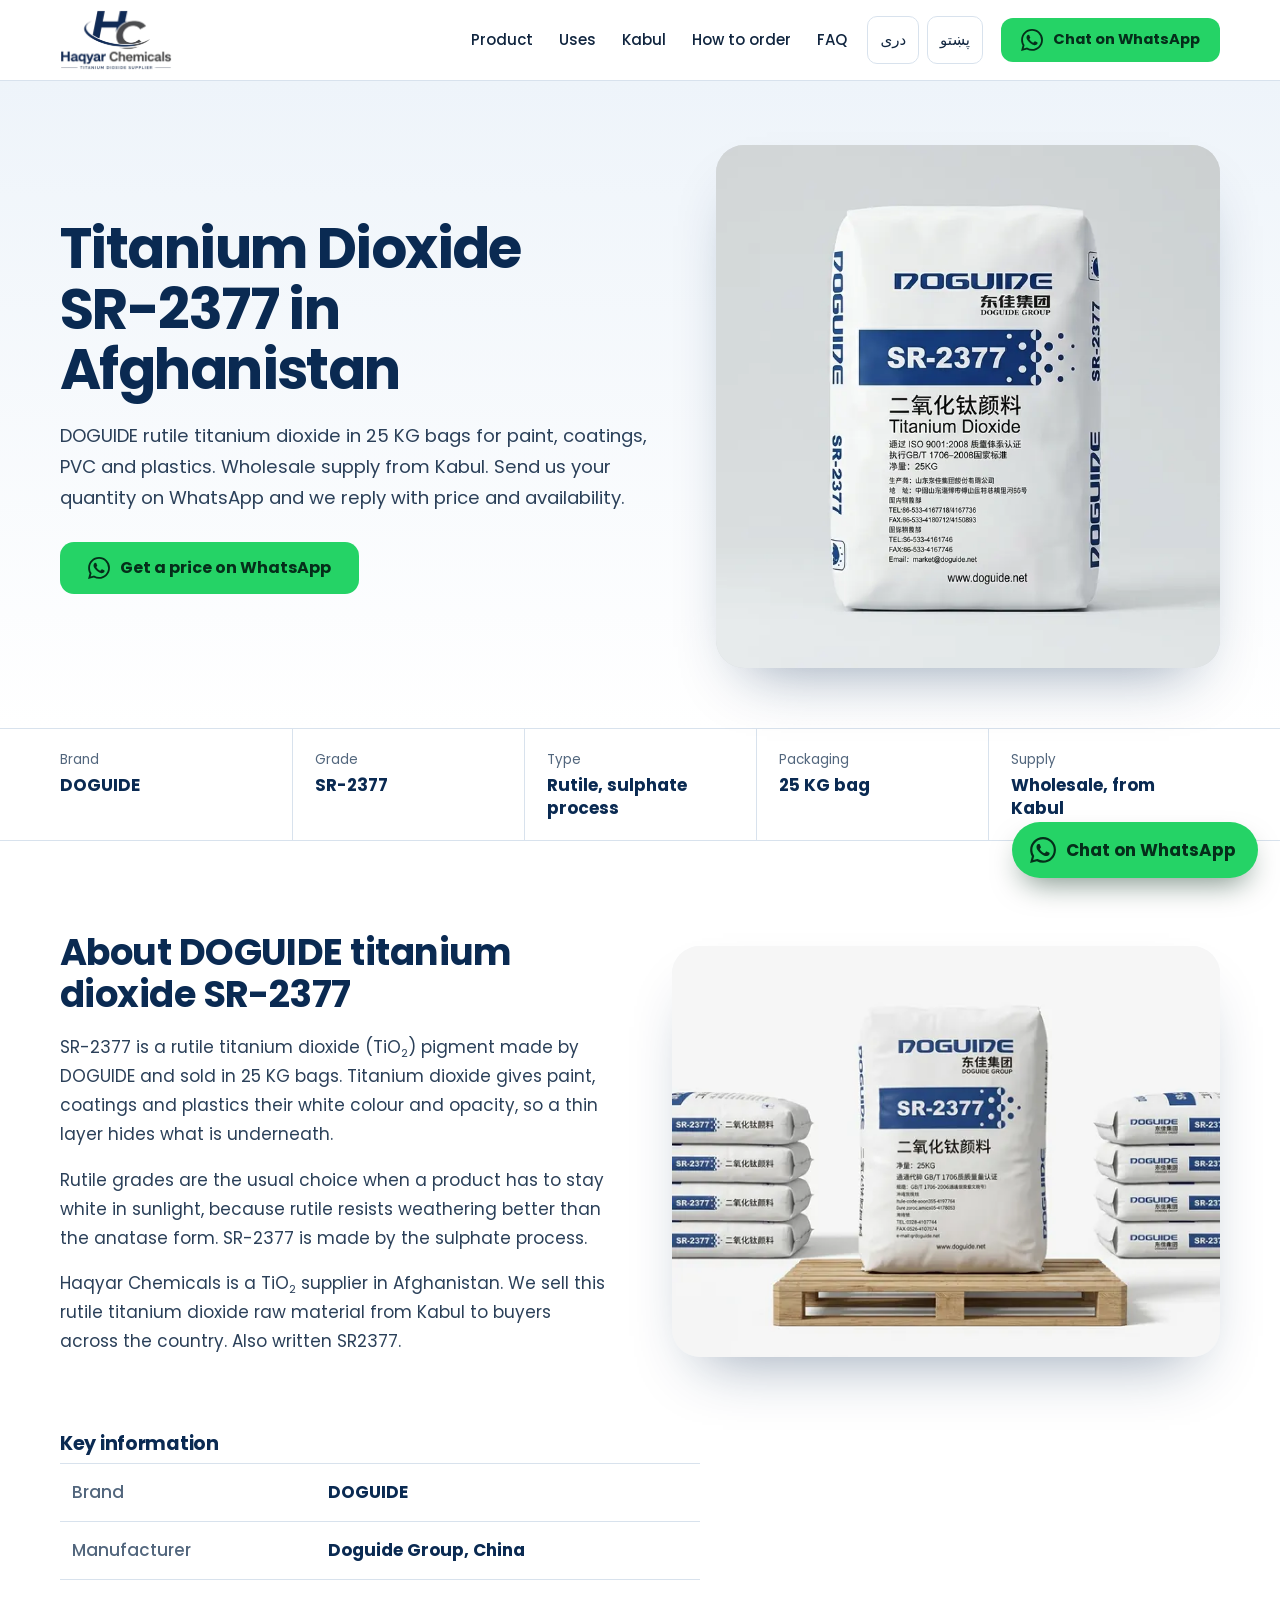
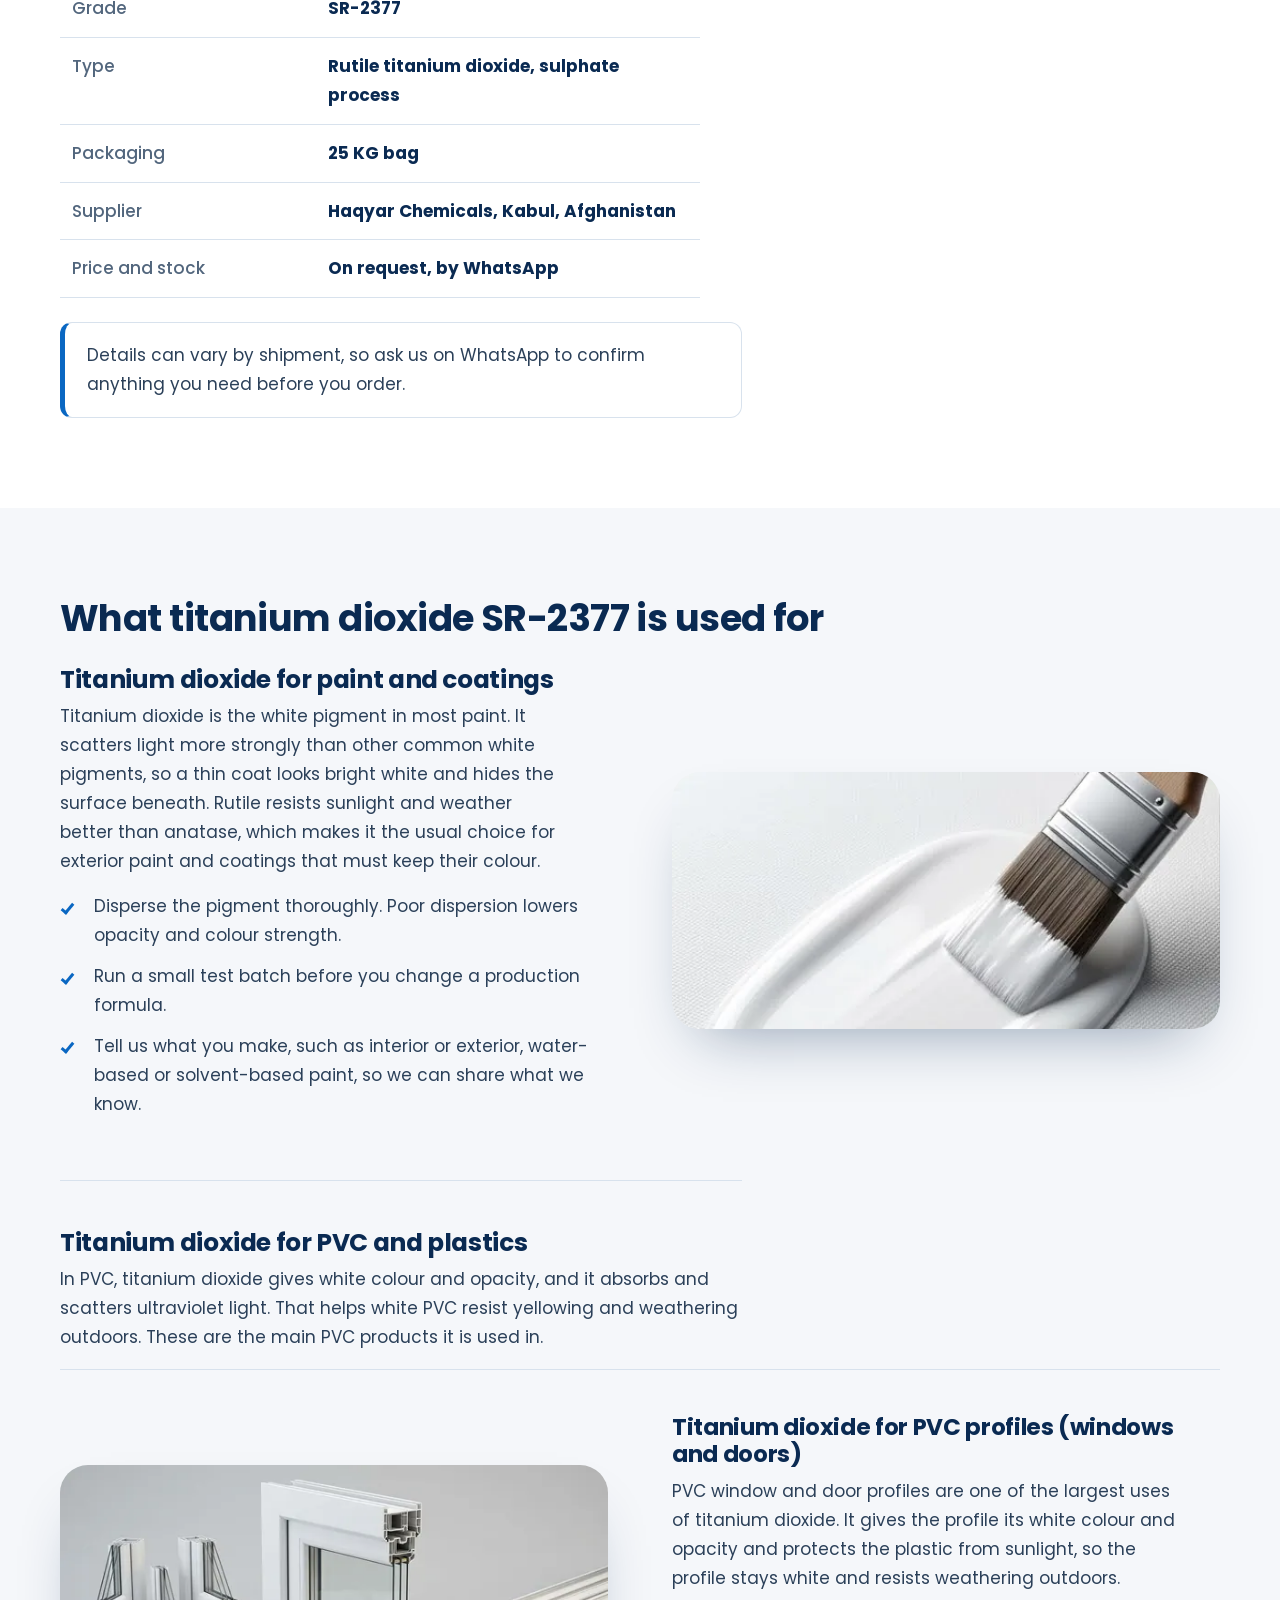
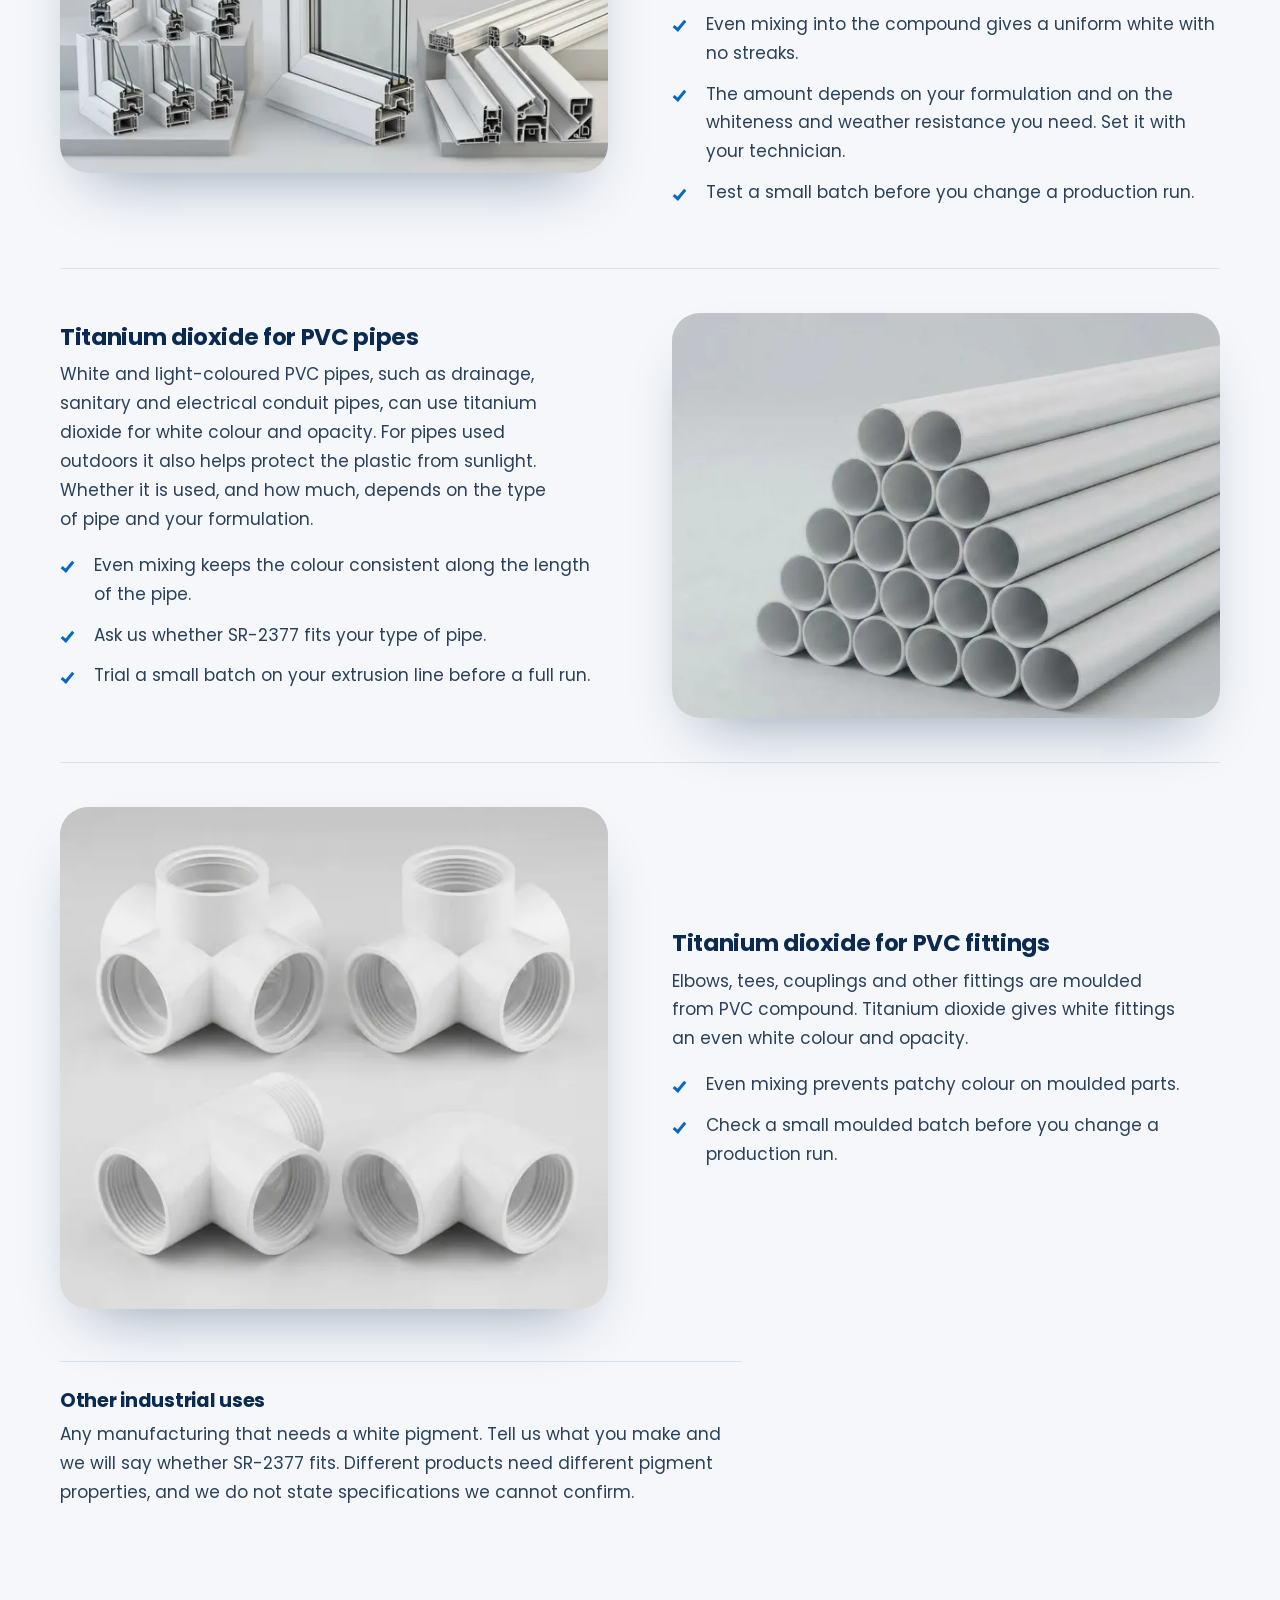
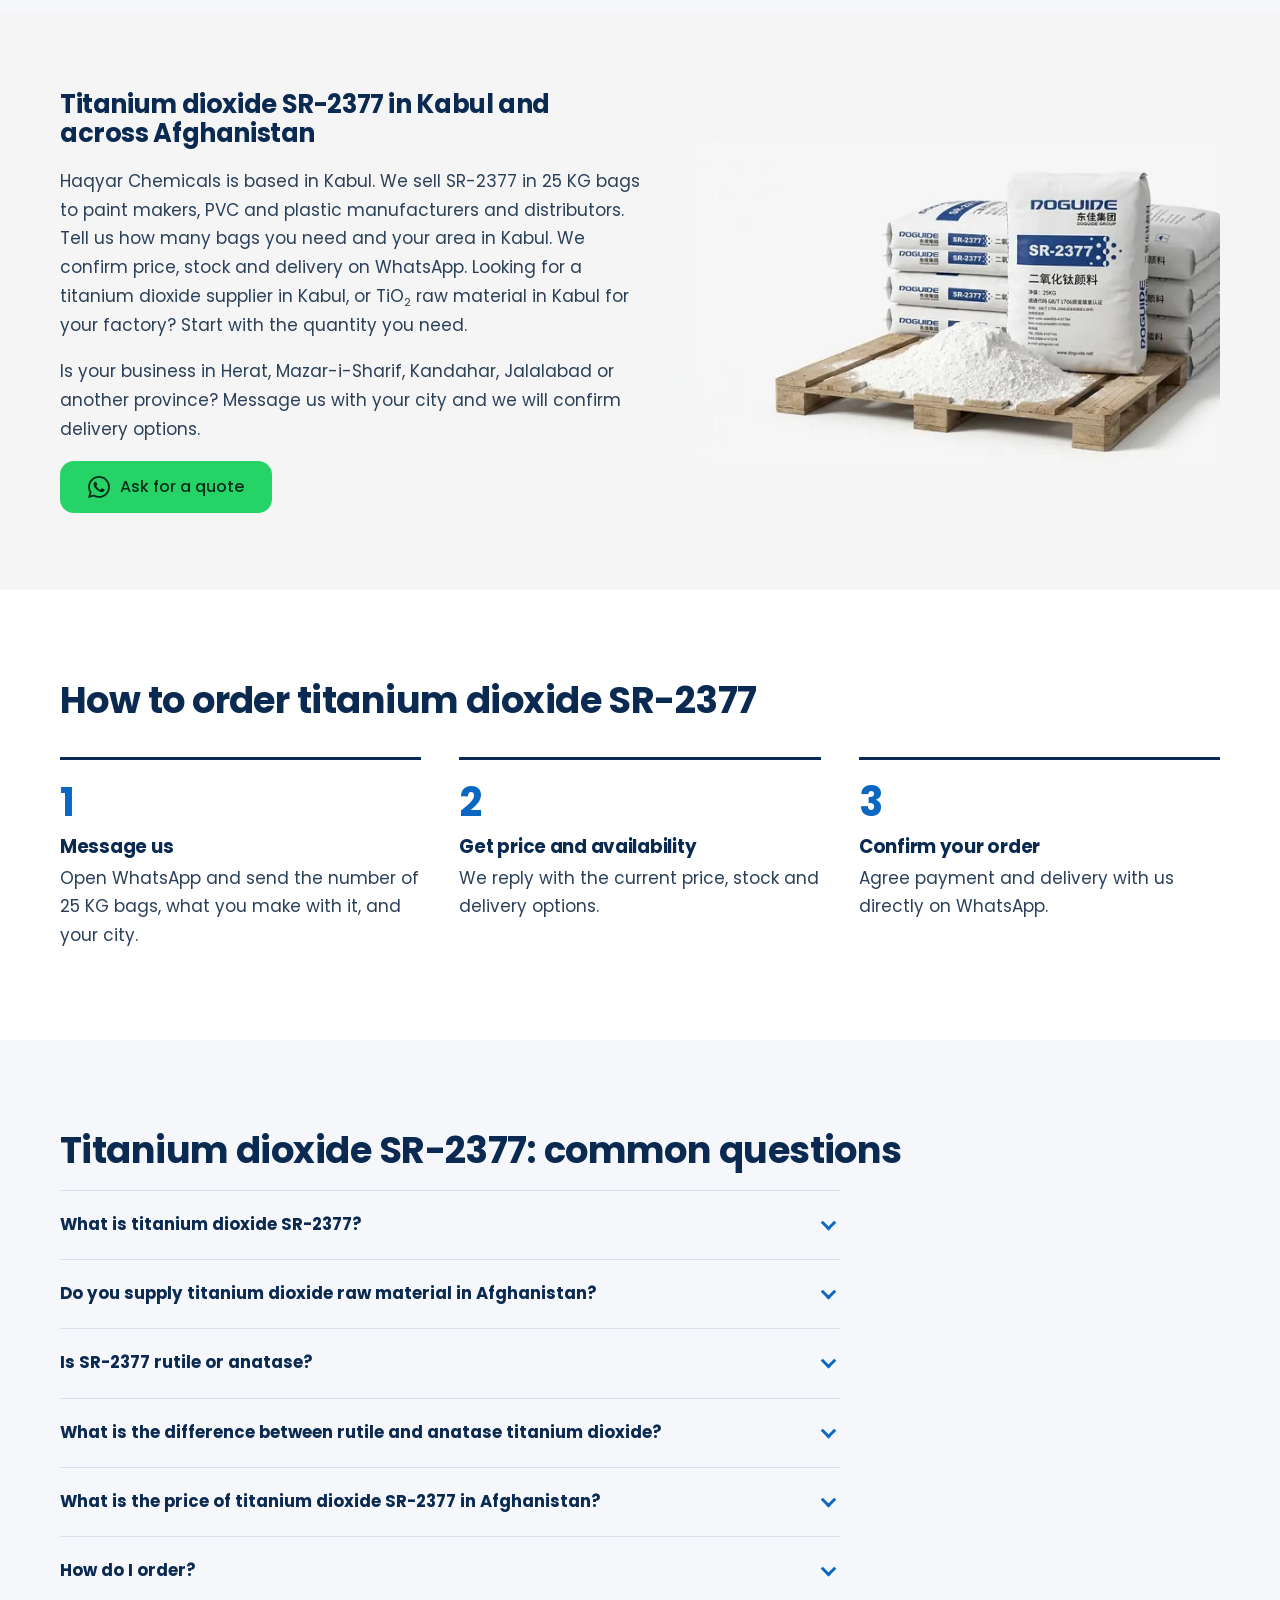
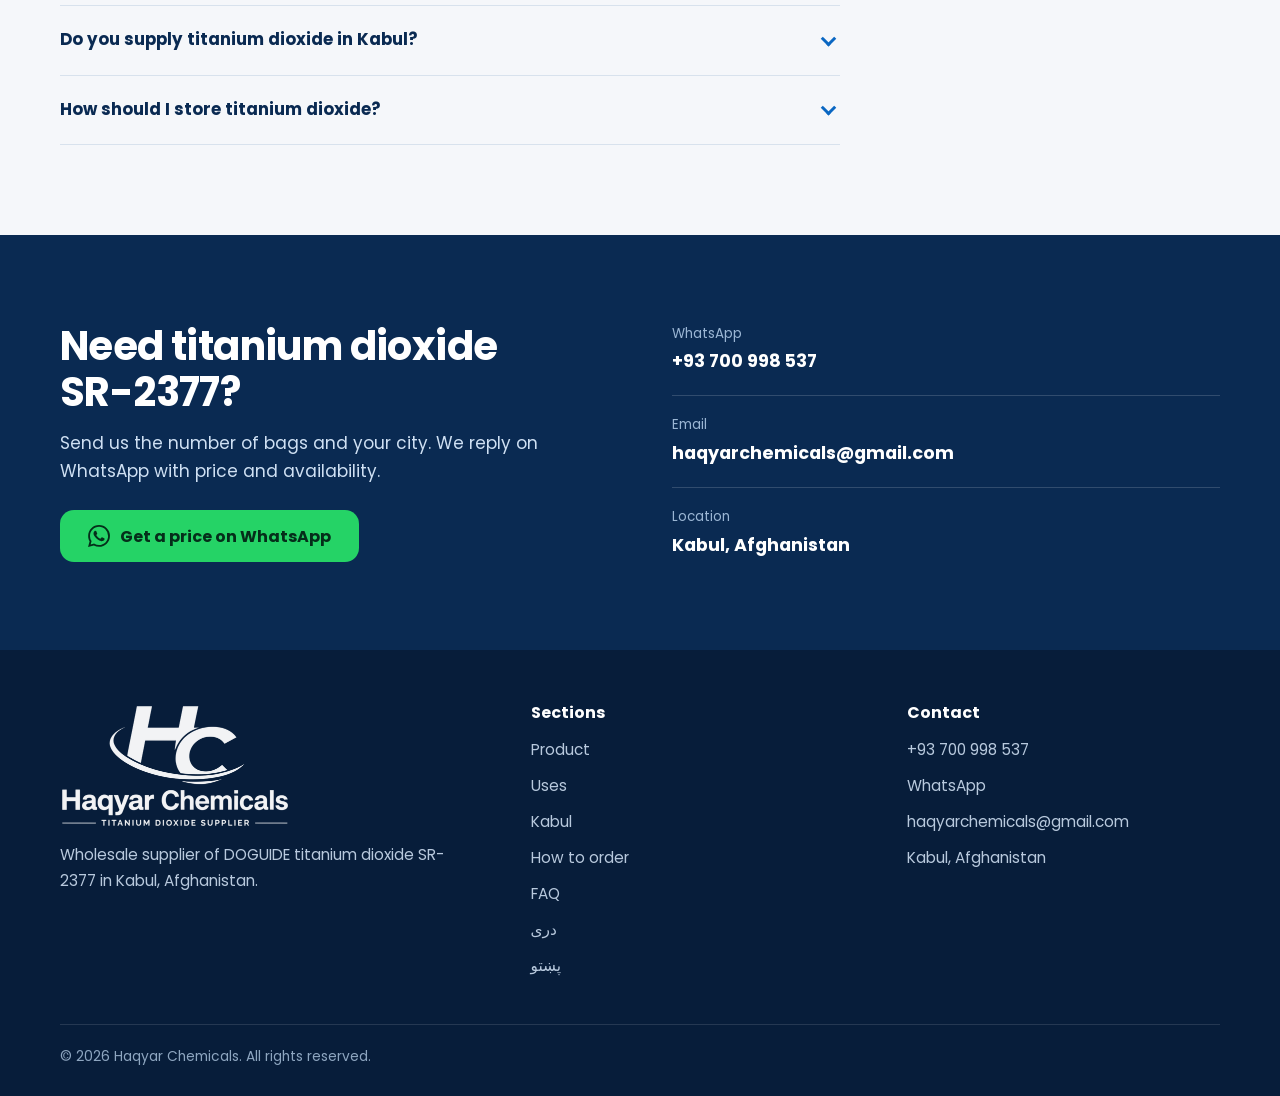
<file: index.html>
<!doctype html>
<html lang="en">
<head>
<!-- Google tag (gtag.js) -->
<script async src="https://www.googletagmanager.com/gtag/js?id=G-YHZMPL8646"></script>
<script>
  window.dataLayer = window.dataLayer || [];
  function gtag(){dataLayer.push(arguments);}
  gtag('js', new Date());

  gtag('config', 'G-YHZMPL8646');
</script>

<meta charset="utf-8">
<meta name="viewport" content="width=device-width, initial-scale=1">
<title>Titanium Dioxide SR-2377 in Afghanistan | Supplier in Kabul</title>
<meta name="description" content="Titanium dioxide supplier in Kabul, Afghanistan: DOGUIDE SR-2377 rutile TiO2 raw material, 25 KG bags for paint and PVC. Ask the price on WhatsApp.">
<link rel="canonical" href="https://haqyarchemicals.github.io/haqyar-chemicals/">
<link rel="alternate" hreflang="en" href="https://haqyarchemicals.github.io/haqyar-chemicals/">
<link rel="alternate" hreflang="fa-AF" href="https://haqyarchemicals.github.io/haqyar-chemicals/fa/">
<link rel="alternate" hreflang="ps-AF" href="https://haqyarchemicals.github.io/haqyar-chemicals/ps/">
<link rel="alternate" hreflang="x-default" href="https://haqyarchemicals.github.io/haqyar-chemicals/">
<meta name="theme-color" content="#0a2a52">
<meta property="og:type" content="website">
<meta property="og:site_name" content="Haqyar Chemicals">
<meta property="og:title" content="Titanium Dioxide SR-2377 in Afghanistan | Supplier in Kabul">
<meta property="og:description" content="Titanium dioxide supplier in Kabul, Afghanistan: DOGUIDE SR-2377 rutile TiO2 raw material, 25 KG bags for paint and PVC. Ask the price on WhatsApp.">
<meta property="og:url" content="https://haqyarchemicals.github.io/haqyar-chemicals/">
<meta property="og:image" content="https://haqyarchemicals.github.io/haqyar-chemicals/assets/og-image.jpg">
<meta property="og:image:width" content="1200"><meta property="og:image:height" content="630">
<meta property="og:image:alt" content="DOGUIDE Titanium Dioxide SR-2377 25 KG bag - Haqyar Chemicals, Kabul, Afghanistan">
<meta property="og:locale" content="en_US">
<meta name="twitter:card" content="summary_large_image">
<link rel="icon" href="favicon.ico" sizes="48x48">
<link rel="icon" type="image/png" sizes="192x192" href="assets/icon-192.png">
<link rel="apple-touch-icon" href="assets/apple-touch-icon.png">
<link rel="preload" href="assets/fonts/poppins-400.woff" as="font" type="font/woff" crossorigin>
<link rel="preload" href="assets/fonts/poppins-700.woff" as="font" type="font/woff" crossorigin>
<link rel="preload" as="image" type="image/webp" imagesrcset="assets/hero-sr2377-bag-480.webp 480w, assets/hero-sr2377-bag-740.webp 740w" imagesizes="(max-width: 900px) calc(100vw - 32px), 530px" fetchpriority="high">
<link rel="stylesheet" href="assets/style.css">
<script type="application/ld+json">{"@context":"https://schema.org","@type":"LocalBusiness","@id":"https://haqyarchemicals.github.io/haqyar-chemicals/#business","name":"Haqyar Chemicals","url":"https://haqyarchemicals.github.io/haqyar-chemicals/","logo":"https://haqyarchemicals.github.io/haqyar-chemicals/assets/logo-haqyar-chemicals.png","image":"https://haqyarchemicals.github.io/haqyar-chemicals/assets/og-image.jpg","description":"Wholesale supplier of DOGUIDE Titanium Dioxide SR-2377 (25 KG rutile titanium dioxide) in Kabul, Afghanistan.","telephone":"+93700998537","email":"haqyarchemicals@gmail.com","address":{"@type":"PostalAddress","addressLocality":"Kabul","addressCountry":"AF"},"areaServed":{"@type":"Country","name":"Afghanistan"}}</script>
<script type="application/ld+json">{"@context":"https://schema.org","@type":"WebSite","name":"Haqyar Chemicals","url":"https://haqyarchemicals.github.io/haqyar-chemicals/","inLanguage":"en"}</script>
<script type="application/ld+json">{"@context":"https://schema.org","@type":"WebPage","@id":"https://haqyarchemicals.github.io/haqyar-chemicals/#webpage","url":"https://haqyarchemicals.github.io/haqyar-chemicals/","name":"DOGUIDE Titanium Dioxide SR-2377","inLanguage":"en","description":"DOGUIDE SR-2377 is a rutile titanium dioxide pigment (sulphate process) in 25 KG bags for paint, coatings, PVC and plastics. Supplied wholesale by Haqyar Chemicals in Kabul, Afghanistan.","about":{"@type":"Thing","name":"DOGUIDE Titanium Dioxide SR-2377","description":"DOGUIDE SR-2377 is a rutile titanium dioxide pigment (sulphate process) in 25 KG bags for paint, coatings, PVC and plastics. Supplied wholesale by Haqyar Chemicals in Kabul, Afghanistan.","alternateName":["Titanium Dioxide Raw Material","TiO2 Supplier Afghanistan","Rutile Titanium Dioxide","Titanium Dioxide Supplier Kabul","TiO2 Raw Material Kabul"]},"keywords":"Titanium Dioxide Raw Material, Titanium Dioxide Afghanistan, TiO2 Supplier Afghanistan, Rutile Titanium Dioxide, Titanium Dioxide Kabul, TiO2 Raw Material Kabul, Titanium Dioxide Supplier Kabul, Titanium Dioxide SR-2377"}</script>
</head>
<body>
<a class="skip" href="#main">Skip to content</a>
<header class="site-header"><div class="wrap bar">
<a class="brand" href="index.html" aria-label="Haqyar Chemicals"><img src="assets/logo-haqyar-chemicals.png" width="460" height="247" alt="Haqyar Chemicals logo"></a>
<button class="nav-toggle" id="nav-toggle" type="button" aria-controls="nav" aria-expanded="false" aria-label="Menu"><svg viewBox="0 0 24 24" aria-hidden="true"><path d="M4 7h16M4 12h16M4 17h16"/></svg></button>
<nav class="nav" id="nav" aria-label="Main"><a href="#product">Product</a><a href="#uses">Uses</a><a href="#kabul">Kabul</a><a href="#order">How to order</a><a href="#faq">FAQ</a><a class="lang" href="fa/index.html" hreflang="fa-AF" lang="fa">دری</a><a class="lang" href="ps/index.html" hreflang="ps-AF" lang="ps">پښتو</a></nav>
<a class="btn btn-wa btn-sm header-cta" href="https://wa.me/93700998537?text=Hello%20Haqyar%20Chemicals%2C%20I%20would%20like%20the%20price%20and%20availability%20of%20Titanium%20Dioxide%20SR-2377%20%2825%20KG%20bag%29.%0AQuantity%20%28bags%29%3A%20%0AWhat%20I%20make%3A%20%0ACity%3A%20" rel="noopener"><svg viewBox="0 0 24 24" aria-hidden="true"><path d="M17.472 14.382c-.297-.149-1.758-.867-2.03-.967-.273-.099-.471-.148-.67.15-.197.297-.767.966-.94 1.164-.173.199-.347.223-.644.075-.297-.15-1.255-.463-2.39-1.475-.883-.788-1.48-1.761-1.653-2.059-.173-.297-.018-.458.13-.606.134-.133.298-.347.446-.52.149-.174.198-.298.298-.497.099-.198.05-.371-.025-.52-.075-.149-.669-1.612-.916-2.207-.242-.579-.487-.5-.669-.51-.173-.008-.371-.01-.57-.01-.198 0-.52.074-.792.372-.272.297-1.04 1.016-1.04 2.479 0 1.462 1.065 2.875 1.213 3.074.149.198 2.096 3.2 5.077 4.487.709.306 1.262.489 1.694.625.712.227 1.36.195 1.871.118.571-.085 1.758-.719 2.006-1.413.248-.694.248-1.289.173-1.413-.074-.124-.272-.198-.57-.347m-5.421 7.403h-.004a9.87 9.87 0 01-5.031-1.378l-.361-.214-3.741.982.998-3.648-.235-.374a9.86 9.86 0 01-1.51-5.26c.001-5.45 4.436-9.884 9.888-9.884 2.64 0 5.122 1.03 6.988 2.898a9.825 9.825 0 012.893 6.994c-.003 5.45-4.437 9.884-9.885 9.884m8.413-18.297A11.815 11.815 0 0012.05 0C5.495 0 .16 5.335.157 11.892c0 2.096.547 4.142 1.588 5.945L.057 24l6.305-1.654a11.882 11.882 0 005.683 1.448h.005c6.554 0 11.89-5.335 11.893-11.893a11.821 11.821 0 00-3.48-8.413Z"/></svg><span>Chat on WhatsApp</span></a>
</div></header>
<main id="main">

<section class="hero"><div class="wrap hero-grid">
<div class="hero-copy">
<h1>Titanium Dioxide <span class="nw">SR-2377</span> in Afghanistan</h1>
<p class="lead">DOGUIDE rutile titanium dioxide in 25 KG bags for paint, coatings, PVC and plastics. Wholesale supply from Kabul. Send us your quantity on WhatsApp and we reply with price and availability.</p>
<div class="actions"><a class="btn btn-wa " href="https://wa.me/93700998537?text=Hello%20Haqyar%20Chemicals%2C%20I%20would%20like%20the%20price%20and%20availability%20of%20Titanium%20Dioxide%20SR-2377%20%2825%20KG%20bag%29.%0AQuantity%20%28bags%29%3A%20%0AWhat%20I%20make%3A%20%0ACity%3A%20" rel="noopener"><svg viewBox="0 0 24 24" aria-hidden="true"><path d="M17.472 14.382c-.297-.149-1.758-.867-2.03-.967-.273-.099-.471-.148-.67.15-.197.297-.767.966-.94 1.164-.173.199-.347.223-.644.075-.297-.15-1.255-.463-2.39-1.475-.883-.788-1.48-1.761-1.653-2.059-.173-.297-.018-.458.13-.606.134-.133.298-.347.446-.52.149-.174.198-.298.298-.497.099-.198.05-.371-.025-.52-.075-.149-.669-1.612-.916-2.207-.242-.579-.487-.5-.669-.51-.173-.008-.371-.01-.57-.01-.198 0-.52.074-.792.372-.272.297-1.04 1.016-1.04 2.479 0 1.462 1.065 2.875 1.213 3.074.149.198 2.096 3.2 5.077 4.487.709.306 1.262.489 1.694.625.712.227 1.36.195 1.871.118.571-.085 1.758-.719 2.006-1.413.248-.694.248-1.289.173-1.413-.074-.124-.272-.198-.57-.347m-5.421 7.403h-.004a9.87 9.87 0 01-5.031-1.378l-.361-.214-3.741.982.998-3.648-.235-.374a9.86 9.86 0 01-1.51-5.26c.001-5.45 4.436-9.884 9.888-9.884 2.64 0 5.122 1.03 6.988 2.898a9.825 9.825 0 012.893 6.994c-.003 5.45-4.437 9.884-9.885 9.884m8.413-18.297A11.815 11.815 0 0012.05 0C5.495 0 .16 5.335.157 11.892c0 2.096.547 4.142 1.588 5.945L.057 24l6.305-1.654a11.882 11.882 0 005.683 1.448h.005c6.554 0 11.89-5.335 11.893-11.893a11.821 11.821 0 00-3.48-8.413Z"/></svg><span>Get a price on WhatsApp</span></a></div>
</div>
<div class="hero-photo"><picture><source type="image/webp" srcset="assets/hero-sr2377-bag-480.webp 480w, assets/hero-sr2377-bag-740.webp 740w" sizes="(max-width: 900px) calc(100vw - 32px), 530px"><img src="assets/hero-sr2377-bag-740.jpg" srcset="assets/hero-sr2377-bag-480.jpg 480w, assets/hero-sr2377-bag-740.jpg 740w" sizes="(max-width: 900px) calc(100vw - 32px), 530px" width="740" height="768" alt="DOGUIDE Titanium Dioxide SR-2377 25 KG bag, rutile TiO2 supplied in Afghanistan by Haqyar Chemicals" fetchpriority="high"></picture></div>
</div></section>
<div class="specs"><div class="wrap"><dl><div><dt>Brand</dt><dd>DOGUIDE</dd></div><div><dt>Grade</dt><dd><span class="nw">SR-2377</span></dd></div><div><dt>Type</dt><dd>Rutile, sulphate process</dd></div><div><dt>Packaging</dt><dd>25 KG bag</dd></div><div><dt>Supply</dt><dd>Wholesale, from Kabul</dd></div></dl></div></div>

<section class="block" id="product"><div class="wrap">
<div class="split">
<div class="prose">
<h2>About DOGUIDE titanium dioxide <span class="nw">SR-2377</span></h2>
<p><span class="nw">SR-2377</span> is a rutile titanium dioxide (TiO<sub>2</sub>) pigment made by DOGUIDE and sold in 25 KG bags. Titanium dioxide gives paint, coatings and plastics their white colour and opacity, so a thin layer hides what is underneath.</p>
<p>Rutile grades are the usual choice when a product has to stay white in sunlight, because rutile resists weathering better than the anatase form. <span class="nw">SR-2377</span> is made by the sulphate process.</p>
<p>Haqyar Chemicals is a TiO<sub>2</sub> supplier in Afghanistan. We sell this rutile titanium dioxide raw material from Kabul to buyers across the country. Also written SR2377.</p>
</div>
<div class="frame"><picture><source type="image/webp" srcset="assets/sr2377-bags-on-pallet-600.webp 600w, assets/sr2377-bags-on-pallet-1000.webp 1000w" sizes="(max-width: 900px) calc(100vw - 32px), 540px"><img src="assets/sr2377-bags-on-pallet-1000.jpg" srcset="assets/sr2377-bags-on-pallet-600.jpg 600w, assets/sr2377-bags-on-pallet-1000.jpg 1000w" sizes="(max-width: 900px) calc(100vw - 32px), 540px" width="1000" height="750" alt="DOGUIDE titanium dioxide SR-2377 25 KG bags, one on a wooden pallet with more bags stacked either side" loading="lazy" decoding="async"></picture></div>
</div>
<div class="sub-block">
<h3>Key information</h3>
<table class="spec-table"><tr><th scope="row">Brand</th><td>DOGUIDE</td></tr><tr><th scope="row">Manufacturer</th><td>Doguide Group, China</td></tr><tr><th scope="row">Grade</th><td><span class="nw">SR-2377</span></td></tr><tr><th scope="row">Type</th><td>Rutile titanium dioxide, sulphate process</td></tr><tr><th scope="row">Packaging</th><td>25 KG bag</td></tr><tr><th scope="row">Supplier</th><td>Haqyar Chemicals, Kabul, Afghanistan</td></tr><tr><th scope="row">Price and stock</th><td>On request, by WhatsApp</td></tr></table>
<div class="note" style="margin-top:24px"><p>Details can vary by shipment, so ask us on WhatsApp to confirm anything you need before you order.</p></div>
</div>
</div></section>

<section class="block mist" id="uses"><div class="wrap">
<h2>What titanium dioxide <span class="nw">SR-2377</span> is used for</h2>
<div class="use split" id="paint">
<div class="prose"><h3>Titanium dioxide for paint and coatings</h3>
<p>Titanium dioxide is the white pigment in most paint. It scatters light more strongly than other common white pigments, so a thin coat looks bright white and hides the surface beneath. Rutile resists sunlight and weather better than anatase, which makes it the usual choice for exterior paint and coatings that must keep their colour.</p>
<ul class="ticks"><li>Disperse the pigment thoroughly. Poor dispersion lowers opacity and colour strength.</li><li>Run a small test batch before you change a production formula.</li><li>Tell us what you make, such as interior or exterior, water-based or solvent-based paint, so we can share what we know.</li></ul></div>
<div class="frame"><picture><source type="image/webp" srcset="assets/titanium-dioxide-paint-coatings-512.webp 512w" sizes="(max-width: 900px) calc(100vw - 32px), 540px"><img src="assets/titanium-dioxide-paint-coatings-512.jpg" srcset="assets/titanium-dioxide-paint-coatings-512.jpg 512w" sizes="(max-width: 900px) calc(100vw - 32px), 540px" width="512" height="240" alt="White paint applied with a brush, illustrating titanium dioxide pigment in paint and coatings" loading="lazy" decoding="async"></picture></div>
</div>
<div id="pvc">
<div class="sub-intro prose"><h3>Titanium dioxide for PVC and plastics</h3>
<p>In PVC, titanium dioxide gives white colour and opacity, and it absorbs and scatters ultraviolet light. That helps white PVC resist yellowing and weathering outdoors. These are the main PVC products it is used in.</p></div>
<div class="use split flip" id="pvc-profile">
<div class="prose"><h4>Titanium dioxide for PVC profiles (windows and doors)</h4>
<p>PVC window and door profiles are one of the largest uses of titanium dioxide. It gives the profile its white colour and opacity and protects the plastic from sunlight, so the profile stays white and resists weathering outdoors.</p>
<ul class="ticks"><li>Even mixing into the compound gives a uniform white with no streaks.</li><li>The amount depends on your formulation and on the whiteness and weather resistance you need. Set it with your technician.</li><li>Test a small batch before you change a production run.</li></ul></div>
<div class="frame"><picture><source type="image/webp" srcset="assets/pvc-profiles-600.webp 600w, assets/pvc-profiles-1000.webp 1000w" sizes="(max-width: 900px) calc(100vw - 32px), 540px"><img src="assets/pvc-profiles-1000.jpg" srcset="assets/pvc-profiles-600.jpg 600w, assets/pvc-profiles-1000.jpg 1000w" sizes="(max-width: 900px) calc(100vw - 32px), 540px" width="1000" height="561" alt="White PVC window profiles and a window frame cross-section, made with titanium dioxide pigment" loading="lazy" decoding="async"></picture></div>
</div>
<div class="use split" id="pvc-pipes">
<div class="prose"><h4>Titanium dioxide for PVC pipes</h4>
<p>White and light-coloured PVC pipes, such as drainage, sanitary and electrical conduit pipes, can use titanium dioxide for white colour and opacity. For pipes used outdoors it also helps protect the plastic from sunlight. Whether it is used, and how much, depends on the type of pipe and your formulation.</p>
<ul class="ticks"><li>Even mixing keeps the colour consistent along the length of the pipe.</li><li>Ask us whether <span class="nw">SR-2377</span> fits your type of pipe.</li><li>Trial a small batch on your extrusion line before a full run.</li></ul></div>
<div class="frame"><picture><source type="image/webp" srcset="assets/pvc-pipes-520.webp 520w, assets/pvc-pipes-777.webp 777w" sizes="(max-width: 900px) calc(100vw - 32px), 540px"><img src="assets/pvc-pipes-777.jpg" srcset="assets/pvc-pipes-520.jpg 520w, assets/pvc-pipes-777.jpg 777w" sizes="(max-width: 900px) calc(100vw - 32px), 540px" width="777" height="574" alt="Stack of white PVC pipes, a product that can use titanium dioxide pigment" loading="lazy" decoding="async"></picture></div>
</div>
<div class="use split flip" id="pvc-fittings">
<div class="prose"><h4>Titanium dioxide for PVC fittings</h4>
<p>Elbows, tees, couplings and other fittings are moulded from PVC compound. Titanium dioxide gives white fittings an even white colour and opacity.</p>
<ul class="ticks"><li>Even mixing prevents patchy colour on moulded parts.</li><li>Check a small moulded batch before you change a production run.</li></ul></div>
<div class="frame"><picture><source type="image/webp" srcset="assets/pvc-fittings-560.webp 560w, assets/pvc-fittings-900.webp 900w" sizes="(max-width: 900px) calc(100vw - 32px), 540px"><img src="assets/pvc-fittings-900.jpg" srcset="assets/pvc-fittings-560.jpg 560w, assets/pvc-fittings-900.jpg 900w" sizes="(max-width: 900px) calc(100vw - 32px), 540px" width="900" height="824" alt="White PVC fittings: elbows and tees, made with titanium dioxide pigment" loading="lazy" decoding="async"></picture></div>
</div>
</div>
<div class="other-use prose"><h3>Other industrial uses</h3>
<p>Any manufacturing that needs a white pigment. Tell us what you make and we will say whether <span class="nw">SR-2377</span> fits. Different products need different pigment properties, and we do not state specifications we cannot confirm.</p></div>
</div></section>

<section class="band" id="kabul"><div class="wrap split">
<div class="band-copy prose">
<h2>Titanium dioxide <span class="nw">SR-2377</span> in Kabul and across Afghanistan</h2>
<p>Haqyar Chemicals is based in Kabul. We sell <span class="nw">SR-2377</span> in 25 KG bags to paint makers, PVC and plastic manufacturers and distributors. Tell us how many bags you need and your area in Kabul. We confirm price, stock and delivery on WhatsApp. Looking for a titanium dioxide supplier in Kabul, or TiO<sub>2</sub> raw material in Kabul for your factory? Start with the quantity you need.</p>
<p>Is your business in Herat, Mazar-i-Sharif, Kandahar, Jalalabad or another province? Message us with your city and we will confirm delivery options.</p>
<div class="actions"><a class="btn btn-wa " href="https://wa.me/93700998537?text=Hello%20Haqyar%20Chemicals%2C%20I%20would%20like%20the%20price%20and%20availability%20of%20Titanium%20Dioxide%20SR-2377%20%2825%20KG%20bag%29.%0AQuantity%20%28bags%29%3A%20%0AWhat%20I%20make%3A%20%0ACity%3A%20" rel="noopener"><svg viewBox="0 0 24 24" aria-hidden="true"><path d="M17.472 14.382c-.297-.149-1.758-.867-2.03-.967-.273-.099-.471-.148-.67.15-.197.297-.767.966-.94 1.164-.173.199-.347.223-.644.075-.297-.15-1.255-.463-2.39-1.475-.883-.788-1.48-1.761-1.653-2.059-.173-.297-.018-.458.13-.606.134-.133.298-.347.446-.52.149-.174.198-.298.298-.497.099-.198.05-.371-.025-.52-.075-.149-.669-1.612-.916-2.207-.242-.579-.487-.5-.669-.51-.173-.008-.371-.01-.57-.01-.198 0-.52.074-.792.372-.272.297-1.04 1.016-1.04 2.479 0 1.462 1.065 2.875 1.213 3.074.149.198 2.096 3.2 5.077 4.487.709.306 1.262.489 1.694.625.712.227 1.36.195 1.871.118.571-.085 1.758-.719 2.006-1.413.248-.694.248-1.289.173-1.413-.074-.124-.272-.198-.57-.347m-5.421 7.403h-.004a9.87 9.87 0 01-5.031-1.378l-.361-.214-3.741.982.998-3.648-.235-.374a9.86 9.86 0 01-1.51-5.26c.001-5.45 4.436-9.884 9.888-9.884 2.64 0 5.122 1.03 6.988 2.898a9.825 9.825 0 012.893 6.994c-.003 5.45-4.437 9.884-9.885 9.884m8.413-18.297A11.815 11.815 0 0012.05 0C5.495 0 .16 5.335.157 11.892c0 2.096.547 4.142 1.588 5.945L.057 24l6.305-1.654a11.882 11.882 0 005.683 1.448h.005c6.554 0 11.89-5.335 11.893-11.893a11.821 11.821 0 00-3.48-8.413Z"/></svg><span>Ask for a quote</span></a></div>
</div>
<div><picture><source type="image/webp" srcset="assets/sr2377-wholesale-supply-640.webp 640w, assets/sr2377-wholesale-supply-1100.webp 1100w" sizes="(max-width: 900px) calc(100vw - 32px), 600px"><img src="assets/sr2377-wholesale-supply-1100.jpg" srcset="assets/sr2377-wholesale-supply-640.jpg 640w, assets/sr2377-wholesale-supply-1100.jpg 1100w" sizes="(max-width: 900px) calc(100vw - 32px), 600px" width="1100" height="614" alt="Stacked 25 KG bags of DOGUIDE titanium dioxide SR-2377 beside a pile of white pigment powder on a pallet" loading="lazy" decoding="async"></picture></div>
</div></section>

<section class="block" id="order"><div class="wrap">
<h2>How to order titanium dioxide <span class="nw">SR-2377</span></h2>
<ol class="steps"><li><h3>Message us</h3><p>Open WhatsApp and send the number of 25 KG bags, what you make with it, and your city.</p></li><li><h3>Get price and availability</h3><p>We reply with the current price, stock and delivery options.</p></li><li><h3>Confirm your order</h3><p>Agree payment and delivery with us directly on WhatsApp.</p></li></ol>
</div></section>

<section class="block mist" id="faq"><div class="wrap">
<h2>Titanium dioxide <span class="nw">SR-2377</span>: common questions</h2>
<div class="faq"><details><summary>What is titanium dioxide <span class="nw">SR-2377</span>?</summary><p><span class="nw">SR-2377</span> is a rutile titanium dioxide (TiO<sub>2</sub>) white pigment made by DOGUIDE. It gives paint, coatings and plastics their white colour and opacity. Haqyar Chemicals supplies it in 25 KG bags from Kabul.</p></details><details><summary>Do you supply titanium dioxide raw material in Afghanistan?</summary><p>Yes. Haqyar Chemicals is a TiO<sub>2</sub> supplier in Afghanistan. We supply DOGUIDE <span class="nw">SR-2377</span> rutile titanium dioxide as a raw material for paint, coatings, PVC and plastics, from Kabul to buyers across Afghanistan.</p></details><details><summary>Is <span class="nw">SR-2377</span> rutile or anatase?</summary><p><span class="nw">SR-2377</span> is a rutile grade, made by the sulphate process.</p></details><details><summary>What is the difference between rutile and anatase titanium dioxide?</summary><p>Both are crystal forms of TiO<sub>2</sub>. Rutile gives strong opacity and resists sunlight and weather better, so it is the usual choice for exterior paint and for plastics such as PVC. Anatase is less durable in sunlight.</p></details><details><summary>What is the price of titanium dioxide <span class="nw">SR-2377</span> in Afghanistan?</summary><p>The price depends on the quantity and on current stock, so we do not list a fixed price. Send the number of bags you need on WhatsApp and we reply with a quote.</p></details><details><summary>How do I order?</summary><p>Open WhatsApp, send the number of 25 KG bags you need and your city, and we reply with price and availability.</p></details><details><summary>Do you supply titanium dioxide in Kabul?</summary><p>Yes. Haqyar Chemicals is based in Kabul. See <a href="#kabul">titanium dioxide <span class="nw">SR-2377</span> in Kabul</a>.</p></details><details><summary>How should I store titanium dioxide?</summary><p>Keep the bags closed, off the floor and dry. Avoid making dust when you open the bag and pour the powder, and wear a dust mask if dust is present.</p></details></div>
</div></section>

<section class="cta" id="contact"><div class="wrap split">
<div><h2>Need titanium dioxide <span class="nw">SR-2377</span>?</h2><p>Send us the number of bags and your city. We reply on WhatsApp with price and availability.</p><div class="actions"><a class="btn btn-wa " href="https://wa.me/93700998537?text=Hello%20Haqyar%20Chemicals%2C%20I%20would%20like%20the%20price%20and%20availability%20of%20Titanium%20Dioxide%20SR-2377%20%2825%20KG%20bag%29.%0AQuantity%20%28bags%29%3A%20%0AWhat%20I%20make%3A%20%0ACity%3A%20" rel="noopener"><svg viewBox="0 0 24 24" aria-hidden="true"><path d="M17.472 14.382c-.297-.149-1.758-.867-2.03-.967-.273-.099-.471-.148-.67.15-.197.297-.767.966-.94 1.164-.173.199-.347.223-.644.075-.297-.15-1.255-.463-2.39-1.475-.883-.788-1.48-1.761-1.653-2.059-.173-.297-.018-.458.13-.606.134-.133.298-.347.446-.52.149-.174.198-.298.298-.497.099-.198.05-.371-.025-.52-.075-.149-.669-1.612-.916-2.207-.242-.579-.487-.5-.669-.51-.173-.008-.371-.01-.57-.01-.198 0-.52.074-.792.372-.272.297-1.04 1.016-1.04 2.479 0 1.462 1.065 2.875 1.213 3.074.149.198 2.096 3.2 5.077 4.487.709.306 1.262.489 1.694.625.712.227 1.36.195 1.871.118.571-.085 1.758-.719 2.006-1.413.248-.694.248-1.289.173-1.413-.074-.124-.272-.198-.57-.347m-5.421 7.403h-.004a9.87 9.87 0 01-5.031-1.378l-.361-.214-3.741.982.998-3.648-.235-.374a9.86 9.86 0 01-1.51-5.26c.001-5.45 4.436-9.884 9.888-9.884 2.64 0 5.122 1.03 6.988 2.898a9.825 9.825 0 012.893 6.994c-.003 5.45-4.437 9.884-9.885 9.884m8.413-18.297A11.815 11.815 0 0012.05 0C5.495 0 .16 5.335.157 11.892c0 2.096.547 4.142 1.588 5.945L.057 24l6.305-1.654a11.882 11.882 0 005.683 1.448h.005c6.554 0 11.89-5.335 11.893-11.893a11.821 11.821 0 00-3.48-8.413Z"/></svg><span>Get a price on WhatsApp</span></a></div></div>
<ul class="contact-list">
<li><small>WhatsApp</small><a href="https://wa.me/93700998537?text=Hello%20Haqyar%20Chemicals%2C%20I%20would%20like%20the%20price%20and%20availability%20of%20Titanium%20Dioxide%20SR-2377%20%2825%20KG%20bag%29.%0AQuantity%20%28bags%29%3A%20%0AWhat%20I%20make%3A%20%0ACity%3A%20" rel="noopener"><span dir="ltr">+93 700 998 537</span></a></li>
<li><small>Email</small><a href="mailto:haqyarchemicals@gmail.com">haqyarchemicals@gmail.com</a></li>
<li><small>Location</small><span>Kabul, Afghanistan</span></li>
</ul></div></section>

</main>
<footer class="site-footer"><div class="wrap">
<div class="foot-grid">
<div><img class="foot-logo" src="assets/logo-haqyar-chemicals.png" width="460" height="247" alt="Haqyar Chemicals" loading="lazy"><p>Wholesale supplier of DOGUIDE titanium dioxide SR-2377 in Kabul, Afghanistan.</p></div>
<div><h2>Sections</h2><ul><li><a href="#product">Product</a></li><li><a href="#uses">Uses</a></li><li><a href="#kabul">Kabul</a></li><li><a href="#order">How to order</a></li><li><a href="#faq">FAQ</a></li><li><a href="fa/index.html" hreflang="fa-AF" lang="fa">دری</a></li><li><a href="ps/index.html" hreflang="ps-AF" lang="ps">پښتو</a></li></ul></div>
<div><h2>Contact</h2><ul><li><a href="https://wa.me/93700998537?text=Hello%20Haqyar%20Chemicals%2C%20I%20would%20like%20the%20price%20and%20availability%20of%20Titanium%20Dioxide%20SR-2377%20%2825%20KG%20bag%29.%0AQuantity%20%28bags%29%3A%20%0AWhat%20I%20make%3A%20%0ACity%3A%20" rel="noopener"><span dir="ltr">+93 700 998 537</span></a></li><li><a href="https://wa.me/93700998537?text=Hello%20Haqyar%20Chemicals%2C%20I%20would%20like%20the%20price%20and%20availability%20of%20Titanium%20Dioxide%20SR-2377%20%2825%20KG%20bag%29.%0AQuantity%20%28bags%29%3A%20%0AWhat%20I%20make%3A%20%0ACity%3A%20" rel="noopener">WhatsApp</a></li><li><a href="mailto:haqyarchemicals@gmail.com">haqyarchemicals@gmail.com</a></li><li>Kabul, Afghanistan</li></ul></div>
</div>
<p class="foot-bottom">© 2026 Haqyar Chemicals. All rights reserved.</p>
</div></footer>
<a class="wa-float" href="https://wa.me/93700998537?text=Hello%20Haqyar%20Chemicals%2C%20I%20would%20like%20the%20price%20and%20availability%20of%20Titanium%20Dioxide%20SR-2377%20%2825%20KG%20bag%29.%0AQuantity%20%28bags%29%3A%20%0AWhat%20I%20make%3A%20%0ACity%3A%20" rel="noopener" aria-label="Chat on WhatsApp"><svg viewBox="0 0 24 24" aria-hidden="true"><path d="M17.472 14.382c-.297-.149-1.758-.867-2.03-.967-.273-.099-.471-.148-.67.15-.197.297-.767.966-.94 1.164-.173.199-.347.223-.644.075-.297-.15-1.255-.463-2.39-1.475-.883-.788-1.48-1.761-1.653-2.059-.173-.297-.018-.458.13-.606.134-.133.298-.347.446-.52.149-.174.198-.298.298-.497.099-.198.05-.371-.025-.52-.075-.149-.669-1.612-.916-2.207-.242-.579-.487-.5-.669-.51-.173-.008-.371-.01-.57-.01-.198 0-.52.074-.792.372-.272.297-1.04 1.016-1.04 2.479 0 1.462 1.065 2.875 1.213 3.074.149.198 2.096 3.2 5.077 4.487.709.306 1.262.489 1.694.625.712.227 1.36.195 1.871.118.571-.085 1.758-.719 2.006-1.413.248-.694.248-1.289.173-1.413-.074-.124-.272-.198-.57-.347m-5.421 7.403h-.004a9.87 9.87 0 01-5.031-1.378l-.361-.214-3.741.982.998-3.648-.235-.374a9.86 9.86 0 01-1.51-5.26c.001-5.45 4.436-9.884 9.888-9.884 2.64 0 5.122 1.03 6.988 2.898a9.825 9.825 0 012.893 6.994c-.003 5.45-4.437 9.884-9.885 9.884m8.413-18.297A11.815 11.815 0 0012.05 0C5.495 0 .16 5.335.157 11.892c0 2.096.547 4.142 1.588 5.945L.057 24l6.305-1.654a11.882 11.882 0 005.683 1.448h.005c6.554 0 11.89-5.335 11.893-11.893a11.821 11.821 0 00-3.48-8.413Z"/></svg><span>Chat on WhatsApp</span></a><div class="mbar"><a class="btn btn-wa " href="https://wa.me/93700998537?text=Hello%20Haqyar%20Chemicals%2C%20I%20would%20like%20the%20price%20and%20availability%20of%20Titanium%20Dioxide%20SR-2377%20%2825%20KG%20bag%29.%0AQuantity%20%28bags%29%3A%20%0AWhat%20I%20make%3A%20%0ACity%3A%20" rel="noopener"><svg viewBox="0 0 24 24" aria-hidden="true"><path d="M17.472 14.382c-.297-.149-1.758-.867-2.03-.967-.273-.099-.471-.148-.67.15-.197.297-.767.966-.94 1.164-.173.199-.347.223-.644.075-.297-.15-1.255-.463-2.39-1.475-.883-.788-1.48-1.761-1.653-2.059-.173-.297-.018-.458.13-.606.134-.133.298-.347.446-.52.149-.174.198-.298.298-.497.099-.198.05-.371-.025-.52-.075-.149-.669-1.612-.916-2.207-.242-.579-.487-.5-.669-.51-.173-.008-.371-.01-.57-.01-.198 0-.52.074-.792.372-.272.297-1.04 1.016-1.04 2.479 0 1.462 1.065 2.875 1.213 3.074.149.198 2.096 3.2 5.077 4.487.709.306 1.262.489 1.694.625.712.227 1.36.195 1.871.118.571-.085 1.758-.719 2.006-1.413.248-.694.248-1.289.173-1.413-.074-.124-.272-.198-.57-.347m-5.421 7.403h-.004a9.87 9.87 0 01-5.031-1.378l-.361-.214-3.741.982.998-3.648-.235-.374a9.86 9.86 0 01-1.51-5.26c.001-5.45 4.436-9.884 9.888-9.884 2.64 0 5.122 1.03 6.988 2.898a9.825 9.825 0 012.893 6.994c-.003 5.45-4.437 9.884-9.885 9.884m8.413-18.297A11.815 11.815 0 0012.05 0C5.495 0 .16 5.335.157 11.892c0 2.096.547 4.142 1.588 5.945L.057 24l6.305-1.654a11.882 11.882 0 005.683 1.448h.005c6.554 0 11.89-5.335 11.893-11.893a11.821 11.821 0 00-3.48-8.413Z"/></svg><span>WhatsApp</span></a></div>
<script src="assets/site.js" defer></script>
</body>
</html>
</file>
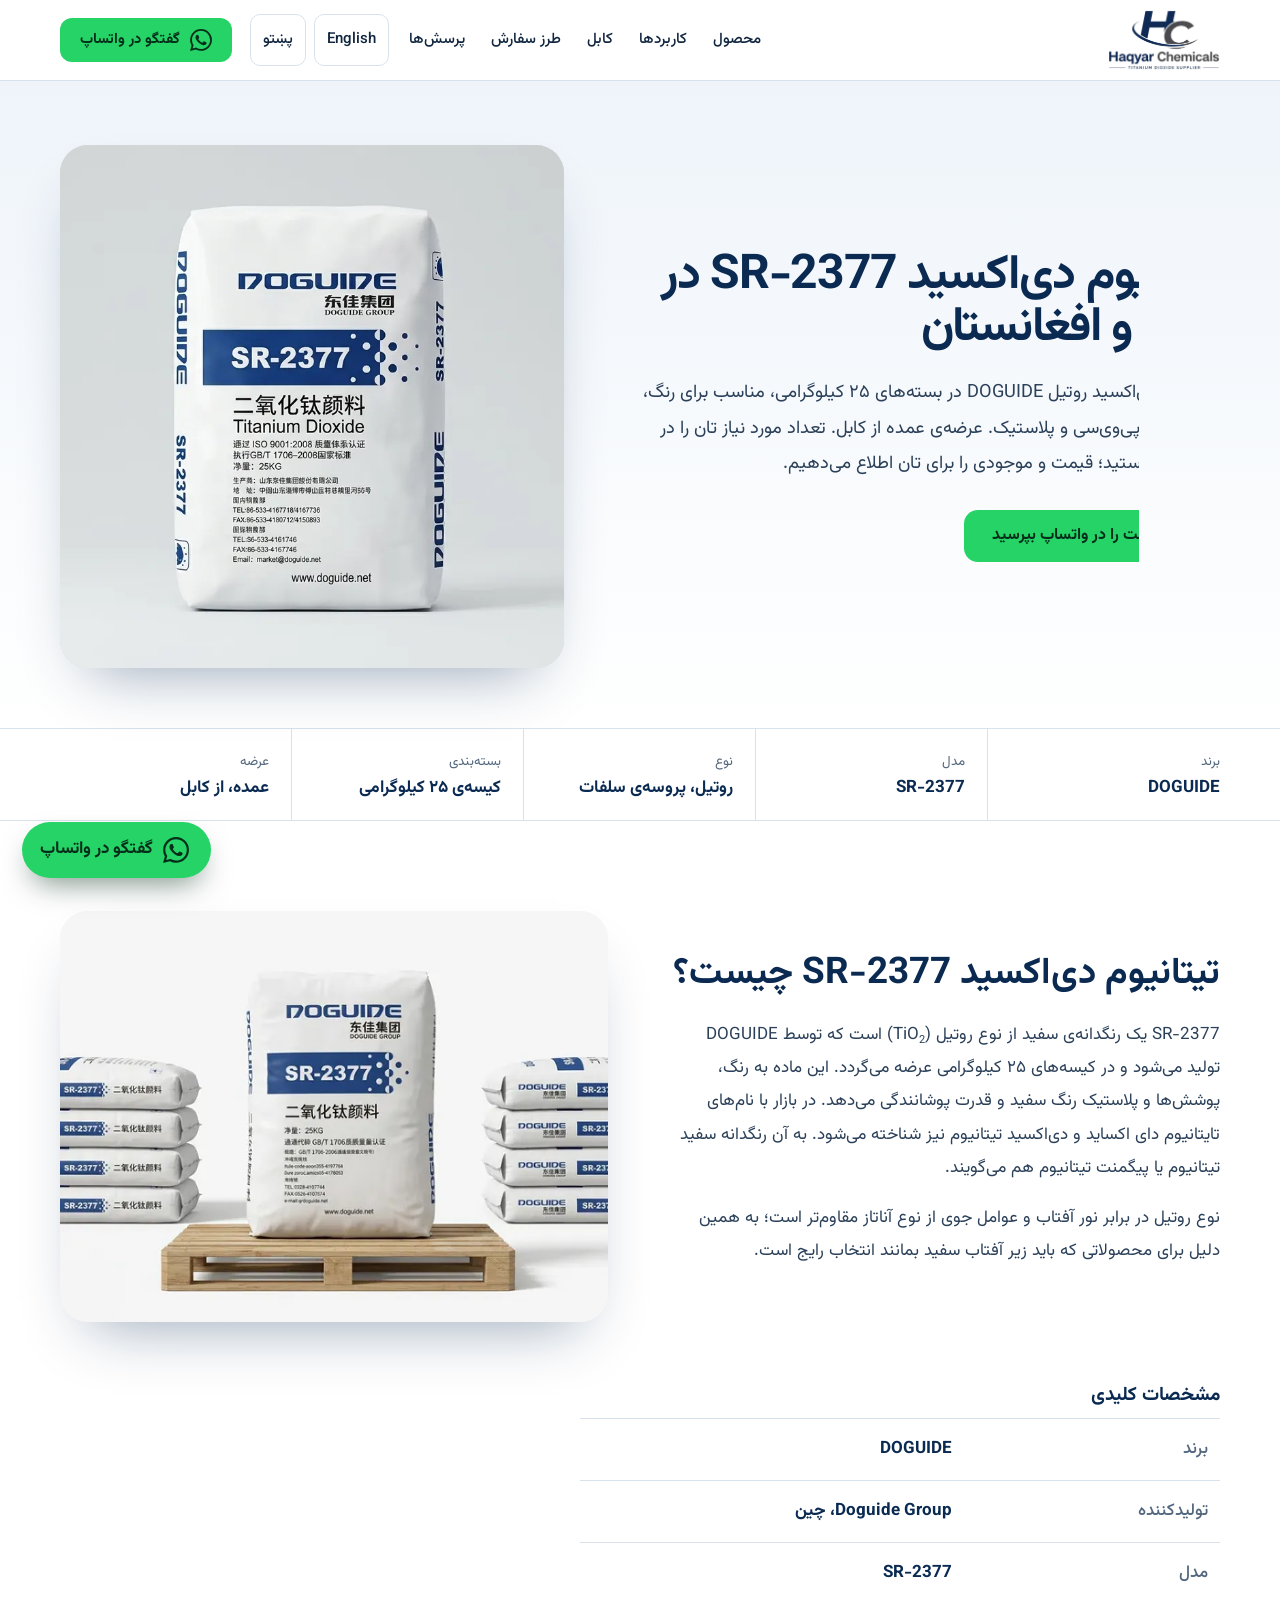
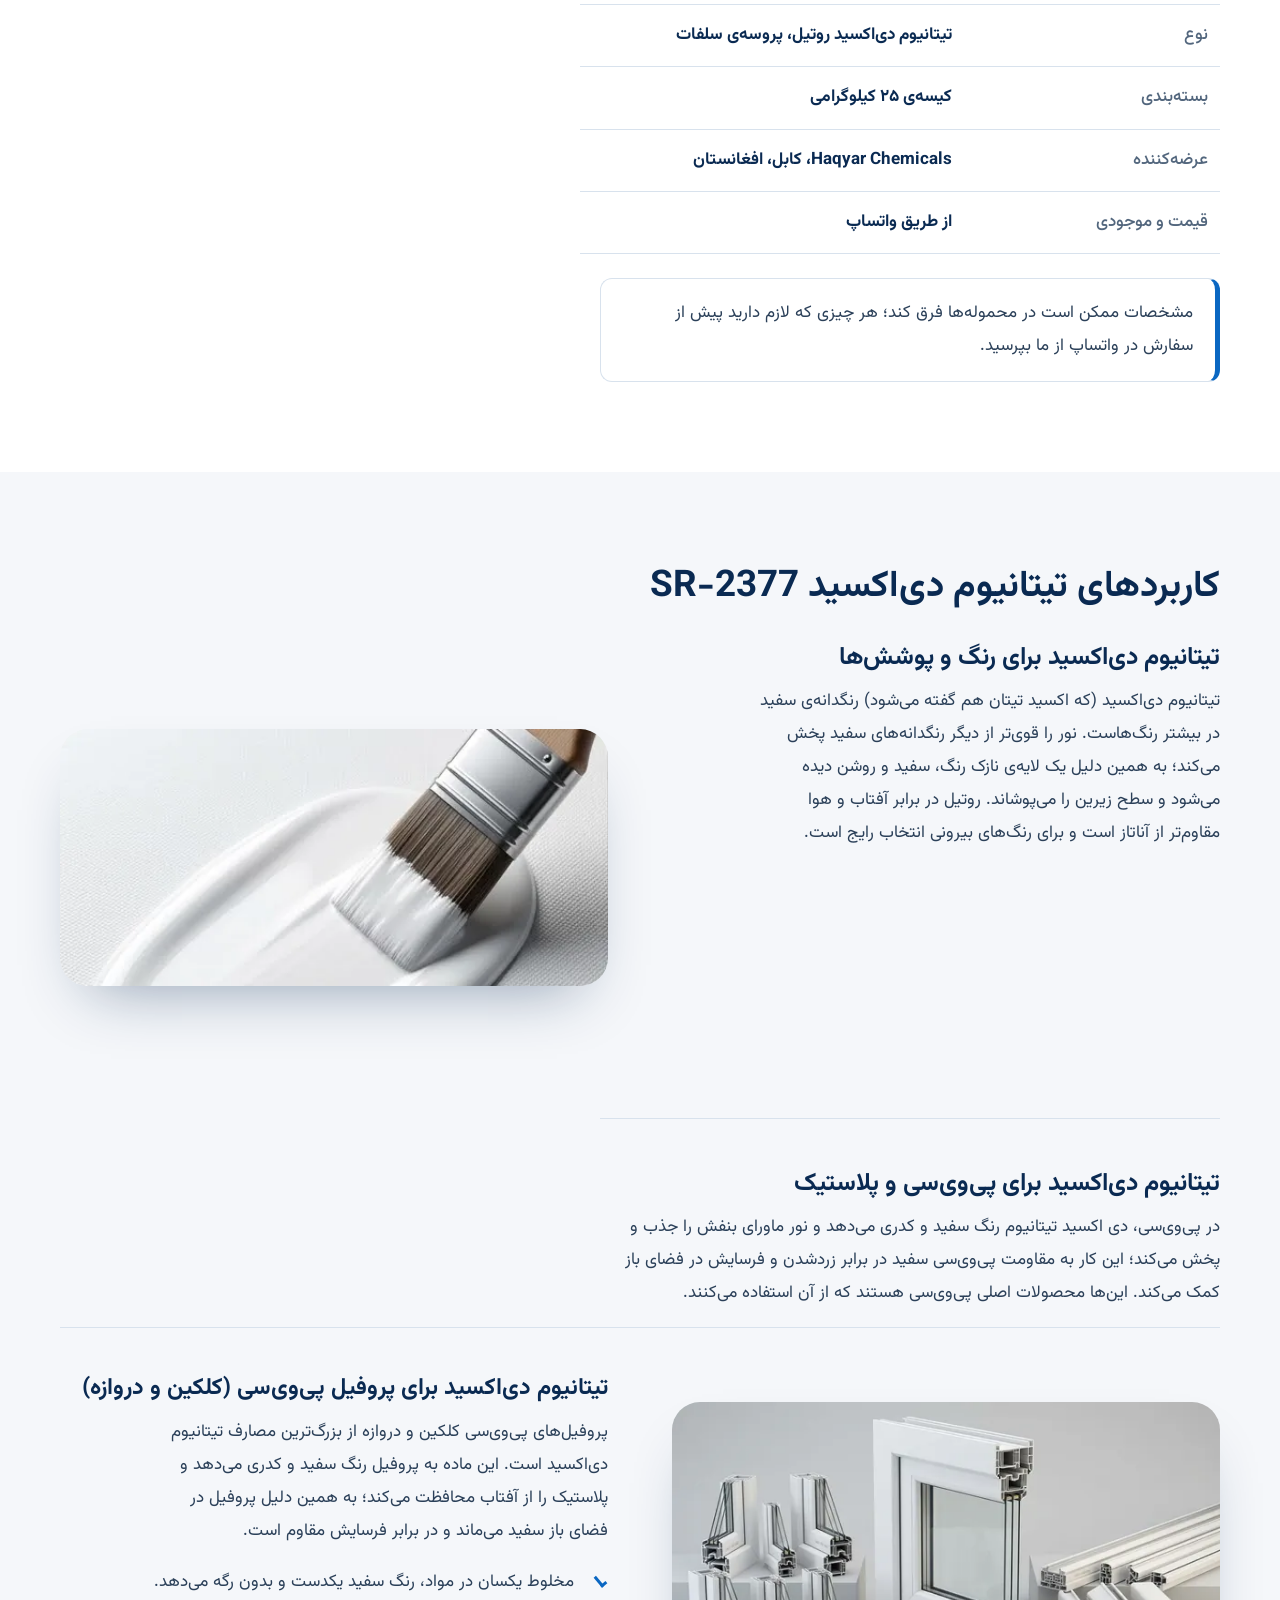
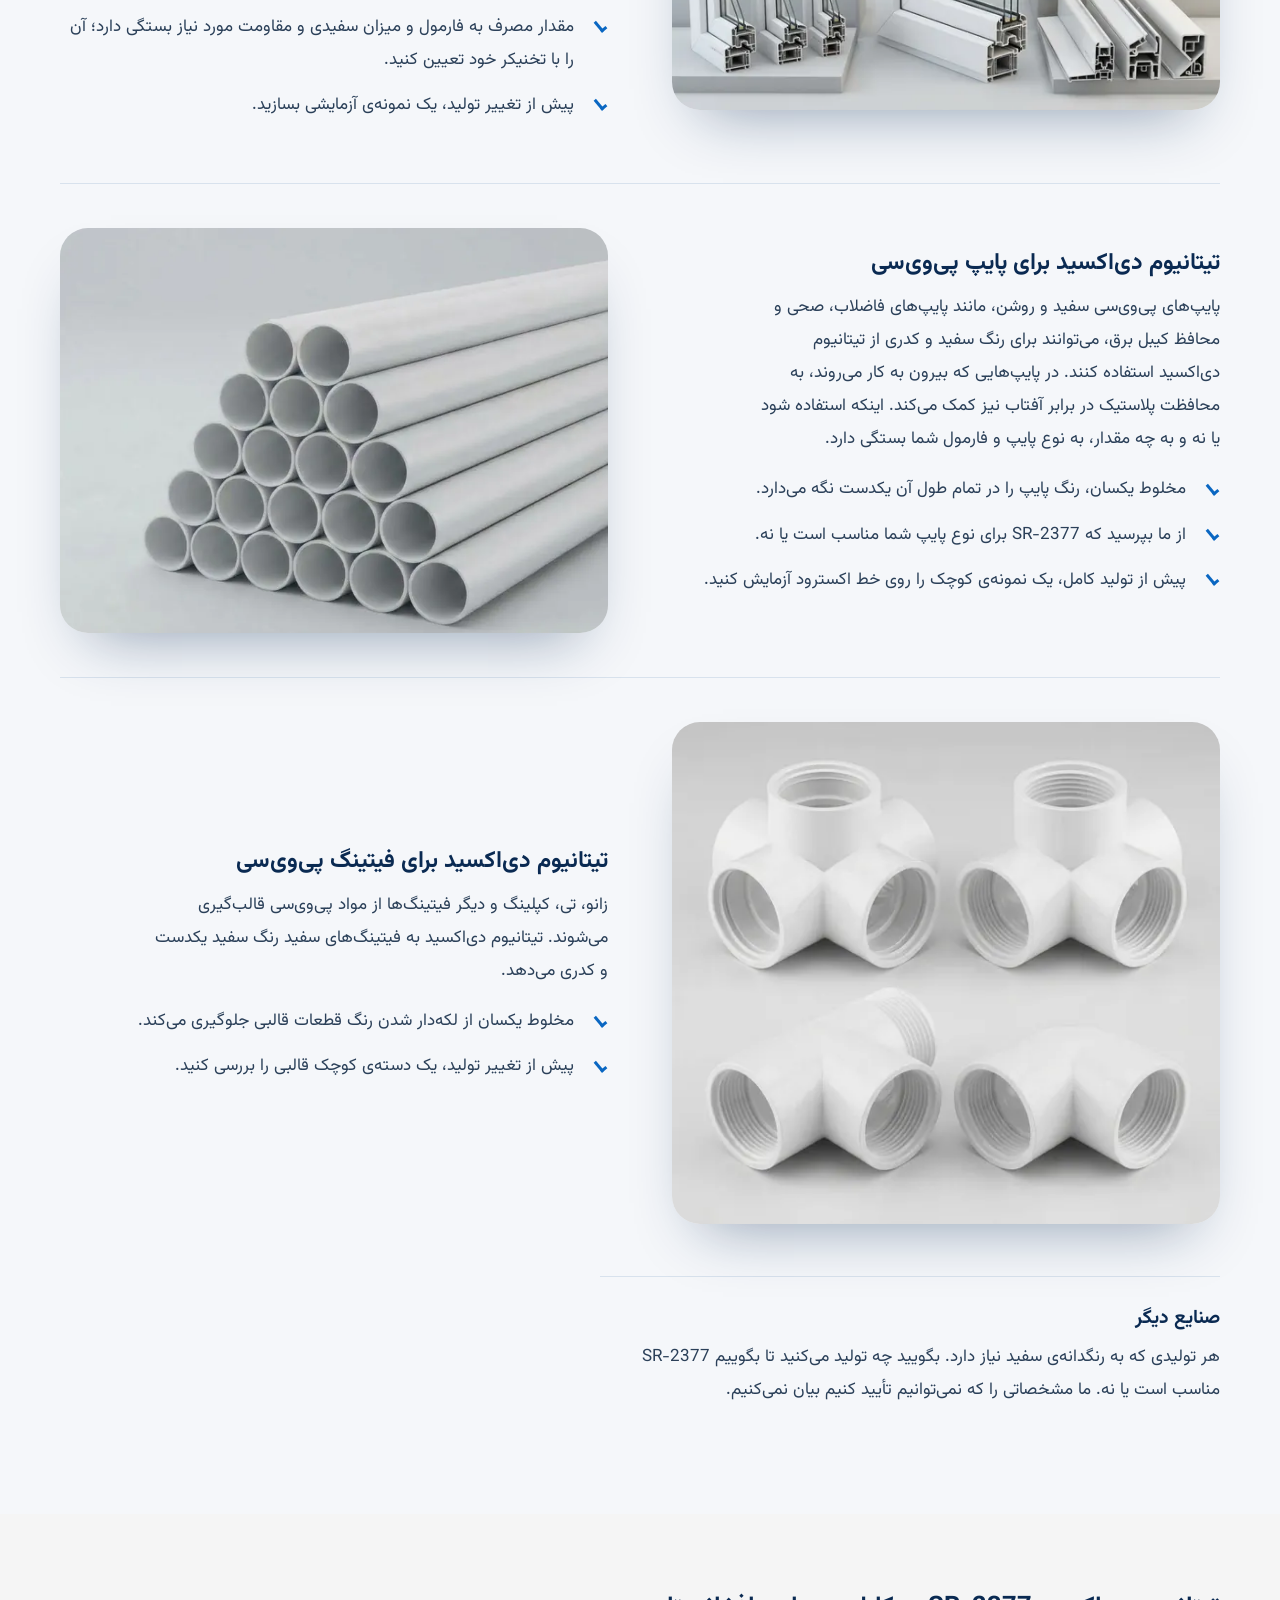
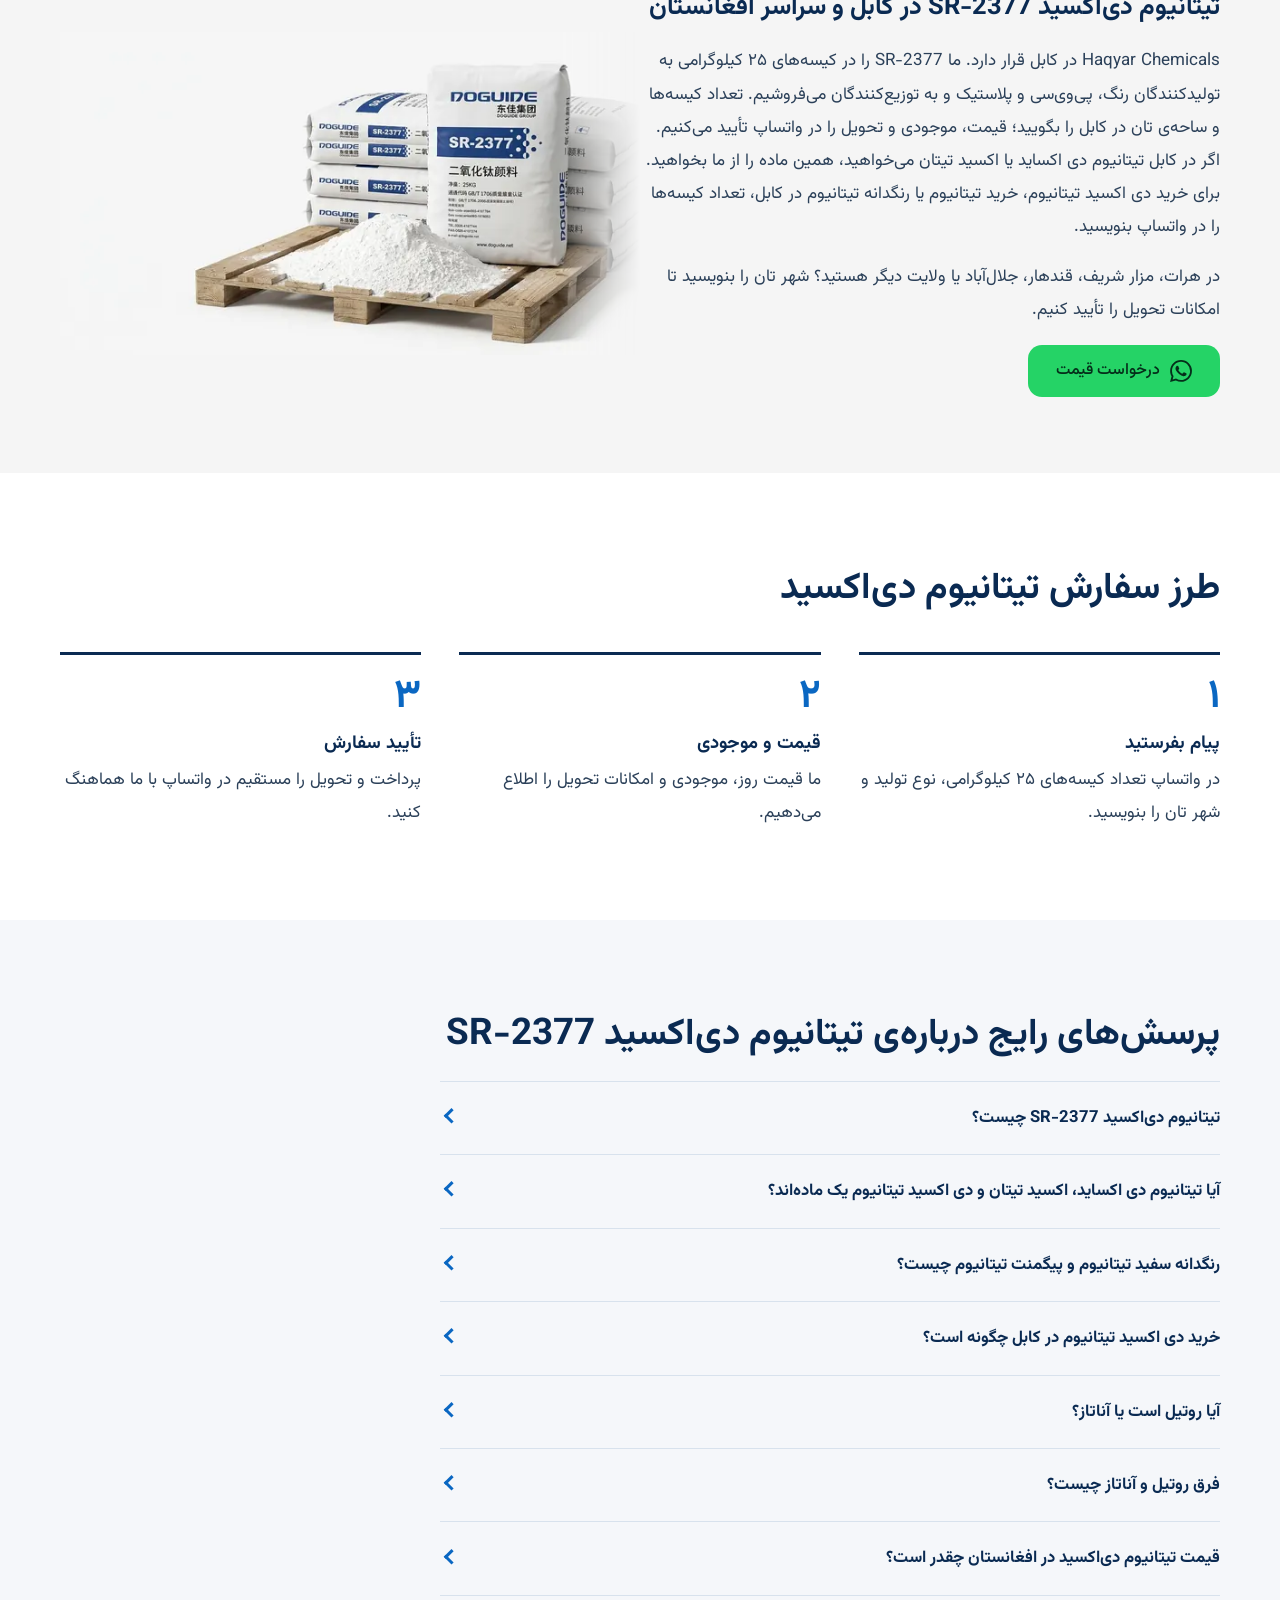
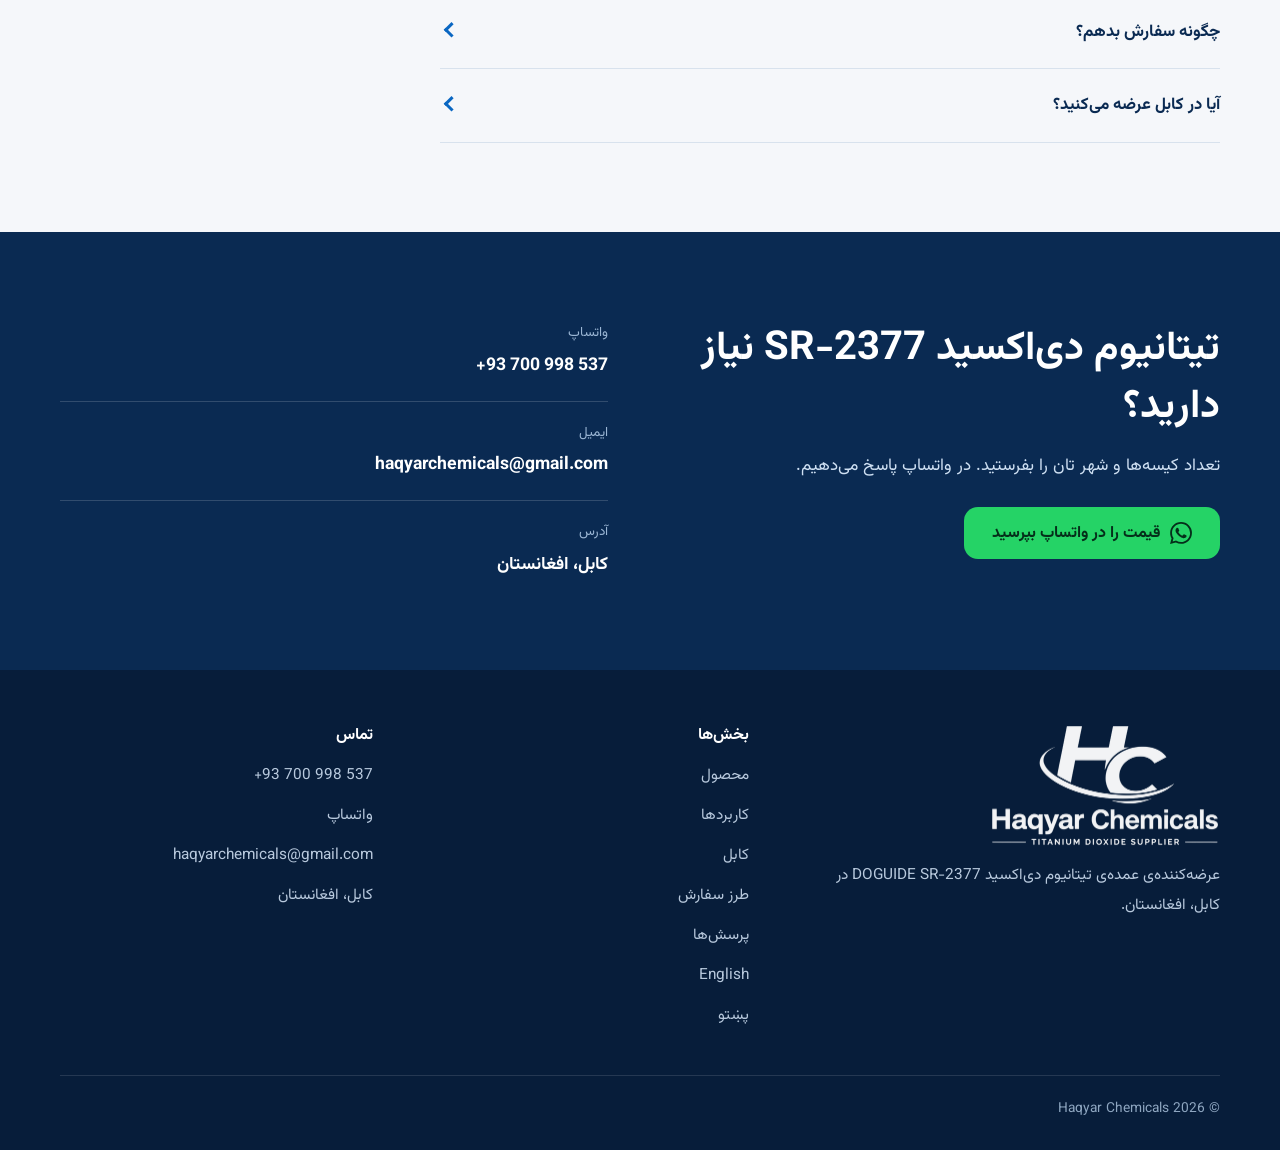
<file: fa/index.html>
<!doctype html>
<html lang="fa-AF" dir="rtl">
<head>
<!-- Google tag (gtag.js) -->
<script async src="https://www.googletagmanager.com/gtag/js?id=G-YHZMPL8646"></script>
<script>
  window.dataLayer = window.dataLayer || [];
  function gtag(){dataLayer.push(arguments);}
  gtag('js', new Date());

  gtag('config', 'G-YHZMPL8646');
</script>

<meta charset="utf-8">
<meta name="viewport" content="width=device-width, initial-scale=1">
<title>دی اکسید تیتانیوم SR-2377 در کابل و افغانستان | Haqyar Chemicals</title>
<meta name="description" content="خرید دی اکسید تیتانیوم روتیل SR-2377 برند DOGUIDE در کابل. رنگدانه سفید تیتانیوم در کیسه‌های ۲۵ کیلوگرامی برای رنگ و پی‌وی‌سی. قیمت را در واتساپ بپرسید.">
<link rel="canonical" href="https://haqyarchemicals.github.io/haqyar-chemicals/fa/">
<link rel="alternate" hreflang="en" href="https://haqyarchemicals.github.io/haqyar-chemicals/">
<link rel="alternate" hreflang="fa-AF" href="https://haqyarchemicals.github.io/haqyar-chemicals/fa/">
<link rel="alternate" hreflang="ps-AF" href="https://haqyarchemicals.github.io/haqyar-chemicals/ps/">
<link rel="alternate" hreflang="x-default" href="https://haqyarchemicals.github.io/haqyar-chemicals/">
<meta name="theme-color" content="#0a2a52">
<meta property="og:type" content="website">
<meta property="og:site_name" content="Haqyar Chemicals">
<meta property="og:title" content="دی اکسید تیتانیوم SR-2377 در کابل و افغانستان | Haqyar Chemicals">
<meta property="og:description" content="خرید دی اکسید تیتانیوم روتیل SR-2377 برند DOGUIDE در کابل. رنگدانه سفید تیتانیوم در کیسه‌های ۲۵ کیلوگرامی برای رنگ و پی‌وی‌سی. قیمت را در واتساپ بپرسید.">
<meta property="og:url" content="https://haqyarchemicals.github.io/haqyar-chemicals/fa/">
<meta property="og:image" content="https://haqyarchemicals.github.io/haqyar-chemicals/assets/og-image.jpg">
<meta property="og:image:width" content="1200"><meta property="og:image:height" content="630">
<meta property="og:image:alt" content="DOGUIDE Titanium Dioxide SR-2377 25 KG bag - Haqyar Chemicals, Kabul, Afghanistan">
<meta property="og:locale" content="fa_AF">
<meta name="twitter:card" content="summary_large_image">
<link rel="icon" href="../favicon.ico" sizes="48x48">
<link rel="icon" type="image/png" sizes="192x192" href="../assets/icon-192.png">
<link rel="apple-touch-icon" href="../assets/apple-touch-icon.png">
<link rel="preconnect" href="https://fonts.googleapis.com">
<link rel="preconnect" href="https://fonts.gstatic.com" crossorigin>
<link rel="stylesheet" href="https://fonts.googleapis.com/css2?family=Vazirmatn:wght@400;500;700&display=swap">
<link rel="preload" as="image" type="image/webp" imagesrcset="../assets/hero-sr2377-bag-480.webp 480w, ../assets/hero-sr2377-bag-740.webp 740w" imagesizes="(max-width: 900px) calc(100vw - 32px), 530px" fetchpriority="high">
<link rel="stylesheet" href="../assets/style.css">
<script type="application/ld+json">{"@context":"https://schema.org","@type":"LocalBusiness","@id":"https://haqyarchemicals.github.io/haqyar-chemicals/#business","name":"Haqyar Chemicals","url":"https://haqyarchemicals.github.io/haqyar-chemicals/","logo":"https://haqyarchemicals.github.io/haqyar-chemicals/assets/logo-haqyar-chemicals.png","image":"https://haqyarchemicals.github.io/haqyar-chemicals/assets/og-image.jpg","description":"Wholesale supplier of DOGUIDE Titanium Dioxide SR-2377 (25 KG rutile titanium dioxide) in Kabul, Afghanistan.","telephone":"+93700998537","email":"haqyarchemicals@gmail.com","address":{"@type":"PostalAddress","addressLocality":"Kabul","addressCountry":"AF"},"areaServed":{"@type":"Country","name":"Afghanistan"}}</script>
<script type="application/ld+json">{"@context":"https://schema.org","@type":"WebPage","@id":"https://haqyarchemicals.github.io/haqyar-chemicals/fa/#webpage","url":"https://haqyarchemicals.github.io/haqyar-chemicals/fa/","name":"تیتانیوم دی‌اکسید DOGUIDE SR-2377","inLanguage":"fa-AF","description":"تیتانیوم دی‌اکسید روتیل (پروسه‌ی سلفات) DOGUIDE SR-2377 در کیسه‌های ۲۵ کیلوگرامی برای رنگ، پوشش، پی‌وی‌سی و پلاستیک. عرضه‌ی عمده توسط Haqyar Chemicals در کابل، افغانستان.","about":{"@type":"Thing","name":"تیتانیوم دی‌اکسید DOGUIDE SR-2377","description":"تیتانیوم دی‌اکسید روتیل (پروسه‌ی سلفات) DOGUIDE SR-2377 در کیسه‌های ۲۵ کیلوگرامی برای رنگ، پوشش، پی‌وی‌سی و پلاستیک. عرضه‌ی عمده توسط Haqyar Chemicals در کابل، افغانستان.","alternateName":["تیتانیوم دی اکساید","اکسید تیتان","دی اکسید تیتانیوم","تیتانیوم دی اکسید","اکسید تیتانیوم","تایتانیوم دای اکساید","رنگدانه سفید تیتانیوم","پیگمنت تیتانیوم"]},"keywords":"تیتانیوم دی اکساید, اکسید تیتان, دی اکسید تیتانیوم, تیتانیوم دی اکسید, اکسید تیتانیوم, تایتانیوم دای اکساید, رنگدانه سفید تیتانیوم, پیگمنت تیتانیوم, خرید دی اکسید تیتانیوم, دی اکسید تیتانیوم کابل, خرید تیتانیوم کابل, رنگدانه تیتانیوم کابل, تیتانیوم دی اکساید SR-2377, دی اکسید تیتانیوم SR-2377"}</script>
</head>
<body>
<a class="skip" href="#main">رفتن به محتوا</a>
<header class="site-header"><div class="wrap bar">
<a class="brand" href="index.html" aria-label="Haqyar Chemicals"><img src="../assets/logo-haqyar-chemicals.png" width="460" height="247" alt="Haqyar Chemicals logo"></a>
<button class="nav-toggle" id="nav-toggle" type="button" aria-controls="nav" aria-expanded="false" aria-label="منو"><svg viewBox="0 0 24 24" aria-hidden="true"><path d="M4 7h16M4 12h16M4 17h16"/></svg></button>
<nav class="nav" id="nav" aria-label="منوی اصلی"><a href="#product">محصول</a><a href="#uses">کاربردها</a><a href="#kabul">کابل</a><a href="#order">طرز سفارش</a><a href="#faq">پرسش‌ها</a><a class="lang" href="../index.html" hreflang="en" lang="en">English</a><a class="lang" href="../ps/index.html" hreflang="ps-AF" lang="ps">پښتو</a></nav>
<a class="btn btn-wa btn-sm header-cta" href="https://wa.me/93700998537?text=%D8%B3%D9%84%D8%A7%D9%85%D8%8C%20%D9%82%DB%8C%D9%85%D8%AA%20%D9%88%20%D9%85%D9%88%D8%AC%D9%88%D8%AF%DB%8C%20%D8%AA%DB%8C%D8%AA%D8%A7%D9%86%DB%8C%D9%88%D9%85%20%D8%AF%DB%8C%E2%80%8C%D8%A7%DA%A9%D8%B3%DB%8C%D8%AF%20SR-2377%20%28%DA%A9%DB%8C%D8%B3%D9%87%20%DB%B2%DB%B5%20%DA%A9%DB%8C%D9%84%D9%88%DA%AF%D8%B1%D8%A7%D9%85%DB%8C%29%20%D8%B1%D8%A7%20%D9%85%DB%8C%E2%80%8C%D8%AE%D9%88%D8%A7%D9%87%D9%85.%0A%D8%AA%D8%B9%D8%AF%D8%A7%D8%AF%20%DA%A9%DB%8C%D8%B3%D9%87%3A%20%0A%D8%AA%D9%88%D9%84%DB%8C%D8%AF%20%D9%85%D9%86%3A%20%0A%D8%B4%D9%87%D8%B1%3A%20" rel="noopener"><svg viewBox="0 0 24 24" aria-hidden="true"><path d="M17.472 14.382c-.297-.149-1.758-.867-2.03-.967-.273-.099-.471-.148-.67.15-.197.297-.767.966-.94 1.164-.173.199-.347.223-.644.075-.297-.15-1.255-.463-2.39-1.475-.883-.788-1.48-1.761-1.653-2.059-.173-.297-.018-.458.13-.606.134-.133.298-.347.446-.52.149-.174.198-.298.298-.497.099-.198.05-.371-.025-.52-.075-.149-.669-1.612-.916-2.207-.242-.579-.487-.5-.669-.51-.173-.008-.371-.01-.57-.01-.198 0-.52.074-.792.372-.272.297-1.04 1.016-1.04 2.479 0 1.462 1.065 2.875 1.213 3.074.149.198 2.096 3.2 5.077 4.487.709.306 1.262.489 1.694.625.712.227 1.36.195 1.871.118.571-.085 1.758-.719 2.006-1.413.248-.694.248-1.289.173-1.413-.074-.124-.272-.198-.57-.347m-5.421 7.403h-.004a9.87 9.87 0 01-5.031-1.378l-.361-.214-3.741.982.998-3.648-.235-.374a9.86 9.86 0 01-1.51-5.26c.001-5.45 4.436-9.884 9.888-9.884 2.64 0 5.122 1.03 6.988 2.898a9.825 9.825 0 012.893 6.994c-.003 5.45-4.437 9.884-9.885 9.884m8.413-18.297A11.815 11.815 0 0012.05 0C5.495 0 .16 5.335.157 11.892c0 2.096.547 4.142 1.588 5.945L.057 24l6.305-1.654a11.882 11.882 0 005.683 1.448h.005c6.554 0 11.89-5.335 11.893-11.893a11.821 11.821 0 00-3.48-8.413Z"/></svg><span>گفتگو در واتساپ</span></a>
</div></header>
<main id="main">

<section class="hero"><div class="wrap hero-grid">
<div class="hero-copy">
<h1>تیتانیوم دی‌اکسید <bdi><span class="nw">SR-2377</span></bdi> در کابل و افغانستان</h1>
<p class="lead">تیتانیوم دی‌اکسید روتیل DOGUIDE در بسته‌های ۲۵ کیلوگرامی، مناسب برای رنگ، پوشش‌ها، پی‌وی‌سی و پلاستیک. عرضه‌ی عمده از کابل. تعداد مورد نیاز تان را در واتساپ بفرستید؛ قیمت و موجودی را برای تان اطلاع می‌دهیم.</p>
<div class="actions"><a class="btn btn-wa " href="https://wa.me/93700998537?text=%D8%B3%D9%84%D8%A7%D9%85%D8%8C%20%D9%82%DB%8C%D9%85%D8%AA%20%D9%88%20%D9%85%D9%88%D8%AC%D9%88%D8%AF%DB%8C%20%D8%AA%DB%8C%D8%AA%D8%A7%D9%86%DB%8C%D9%88%D9%85%20%D8%AF%DB%8C%E2%80%8C%D8%A7%DA%A9%D8%B3%DB%8C%D8%AF%20SR-2377%20%28%DA%A9%DB%8C%D8%B3%D9%87%20%DB%B2%DB%B5%20%DA%A9%DB%8C%D9%84%D9%88%DA%AF%D8%B1%D8%A7%D9%85%DB%8C%29%20%D8%B1%D8%A7%20%D9%85%DB%8C%E2%80%8C%D8%AE%D9%88%D8%A7%D9%87%D9%85.%0A%D8%AA%D8%B9%D8%AF%D8%A7%D8%AF%20%DA%A9%DB%8C%D8%B3%D9%87%3A%20%0A%D8%AA%D9%88%D9%84%DB%8C%D8%AF%20%D9%85%D9%86%3A%20%0A%D8%B4%D9%87%D8%B1%3A%20" rel="noopener"><svg viewBox="0 0 24 24" aria-hidden="true"><path d="M17.472 14.382c-.297-.149-1.758-.867-2.03-.967-.273-.099-.471-.148-.67.15-.197.297-.767.966-.94 1.164-.173.199-.347.223-.644.075-.297-.15-1.255-.463-2.39-1.475-.883-.788-1.48-1.761-1.653-2.059-.173-.297-.018-.458.13-.606.134-.133.298-.347.446-.52.149-.174.198-.298.298-.497.099-.198.05-.371-.025-.52-.075-.149-.669-1.612-.916-2.207-.242-.579-.487-.5-.669-.51-.173-.008-.371-.01-.57-.01-.198 0-.52.074-.792.372-.272.297-1.04 1.016-1.04 2.479 0 1.462 1.065 2.875 1.213 3.074.149.198 2.096 3.2 5.077 4.487.709.306 1.262.489 1.694.625.712.227 1.36.195 1.871.118.571-.085 1.758-.719 2.006-1.413.248-.694.248-1.289.173-1.413-.074-.124-.272-.198-.57-.347m-5.421 7.403h-.004a9.87 9.87 0 01-5.031-1.378l-.361-.214-3.741.982.998-3.648-.235-.374a9.86 9.86 0 01-1.51-5.26c.001-5.45 4.436-9.884 9.888-9.884 2.64 0 5.122 1.03 6.988 2.898a9.825 9.825 0 012.893 6.994c-.003 5.45-4.437 9.884-9.885 9.884m8.413-18.297A11.815 11.815 0 0012.05 0C5.495 0 .16 5.335.157 11.892c0 2.096.547 4.142 1.588 5.945L.057 24l6.305-1.654a11.882 11.882 0 005.683 1.448h.005c6.554 0 11.89-5.335 11.893-11.893a11.821 11.821 0 00-3.48-8.413Z"/></svg><span>قیمت را در واتساپ بپرسید</span></a></div>
</div>
<div class="hero-photo"><picture><source type="image/webp" srcset="../assets/hero-sr2377-bag-480.webp 480w, ../assets/hero-sr2377-bag-740.webp 740w" sizes="(max-width: 900px) calc(100vw - 32px), 530px"><img src="../assets/hero-sr2377-bag-740.jpg" srcset="../assets/hero-sr2377-bag-480.jpg 480w, ../assets/hero-sr2377-bag-740.jpg 740w" sizes="(max-width: 900px) calc(100vw - 32px), 530px" width="740" height="768" alt="کیسه‌ی ۲۵ کیلوگرامی تیتانیوم دی‌اکسید DOGUIDE SR-2377" fetchpriority="high"></picture></div>
</div></section>
<div class="specs"><div class="wrap"><dl><div><dt>برند</dt><dd>DOGUIDE</dd></div><div><dt>مدل</dt><dd><bdi><span class="nw">SR-2377</span></bdi></dd></div><div><dt>نوع</dt><dd>روتیل، پروسه‌ی سلفات</dd></div><div><dt>بسته‌بندی</dt><dd>کیسه‌ی ۲۵ کیلوگرامی</dd></div><div><dt>عرضه</dt><dd>عمده، از کابل</dd></div></dl></div></div>

<section class="block" id="product"><div class="wrap">
<div class="split">
<div class="prose">
<h2>تیتانیوم دی‌اکسید <bdi><span class="nw">SR-2377</span></bdi> چیست؟</h2>
<p><bdi><span class="nw">SR-2377</span></bdi> یک رنگدانه‌ی سفید از نوع روتیل (TiO<sub>2</sub>) است که توسط DOGUIDE تولید می‌شود و در کیسه‌های ۲۵ کیلوگرامی عرضه می‌گردد. این ماده به رنگ، پوشش‌ها و پلاستیک رنگ سفید و قدرت پوشانندگی می‌دهد. در بازار با نام‌های تایتانیوم دای اکساید و دی‌اکسید تیتانیوم نیز شناخته می‌شود. به آن رنگدانه سفید تیتانیوم یا پیگمنت تیتانیوم هم می‌گویند.</p>
<p>نوع روتیل در برابر نور آفتاب و عوامل جوی از نوع آناتاز مقاوم‌تر است؛ به همین دلیل برای محصولاتی که باید زیر آفتاب سفید بمانند انتخاب رایج است.</p>
</div>
<div class="frame"><picture><source type="image/webp" srcset="../assets/sr2377-bags-on-pallet-600.webp 600w, ../assets/sr2377-bags-on-pallet-1000.webp 1000w" sizes="(max-width: 900px) calc(100vw - 32px), 540px"><img src="../assets/sr2377-bags-on-pallet-1000.jpg" srcset="../assets/sr2377-bags-on-pallet-600.jpg 600w, ../assets/sr2377-bags-on-pallet-1000.jpg 1000w" sizes="(max-width: 900px) calc(100vw - 32px), 540px" width="1000" height="750" alt="کیسه‌های ۲۵ کیلوگرامی تیتانیوم دی‌اکسید DOGUIDE SR-2377؛ یک کیسه روی پالت چوبی و کیسه‌های بیشتر در دو طرف" loading="lazy" decoding="async"></picture></div>
</div>
<div class="sub-block">
<h3>مشخصات کلیدی</h3>
<table class="spec-table"><tr><th scope="row">برند</th><td>DOGUIDE</td></tr><tr><th scope="row">تولیدکننده</th><td>Doguide Group، چین</td></tr><tr><th scope="row">مدل</th><td><bdi><span class="nw">SR-2377</span></bdi></td></tr><tr><th scope="row">نوع</th><td>تیتانیوم دی‌اکسید روتیل، پروسه‌ی سلفات</td></tr><tr><th scope="row">بسته‌بندی</th><td>کیسه‌ی ۲۵ کیلوگرامی</td></tr><tr><th scope="row">عرضه‌کننده</th><td>Haqyar Chemicals، کابل، افغانستان</td></tr><tr><th scope="row">قیمت و موجودی</th><td>از طریق واتساپ</td></tr></table>
<div class="note" style="margin-top:24px"><p>مشخصات ممکن است در محموله‌ها فرق کند؛ هر چیزی که لازم دارید پیش از سفارش در واتساپ از ما بپرسید.</p></div>
</div>
</div></section>

<section class="block mist" id="uses"><div class="wrap">
<h2>کاربردهای تیتانیوم دی‌اکسید <bdi><span class="nw">SR-2377</span></bdi></h2>
<div class="use split" id="paint">
<div class="prose"><h3>تیتانیوم دی‌اکسید برای رنگ و پوشش‌ها</h3>
<p>تیتانیوم دی‌اکسید (که اکسید تیتان هم گفته می‌شود) رنگدانه‌ی سفید در بیشتر رنگ‌هاست. نور را قوی‌تر از دیگر رنگدانه‌های سفید پخش می‌کند؛ به همین دلیل یک لایه‌ی نازک رنگ، سفید و روشن دیده می‌شود و سطح زیرین را می‌پوشاند. روتیل در برابر آفتاب و هوا مقاوم‌تر از آناتاز است و برای رنگ‌های بیرونی انتخاب رایج است.</p>
<ul class="ticks"><li>رنگدانه را خوب پخش (دیسپرس) کنید؛ پخش ضعیف، قدرت پوشانندگی را کم می‌کند.</li><li>پیش از تغییر فارمول تولید، یک نمونه‌ی آزمایشی بسازید.</li><li>بگویید چه رنگی تولید می‌کنید، مثلاً داخلی یا بیرونی، پایه‌ی آب یا حلال، تا آنچه می‌دانیم با شما در میان بگذاریم.</li></ul></div>
<div class="frame"><picture><source type="image/webp" srcset="../assets/titanium-dioxide-paint-coatings-512.webp 512w" sizes="(max-width: 900px) calc(100vw - 32px), 540px"><img src="../assets/titanium-dioxide-paint-coatings-512.jpg" srcset="../assets/titanium-dioxide-paint-coatings-512.jpg 512w" sizes="(max-width: 900px) calc(100vw - 32px), 540px" width="512" height="240" alt="رنگ سفید که با برس مالیده شده است" loading="lazy" decoding="async"></picture></div>
</div>
<div id="pvc">
<div class="sub-intro prose"><h3>تیتانیوم دی‌اکسید برای پی‌وی‌سی و پلاستیک</h3>
<p>در پی‌وی‌سی، دی اکسید تیتانیوم رنگ سفید و کدری می‌دهد و نور ماورای بنفش را جذب و پخش می‌کند؛ این کار به مقاومت پی‌وی‌سی سفید در برابر زردشدن و فرسایش در فضای باز کمک می‌کند. این‌ها محصولات اصلی پی‌وی‌سی هستند که از آن استفاده می‌کنند.</p></div>
<div class="use split flip" id="pvc-profile">
<div class="prose"><h4>تیتانیوم دی‌اکسید برای پروفیل پی‌وی‌سی (کلکین و دروازه)</h4>
<p>پروفیل‌های پی‌وی‌سی کلکین و دروازه از بزرگ‌ترین مصارف تیتانیوم دی‌اکسید است. این ماده به پروفیل رنگ سفید و کدری می‌دهد و پلاستیک را از آفتاب محافظت می‌کند؛ به همین دلیل پروفیل در فضای باز سفید می‌ماند و در برابر فرسایش مقاوم است.</p>
<ul class="ticks"><li>مخلوط یکسان در مواد، رنگ سفید یکدست و بدون رگه می‌دهد.</li><li>مقدار مصرف به فارمول و میزان سفیدی و مقاومت مورد نیاز بستگی دارد؛ آن را با تخنیکر خود تعیین کنید.</li><li>پیش از تغییر تولید، یک نمونه‌ی آزمایشی بسازید.</li></ul></div>
<div class="frame"><picture><source type="image/webp" srcset="../assets/pvc-profiles-600.webp 600w, ../assets/pvc-profiles-1000.webp 1000w" sizes="(max-width: 900px) calc(100vw - 32px), 540px"><img src="../assets/pvc-profiles-1000.jpg" srcset="../assets/pvc-profiles-600.jpg 600w, ../assets/pvc-profiles-1000.jpg 1000w" sizes="(max-width: 900px) calc(100vw - 32px), 540px" width="1000" height="561" alt="پروفیل‌های سفید پی‌وی‌سی کلکین و مقطع یک قاب کلکین" loading="lazy" decoding="async"></picture></div>
</div>
<div class="use split" id="pvc-pipes">
<div class="prose"><h4>تیتانیوم دی‌اکسید برای پایپ پی‌وی‌سی</h4>
<p>پایپ‌های پی‌وی‌سی سفید و روشن، مانند پایپ‌های فاضلاب، صحی و محافظ کیبل برق، می‌توانند برای رنگ سفید و کدری از تیتانیوم دی‌اکسید استفاده کنند. در پایپ‌هایی که بیرون به کار می‌روند، به محافظت پلاستیک در برابر آفتاب نیز کمک می‌کند. اینکه استفاده شود یا نه و به چه مقدار، به نوع پایپ و فارمول شما بستگی دارد.</p>
<ul class="ticks"><li>مخلوط یکسان، رنگ پایپ را در تمام طول آن یکدست نگه می‌دارد.</li><li>از ما بپرسید که <span class="nw">SR-2377</span> برای نوع پایپ شما مناسب است یا نه.</li><li>پیش از تولید کامل، یک نمونه‌ی کوچک را روی خط اکسترود آزمایش کنید.</li></ul></div>
<div class="frame"><picture><source type="image/webp" srcset="../assets/pvc-pipes-520.webp 520w, ../assets/pvc-pipes-777.webp 777w" sizes="(max-width: 900px) calc(100vw - 32px), 540px"><img src="../assets/pvc-pipes-777.jpg" srcset="../assets/pvc-pipes-520.jpg 520w, ../assets/pvc-pipes-777.jpg 777w" sizes="(max-width: 900px) calc(100vw - 32px), 540px" width="777" height="574" alt="دسته‌ی پایپ‌های سفید پی‌وی‌سی" loading="lazy" decoding="async"></picture></div>
</div>
<div class="use split flip" id="pvc-fittings">
<div class="prose"><h4>تیتانیوم دی‌اکسید برای فیتینگ پی‌وی‌سی</h4>
<p>زانو، تی، کپلینگ و دیگر فیتینگ‌ها از مواد پی‌وی‌سی قالب‌گیری می‌شوند. تیتانیوم دی‌اکسید به فیتینگ‌های سفید رنگ سفید یکدست و کدری می‌دهد.</p>
<ul class="ticks"><li>مخلوط یکسان از لکه‌دار شدن رنگ قطعات قالبی جلوگیری می‌کند.</li><li>پیش از تغییر تولید، یک دسته‌ی کوچک قالبی را بررسی کنید.</li></ul></div>
<div class="frame"><picture><source type="image/webp" srcset="../assets/pvc-fittings-560.webp 560w, ../assets/pvc-fittings-900.webp 900w" sizes="(max-width: 900px) calc(100vw - 32px), 540px"><img src="../assets/pvc-fittings-900.jpg" srcset="../assets/pvc-fittings-560.jpg 560w, ../assets/pvc-fittings-900.jpg 900w" sizes="(max-width: 900px) calc(100vw - 32px), 540px" width="900" height="824" alt="فیتینگ‌های سفید پی‌وی‌سی: زانو و تی" loading="lazy" decoding="async"></picture></div>
</div>
</div>
<div class="other-use prose"><h3>صنایع دیگر</h3>
<p>هر تولیدی که به رنگدانه‌ی سفید نیاز دارد. بگویید چه تولید می‌کنید تا بگوییم <bdi><span class="nw">SR-2377</span></bdi> مناسب است یا نه. ما مشخصاتی را که نمی‌توانیم تأیید کنیم بیان نمی‌کنیم.</p></div>
</div></section>

<section class="band" id="kabul"><div class="wrap split">
<div class="band-copy prose">
<h2>تیتانیوم دی‌اکسید <bdi><span class="nw">SR-2377</span></bdi> در کابل و سراسر افغانستان</h2>
<p>Haqyar Chemicals در کابل قرار دارد. ما <bdi><span class="nw">SR-2377</span></bdi> را در کیسه‌های ۲۵ کیلوگرامی به تولیدکنندگان رنگ، پی‌وی‌سی و پلاستیک و به توزیع‌کنندگان می‌فروشیم. تعداد کیسه‌ها و ساحه‌ی تان در کابل را بگویید؛ قیمت، موجودی و تحویل را در واتساپ تأیید می‌کنیم. اگر در کابل تیتانیوم دی اکساید یا اکسید تیتان می‌خواهید، همین ماده را از ما بخواهید. برای خرید دی اکسید تیتانیوم، خرید تیتانیوم یا رنگدانه تیتانیوم در کابل، تعداد کیسه‌ها را در واتساپ بنویسید.</p>
<p>در هرات، مزار شریف، قندهار، جلال‌آباد یا ولایت دیگر هستید؟ شهر تان را بنویسید تا امکانات تحویل را تأیید کنیم.</p>
<div class="actions"><a class="btn btn-wa " href="https://wa.me/93700998537?text=%D8%B3%D9%84%D8%A7%D9%85%D8%8C%20%D9%82%DB%8C%D9%85%D8%AA%20%D9%88%20%D9%85%D9%88%D8%AC%D9%88%D8%AF%DB%8C%20%D8%AA%DB%8C%D8%AA%D8%A7%D9%86%DB%8C%D9%88%D9%85%20%D8%AF%DB%8C%E2%80%8C%D8%A7%DA%A9%D8%B3%DB%8C%D8%AF%20SR-2377%20%28%DA%A9%DB%8C%D8%B3%D9%87%20%DB%B2%DB%B5%20%DA%A9%DB%8C%D9%84%D9%88%DA%AF%D8%B1%D8%A7%D9%85%DB%8C%29%20%D8%B1%D8%A7%20%D9%85%DB%8C%E2%80%8C%D8%AE%D9%88%D8%A7%D9%87%D9%85.%0A%D8%AA%D8%B9%D8%AF%D8%A7%D8%AF%20%DA%A9%DB%8C%D8%B3%D9%87%3A%20%0A%D8%AA%D9%88%D9%84%DB%8C%D8%AF%20%D9%85%D9%86%3A%20%0A%D8%B4%D9%87%D8%B1%3A%20" rel="noopener"><svg viewBox="0 0 24 24" aria-hidden="true"><path d="M17.472 14.382c-.297-.149-1.758-.867-2.03-.967-.273-.099-.471-.148-.67.15-.197.297-.767.966-.94 1.164-.173.199-.347.223-.644.075-.297-.15-1.255-.463-2.39-1.475-.883-.788-1.48-1.761-1.653-2.059-.173-.297-.018-.458.13-.606.134-.133.298-.347.446-.52.149-.174.198-.298.298-.497.099-.198.05-.371-.025-.52-.075-.149-.669-1.612-.916-2.207-.242-.579-.487-.5-.669-.51-.173-.008-.371-.01-.57-.01-.198 0-.52.074-.792.372-.272.297-1.04 1.016-1.04 2.479 0 1.462 1.065 2.875 1.213 3.074.149.198 2.096 3.2 5.077 4.487.709.306 1.262.489 1.694.625.712.227 1.36.195 1.871.118.571-.085 1.758-.719 2.006-1.413.248-.694.248-1.289.173-1.413-.074-.124-.272-.198-.57-.347m-5.421 7.403h-.004a9.87 9.87 0 01-5.031-1.378l-.361-.214-3.741.982.998-3.648-.235-.374a9.86 9.86 0 01-1.51-5.26c.001-5.45 4.436-9.884 9.888-9.884 2.64 0 5.122 1.03 6.988 2.898a9.825 9.825 0 012.893 6.994c-.003 5.45-4.437 9.884-9.885 9.884m8.413-18.297A11.815 11.815 0 0012.05 0C5.495 0 .16 5.335.157 11.892c0 2.096.547 4.142 1.588 5.945L.057 24l6.305-1.654a11.882 11.882 0 005.683 1.448h.005c6.554 0 11.89-5.335 11.893-11.893a11.821 11.821 0 00-3.48-8.413Z"/></svg><span>درخواست قیمت</span></a></div>
</div>
<div><picture><source type="image/webp" srcset="../assets/sr2377-wholesale-supply-640.webp 640w, ../assets/sr2377-wholesale-supply-1100.webp 1100w" sizes="(max-width: 900px) calc(100vw - 32px), 600px"><img src="../assets/sr2377-wholesale-supply-1100.jpg" srcset="../assets/sr2377-wholesale-supply-640.jpg 640w, ../assets/sr2377-wholesale-supply-1100.jpg 1100w" sizes="(max-width: 900px) calc(100vw - 32px), 600px" width="1100" height="614" alt="کیسه‌های ۲۵ کیلوگرامی تیتانیوم دی‌اکسید DOGUIDE SR-2377 کنار توده‌ی پودر سفید روی پالت" loading="lazy" decoding="async"></picture></div>
</div></section>

<section class="block" id="order"><div class="wrap">
<h2>طرز سفارش تیتانیوم دی‌اکسید</h2>
<ol class="steps"><li><h3>پیام بفرستید</h3><p>در واتساپ تعداد کیسه‌های ۲۵ کیلوگرامی، نوع تولید و شهر تان را بنویسید.</p></li><li><h3>قیمت و موجودی</h3><p>ما قیمت روز، موجودی و امکانات تحویل را اطلاع می‌دهیم.</p></li><li><h3>تأیید سفارش</h3><p>پرداخت و تحویل را مستقیم در واتساپ با ما هماهنگ کنید.</p></li></ol>
</div></section>

<section class="block mist" id="faq"><div class="wrap">
<h2>پرسش‌های رایج درباره‌ی تیتانیوم دی‌اکسید <bdi><span class="nw">SR-2377</span></bdi></h2>
<div class="faq"><details><summary>تیتانیوم دی‌اکسید <bdi><span class="nw">SR-2377</span></bdi> چیست؟</summary><p>یک رنگدانه‌ی سفید روتیل (TiO<sub>2</sub>) از DOGUIDE که به رنگ، پوشش‌ها و پلاستیک رنگ سفید و قدرت پوشانندگی می‌دهد. Haqyar Chemicals آن را در کیسه‌های ۲۵ کیلوگرامی از کابل عرضه می‌کند.</p></details><details><summary>آیا تیتانیوم دی اکساید، اکسید تیتان و دی اکسید تیتانیوم یک ماده‌اند؟</summary><p>بلی. هر سه نام در بازار برای همان ماده‌ی سفید TiO<sub>2</sub> به کار می‌رود. تیتانیوم دی‌اکسید <span class="nw">SR-2377</span> از نوع روتیل است و برای رنگ، پوشش، پی‌وی‌سی و پلاستیک عرضه می‌شود.</p></details><details><summary>رنگدانه سفید تیتانیوم و پیگمنت تیتانیوم چیست؟</summary><p>رنگدانه سفید تیتانیوم یا پیگمنت تیتانیوم همان تیتانیوم دی‌اکسید (TiO<sub>2</sub>) است که به رنگ، پوشش‌ها و پلاستیک رنگ سفید و قدرت پوشانندگی می‌دهد.</p></details><details><summary>خرید دی اکسید تیتانیوم در کابل چگونه است؟</summary><p>برای خرید دی اکسید تیتانیوم در کابل، در واتساپ تعداد کیسه‌های ۲۵ کیلوگرامی و شهر تان را بنویسید؛ ما قیمت و موجودی را اطلاع می‌دهیم.</p></details><details><summary>آیا روتیل است یا آناتاز؟</summary><p><bdi><span class="nw">SR-2377</span></bdi> از نوع روتیل است و با پروسه‌ی سلفات تولید می‌شود.</p></details><details><summary>فرق روتیل و آناتاز چیست؟</summary><p>هر دو شکل‌های بلوری TiO<sub>2</sub> هستند. روتیل قدرت پوشانندگی بالا دارد و در برابر آفتاب و هوا مقاوم‌تر است؛ به همین دلیل برای رنگ بیرونی و پلاستیک مانند پی‌وی‌سی انتخاب رایج است. آناتاز در برابر آفتاب کم‌دوام‌تر است.</p></details><details><summary>قیمت تیتانیوم دی‌اکسید در افغانستان چقدر است؟</summary><p>قیمت به مقدار سفارش و موجودی بستگی دارد؛ بنابراین قیمت ثابت نشان نمی‌دهیم. تعداد کیسه‌ها را در واتساپ بفرستید تا قیمت را اطلاع دهیم.</p></details><details><summary>چگونه سفارش بدهم؟</summary><p>واتساپ را باز کنید، تعداد کیسه‌های ۲۵ کیلوگرامی و شهر تان را بنویسید؛ ما قیمت و موجودی را اطلاع می‌دهیم.</p></details><details><summary>آیا در کابل عرضه می‌کنید؟</summary><p>بلی. Haqyar Chemicals در کابل قرار دارد. بخش <a href="#kabul">تیتانیوم دی‌اکسید در کابل</a> را ببینید.</p></details></div>
</div></section>

<section class="cta" id="contact"><div class="wrap split">
<div><h2>تیتانیوم دی‌اکسید <bdi><span class="nw">SR-2377</span></bdi> نیاز دارید؟</h2><p>تعداد کیسه‌ها و شهر تان را بفرستید. در واتساپ پاسخ می‌دهیم.</p><div class="actions"><a class="btn btn-wa " href="https://wa.me/93700998537?text=%D8%B3%D9%84%D8%A7%D9%85%D8%8C%20%D9%82%DB%8C%D9%85%D8%AA%20%D9%88%20%D9%85%D9%88%D8%AC%D9%88%D8%AF%DB%8C%20%D8%AA%DB%8C%D8%AA%D8%A7%D9%86%DB%8C%D9%88%D9%85%20%D8%AF%DB%8C%E2%80%8C%D8%A7%DA%A9%D8%B3%DB%8C%D8%AF%20SR-2377%20%28%DA%A9%DB%8C%D8%B3%D9%87%20%DB%B2%DB%B5%20%DA%A9%DB%8C%D9%84%D9%88%DA%AF%D8%B1%D8%A7%D9%85%DB%8C%29%20%D8%B1%D8%A7%20%D9%85%DB%8C%E2%80%8C%D8%AE%D9%88%D8%A7%D9%87%D9%85.%0A%D8%AA%D8%B9%D8%AF%D8%A7%D8%AF%20%DA%A9%DB%8C%D8%B3%D9%87%3A%20%0A%D8%AA%D9%88%D9%84%DB%8C%D8%AF%20%D9%85%D9%86%3A%20%0A%D8%B4%D9%87%D8%B1%3A%20" rel="noopener"><svg viewBox="0 0 24 24" aria-hidden="true"><path d="M17.472 14.382c-.297-.149-1.758-.867-2.03-.967-.273-.099-.471-.148-.67.15-.197.297-.767.966-.94 1.164-.173.199-.347.223-.644.075-.297-.15-1.255-.463-2.39-1.475-.883-.788-1.48-1.761-1.653-2.059-.173-.297-.018-.458.13-.606.134-.133.298-.347.446-.52.149-.174.198-.298.298-.497.099-.198.05-.371-.025-.52-.075-.149-.669-1.612-.916-2.207-.242-.579-.487-.5-.669-.51-.173-.008-.371-.01-.57-.01-.198 0-.52.074-.792.372-.272.297-1.04 1.016-1.04 2.479 0 1.462 1.065 2.875 1.213 3.074.149.198 2.096 3.2 5.077 4.487.709.306 1.262.489 1.694.625.712.227 1.36.195 1.871.118.571-.085 1.758-.719 2.006-1.413.248-.694.248-1.289.173-1.413-.074-.124-.272-.198-.57-.347m-5.421 7.403h-.004a9.87 9.87 0 01-5.031-1.378l-.361-.214-3.741.982.998-3.648-.235-.374a9.86 9.86 0 01-1.51-5.26c.001-5.45 4.436-9.884 9.888-9.884 2.64 0 5.122 1.03 6.988 2.898a9.825 9.825 0 012.893 6.994c-.003 5.45-4.437 9.884-9.885 9.884m8.413-18.297A11.815 11.815 0 0012.05 0C5.495 0 .16 5.335.157 11.892c0 2.096.547 4.142 1.588 5.945L.057 24l6.305-1.654a11.882 11.882 0 005.683 1.448h.005c6.554 0 11.89-5.335 11.893-11.893a11.821 11.821 0 00-3.48-8.413Z"/></svg><span>قیمت را در واتساپ بپرسید</span></a></div></div>
<ul class="contact-list">
<li><small>واتساپ</small><a href="https://wa.me/93700998537?text=%D8%B3%D9%84%D8%A7%D9%85%D8%8C%20%D9%82%DB%8C%D9%85%D8%AA%20%D9%88%20%D9%85%D9%88%D8%AC%D9%88%D8%AF%DB%8C%20%D8%AA%DB%8C%D8%AA%D8%A7%D9%86%DB%8C%D9%88%D9%85%20%D8%AF%DB%8C%E2%80%8C%D8%A7%DA%A9%D8%B3%DB%8C%D8%AF%20SR-2377%20%28%DA%A9%DB%8C%D8%B3%D9%87%20%DB%B2%DB%B5%20%DA%A9%DB%8C%D9%84%D9%88%DA%AF%D8%B1%D8%A7%D9%85%DB%8C%29%20%D8%B1%D8%A7%20%D9%85%DB%8C%E2%80%8C%D8%AE%D9%88%D8%A7%D9%87%D9%85.%0A%D8%AA%D8%B9%D8%AF%D8%A7%D8%AF%20%DA%A9%DB%8C%D8%B3%D9%87%3A%20%0A%D8%AA%D9%88%D9%84%DB%8C%D8%AF%20%D9%85%D9%86%3A%20%0A%D8%B4%D9%87%D8%B1%3A%20" rel="noopener"><span dir="ltr">+93 700 998 537</span></a></li>
<li><small>ایمیل</small><a href="mailto:haqyarchemicals@gmail.com">haqyarchemicals@gmail.com</a></li>
<li><small>آدرس</small><span>کابل، افغانستان</span></li>
</ul></div></section>

</main>
<footer class="site-footer"><div class="wrap">
<div class="foot-grid">
<div><img class="foot-logo" src="../assets/logo-haqyar-chemicals.png" width="460" height="247" alt="Haqyar Chemicals" loading="lazy"><p>عرضه‌کننده‌ی عمده‌ی تیتانیوم دی‌اکسید DOGUIDE SR-2377 در کابل، افغانستان.</p></div>
<div><h2>بخش‌ها</h2><ul><li><a href="#product">محصول</a></li><li><a href="#uses">کاربردها</a></li><li><a href="#kabul">کابل</a></li><li><a href="#order">طرز سفارش</a></li><li><a href="#faq">پرسش‌ها</a></li><li><a href="../index.html" hreflang="en" lang="en">English</a></li><li><a href="../ps/index.html" hreflang="ps-AF" lang="ps">پښتو</a></li></ul></div>
<div><h2>تماس</h2><ul><li><a href="https://wa.me/93700998537?text=%D8%B3%D9%84%D8%A7%D9%85%D8%8C%20%D9%82%DB%8C%D9%85%D8%AA%20%D9%88%20%D9%85%D9%88%D8%AC%D9%88%D8%AF%DB%8C%20%D8%AA%DB%8C%D8%AA%D8%A7%D9%86%DB%8C%D9%88%D9%85%20%D8%AF%DB%8C%E2%80%8C%D8%A7%DA%A9%D8%B3%DB%8C%D8%AF%20SR-2377%20%28%DA%A9%DB%8C%D8%B3%D9%87%20%DB%B2%DB%B5%20%DA%A9%DB%8C%D9%84%D9%88%DA%AF%D8%B1%D8%A7%D9%85%DB%8C%29%20%D8%B1%D8%A7%20%D9%85%DB%8C%E2%80%8C%D8%AE%D9%88%D8%A7%D9%87%D9%85.%0A%D8%AA%D8%B9%D8%AF%D8%A7%D8%AF%20%DA%A9%DB%8C%D8%B3%D9%87%3A%20%0A%D8%AA%D9%88%D9%84%DB%8C%D8%AF%20%D9%85%D9%86%3A%20%0A%D8%B4%D9%87%D8%B1%3A%20" rel="noopener"><span dir="ltr">+93 700 998 537</span></a></li><li><a href="https://wa.me/93700998537?text=%D8%B3%D9%84%D8%A7%D9%85%D8%8C%20%D9%82%DB%8C%D9%85%D8%AA%20%D9%88%20%D9%85%D9%88%D8%AC%D9%88%D8%AF%DB%8C%20%D8%AA%DB%8C%D8%AA%D8%A7%D9%86%DB%8C%D9%88%D9%85%20%D8%AF%DB%8C%E2%80%8C%D8%A7%DA%A9%D8%B3%DB%8C%D8%AF%20SR-2377%20%28%DA%A9%DB%8C%D8%B3%D9%87%20%DB%B2%DB%B5%20%DA%A9%DB%8C%D9%84%D9%88%DA%AF%D8%B1%D8%A7%D9%85%DB%8C%29%20%D8%B1%D8%A7%20%D9%85%DB%8C%E2%80%8C%D8%AE%D9%88%D8%A7%D9%87%D9%85.%0A%D8%AA%D8%B9%D8%AF%D8%A7%D8%AF%20%DA%A9%DB%8C%D8%B3%D9%87%3A%20%0A%D8%AA%D9%88%D9%84%DB%8C%D8%AF%20%D9%85%D9%86%3A%20%0A%D8%B4%D9%87%D8%B1%3A%20" rel="noopener">واتساپ</a></li><li><a href="mailto:haqyarchemicals@gmail.com">haqyarchemicals@gmail.com</a></li><li>کابل، افغانستان</li></ul></div>
</div>
<p class="foot-bottom">© 2026 Haqyar Chemicals</p>
</div></footer>
<a class="wa-float" href="https://wa.me/93700998537?text=%D8%B3%D9%84%D8%A7%D9%85%D8%8C%20%D9%82%DB%8C%D9%85%D8%AA%20%D9%88%20%D9%85%D9%88%D8%AC%D9%88%D8%AF%DB%8C%20%D8%AA%DB%8C%D8%AA%D8%A7%D9%86%DB%8C%D9%88%D9%85%20%D8%AF%DB%8C%E2%80%8C%D8%A7%DA%A9%D8%B3%DB%8C%D8%AF%20SR-2377%20%28%DA%A9%DB%8C%D8%B3%D9%87%20%DB%B2%DB%B5%20%DA%A9%DB%8C%D9%84%D9%88%DA%AF%D8%B1%D8%A7%D9%85%DB%8C%29%20%D8%B1%D8%A7%20%D9%85%DB%8C%E2%80%8C%D8%AE%D9%88%D8%A7%D9%87%D9%85.%0A%D8%AA%D8%B9%D8%AF%D8%A7%D8%AF%20%DA%A9%DB%8C%D8%B3%D9%87%3A%20%0A%D8%AA%D9%88%D9%84%DB%8C%D8%AF%20%D9%85%D9%86%3A%20%0A%D8%B4%D9%87%D8%B1%3A%20" rel="noopener" aria-label="گفتگو در واتساپ"><svg viewBox="0 0 24 24" aria-hidden="true"><path d="M17.472 14.382c-.297-.149-1.758-.867-2.03-.967-.273-.099-.471-.148-.67.15-.197.297-.767.966-.94 1.164-.173.199-.347.223-.644.075-.297-.15-1.255-.463-2.39-1.475-.883-.788-1.48-1.761-1.653-2.059-.173-.297-.018-.458.13-.606.134-.133.298-.347.446-.52.149-.174.198-.298.298-.497.099-.198.05-.371-.025-.52-.075-.149-.669-1.612-.916-2.207-.242-.579-.487-.5-.669-.51-.173-.008-.371-.01-.57-.01-.198 0-.52.074-.792.372-.272.297-1.04 1.016-1.04 2.479 0 1.462 1.065 2.875 1.213 3.074.149.198 2.096 3.2 5.077 4.487.709.306 1.262.489 1.694.625.712.227 1.36.195 1.871.118.571-.085 1.758-.719 2.006-1.413.248-.694.248-1.289.173-1.413-.074-.124-.272-.198-.57-.347m-5.421 7.403h-.004a9.87 9.87 0 01-5.031-1.378l-.361-.214-3.741.982.998-3.648-.235-.374a9.86 9.86 0 01-1.51-5.26c.001-5.45 4.436-9.884 9.888-9.884 2.64 0 5.122 1.03 6.988 2.898a9.825 9.825 0 012.893 6.994c-.003 5.45-4.437 9.884-9.885 9.884m8.413-18.297A11.815 11.815 0 0012.05 0C5.495 0 .16 5.335.157 11.892c0 2.096.547 4.142 1.588 5.945L.057 24l6.305-1.654a11.882 11.882 0 005.683 1.448h.005c6.554 0 11.89-5.335 11.893-11.893a11.821 11.821 0 00-3.48-8.413Z"/></svg><span>گفتگو در واتساپ</span></a><div class="mbar"><a class="btn btn-wa " href="https://wa.me/93700998537?text=%D8%B3%D9%84%D8%A7%D9%85%D8%8C%20%D9%82%DB%8C%D9%85%D8%AA%20%D9%88%20%D9%85%D9%88%D8%AC%D9%88%D8%AF%DB%8C%20%D8%AA%DB%8C%D8%AA%D8%A7%D9%86%DB%8C%D9%88%D9%85%20%D8%AF%DB%8C%E2%80%8C%D8%A7%DA%A9%D8%B3%DB%8C%D8%AF%20SR-2377%20%28%DA%A9%DB%8C%D8%B3%D9%87%20%DB%B2%DB%B5%20%DA%A9%DB%8C%D9%84%D9%88%DA%AF%D8%B1%D8%A7%D9%85%DB%8C%29%20%D8%B1%D8%A7%20%D9%85%DB%8C%E2%80%8C%D8%AE%D9%88%D8%A7%D9%87%D9%85.%0A%D8%AA%D8%B9%D8%AF%D8%A7%D8%AF%20%DA%A9%DB%8C%D8%B3%D9%87%3A%20%0A%D8%AA%D9%88%D9%84%DB%8C%D8%AF%20%D9%85%D9%86%3A%20%0A%D8%B4%D9%87%D8%B1%3A%20" rel="noopener"><svg viewBox="0 0 24 24" aria-hidden="true"><path d="M17.472 14.382c-.297-.149-1.758-.867-2.03-.967-.273-.099-.471-.148-.67.15-.197.297-.767.966-.94 1.164-.173.199-.347.223-.644.075-.297-.15-1.255-.463-2.39-1.475-.883-.788-1.48-1.761-1.653-2.059-.173-.297-.018-.458.13-.606.134-.133.298-.347.446-.52.149-.174.198-.298.298-.497.099-.198.05-.371-.025-.52-.075-.149-.669-1.612-.916-2.207-.242-.579-.487-.5-.669-.51-.173-.008-.371-.01-.57-.01-.198 0-.52.074-.792.372-.272.297-1.04 1.016-1.04 2.479 0 1.462 1.065 2.875 1.213 3.074.149.198 2.096 3.2 5.077 4.487.709.306 1.262.489 1.694.625.712.227 1.36.195 1.871.118.571-.085 1.758-.719 2.006-1.413.248-.694.248-1.289.173-1.413-.074-.124-.272-.198-.57-.347m-5.421 7.403h-.004a9.87 9.87 0 01-5.031-1.378l-.361-.214-3.741.982.998-3.648-.235-.374a9.86 9.86 0 01-1.51-5.26c.001-5.45 4.436-9.884 9.888-9.884 2.64 0 5.122 1.03 6.988 2.898a9.825 9.825 0 012.893 6.994c-.003 5.45-4.437 9.884-9.885 9.884m8.413-18.297A11.815 11.815 0 0012.05 0C5.495 0 .16 5.335.157 11.892c0 2.096.547 4.142 1.588 5.945L.057 24l6.305-1.654a11.882 11.882 0 005.683 1.448h.005c6.554 0 11.89-5.335 11.893-11.893a11.821 11.821 0 00-3.48-8.413Z"/></svg><span>واتساپ</span></a></div>
<script src="../assets/site.js" defer></script>
</body>
</html>
</file>
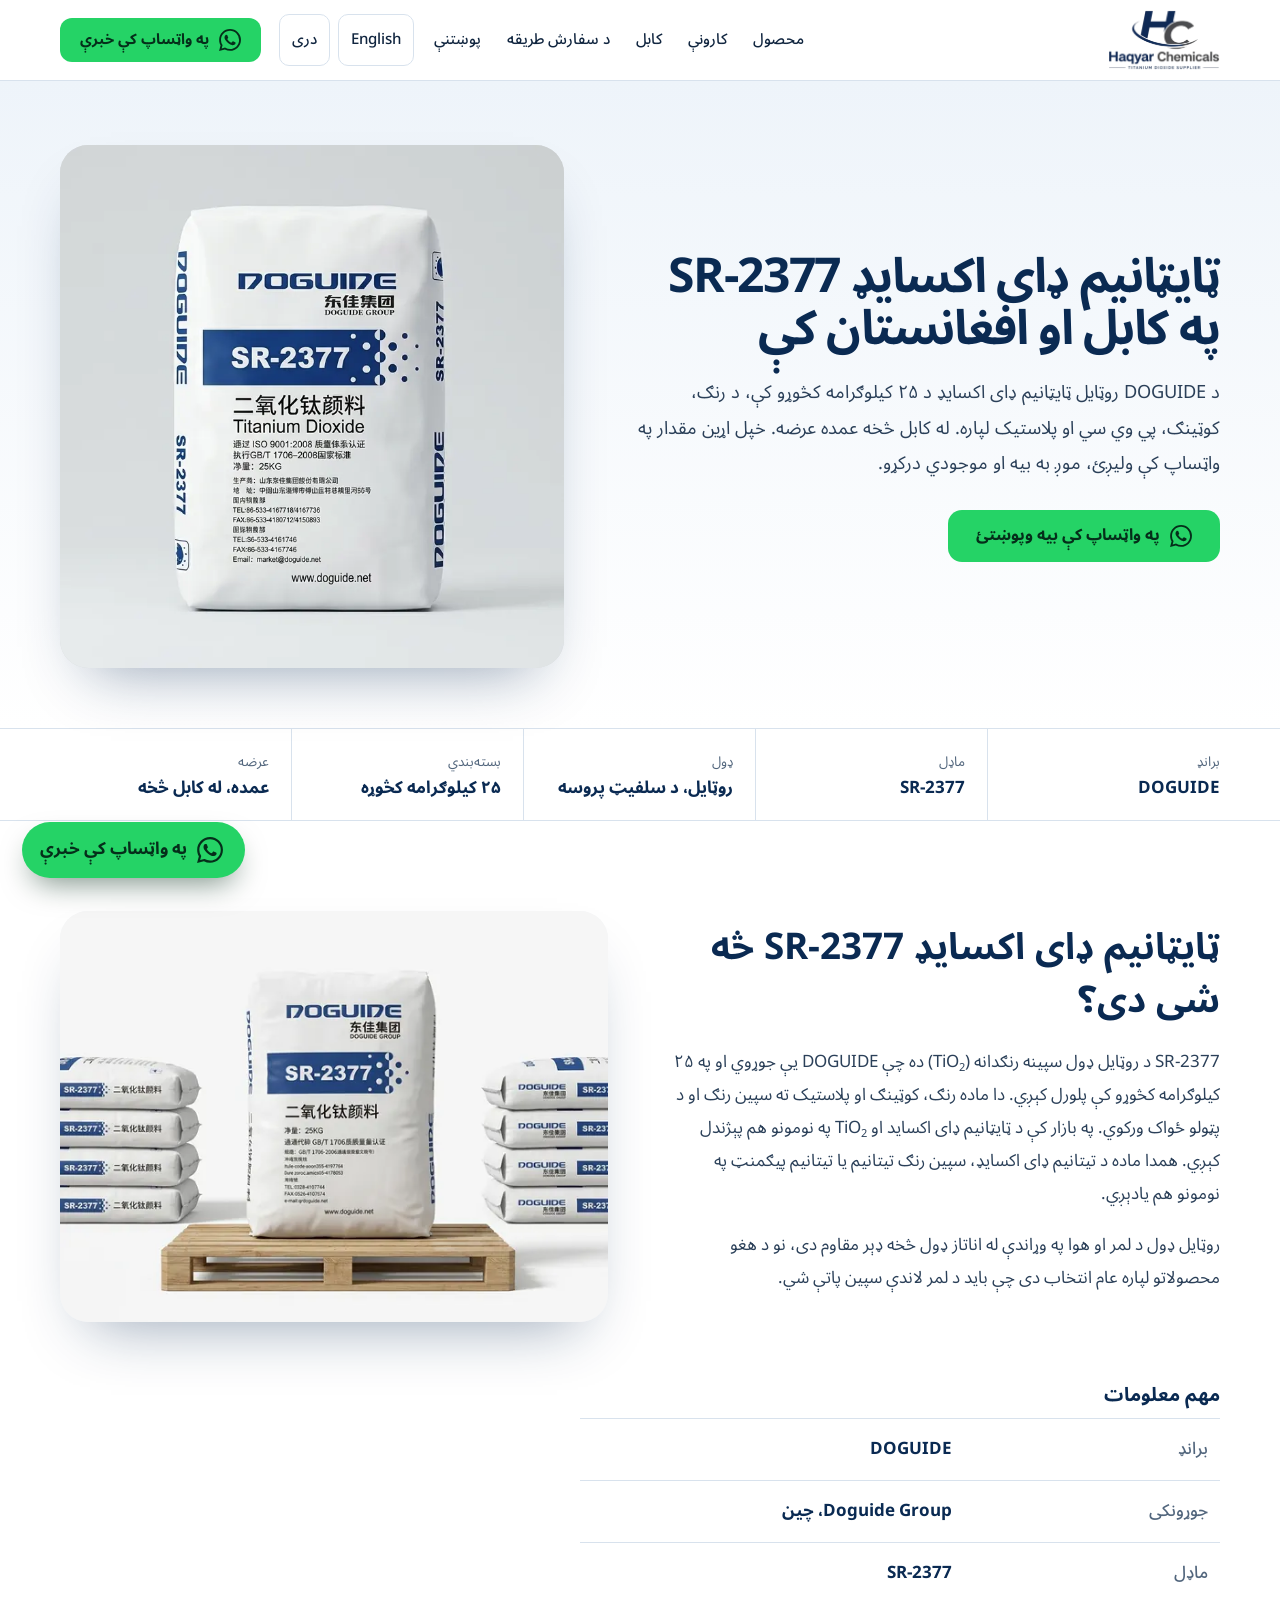
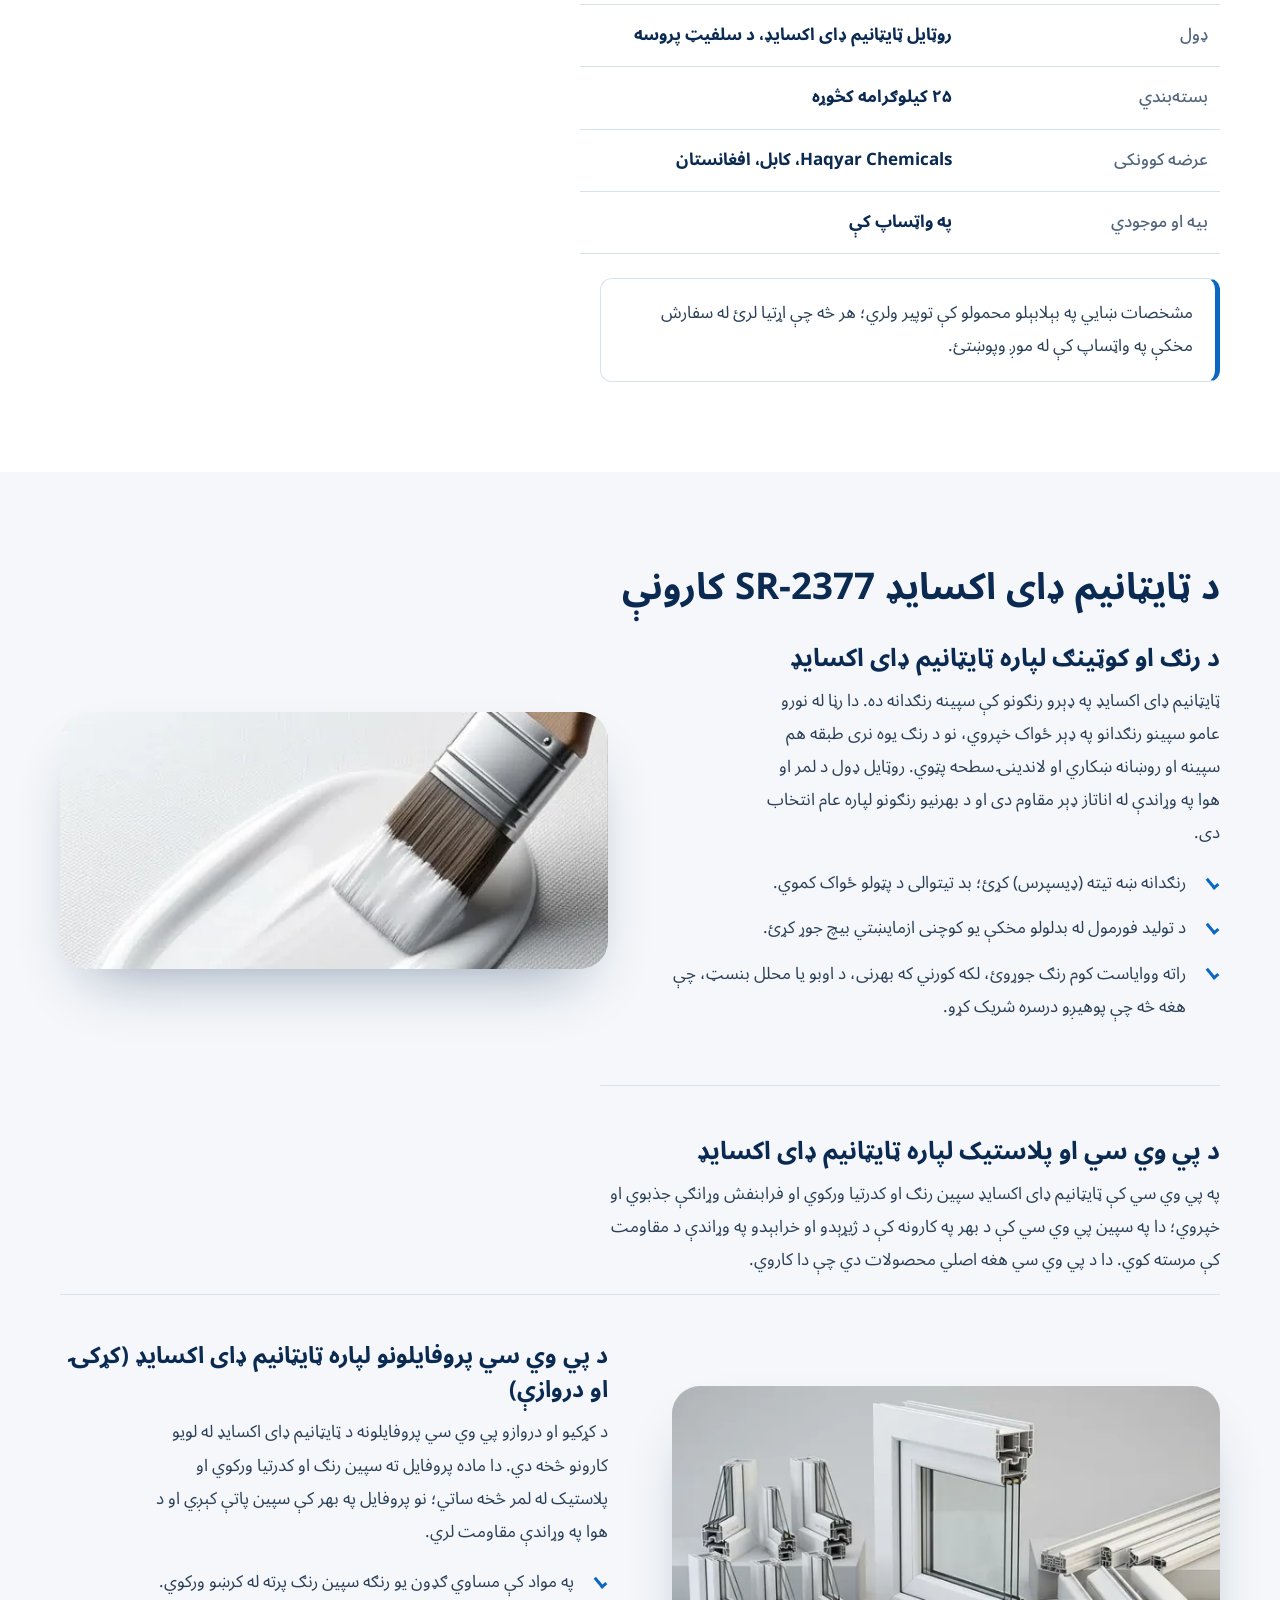
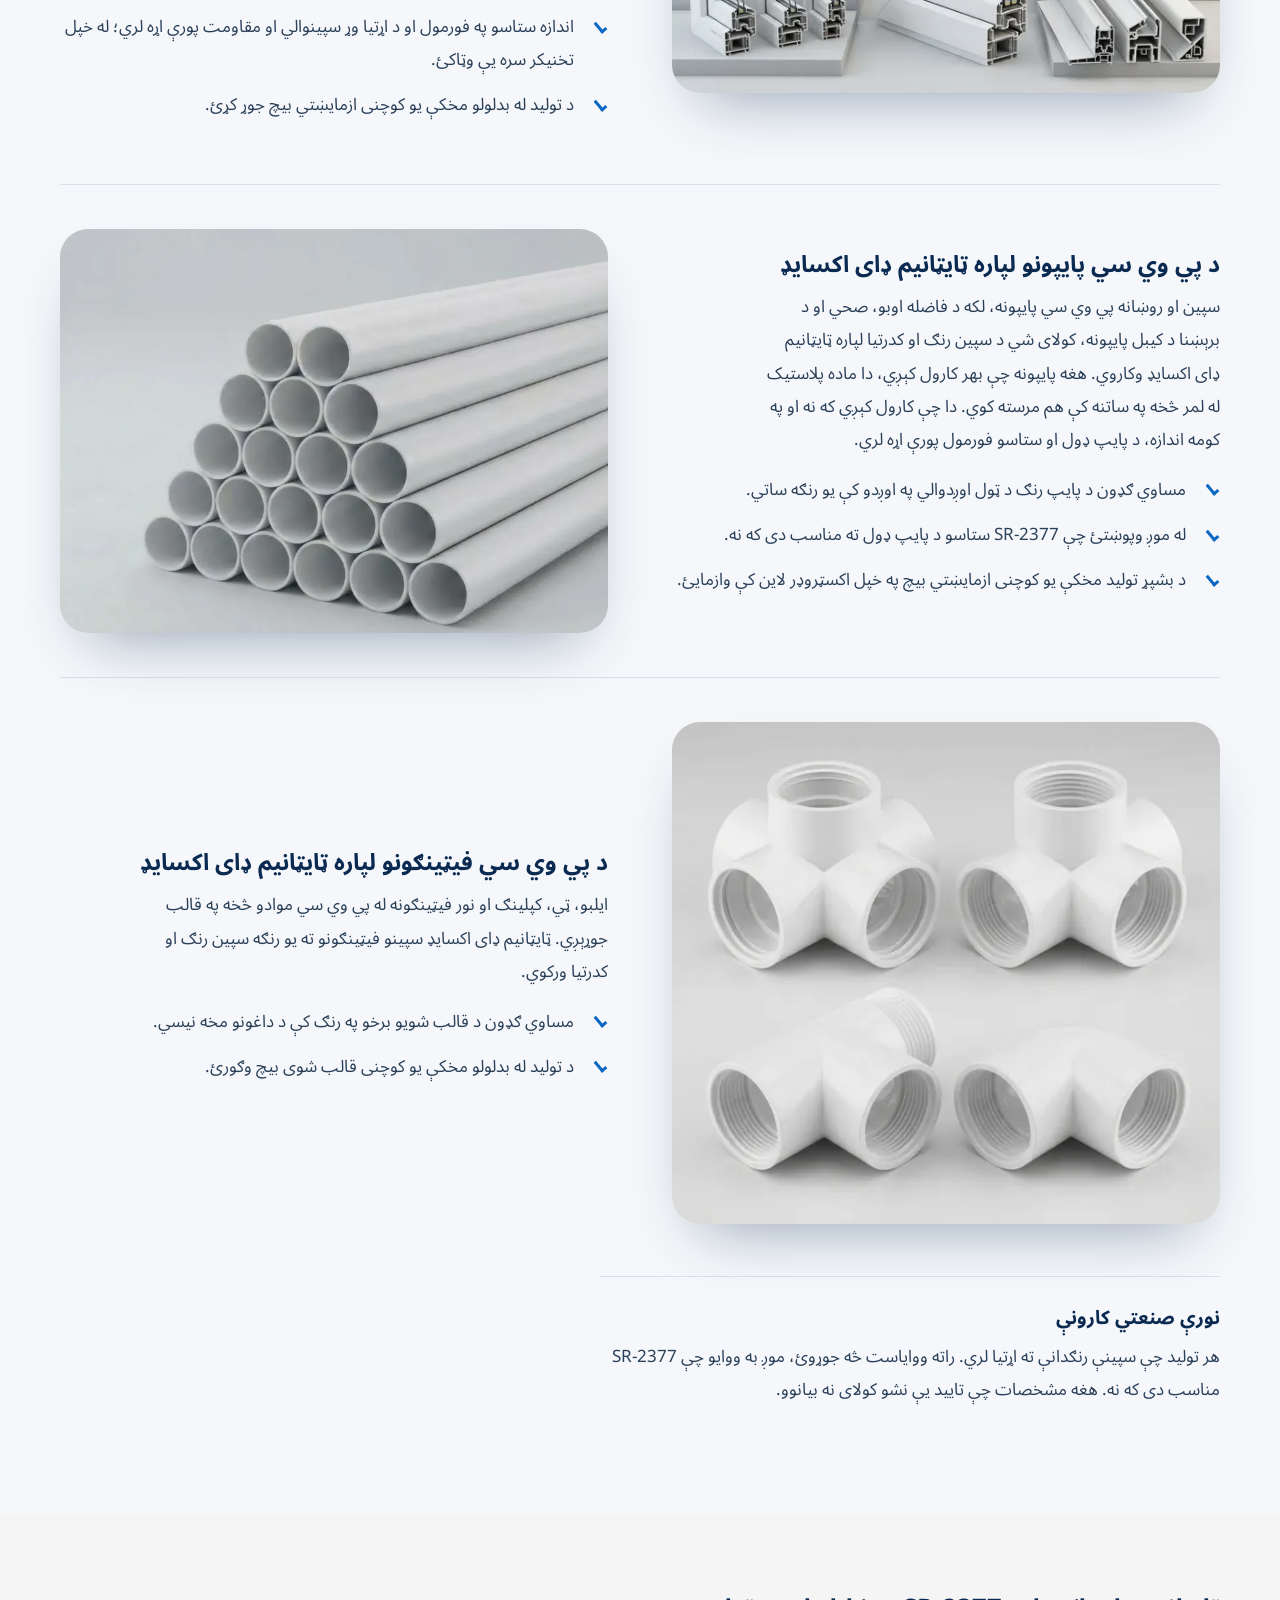
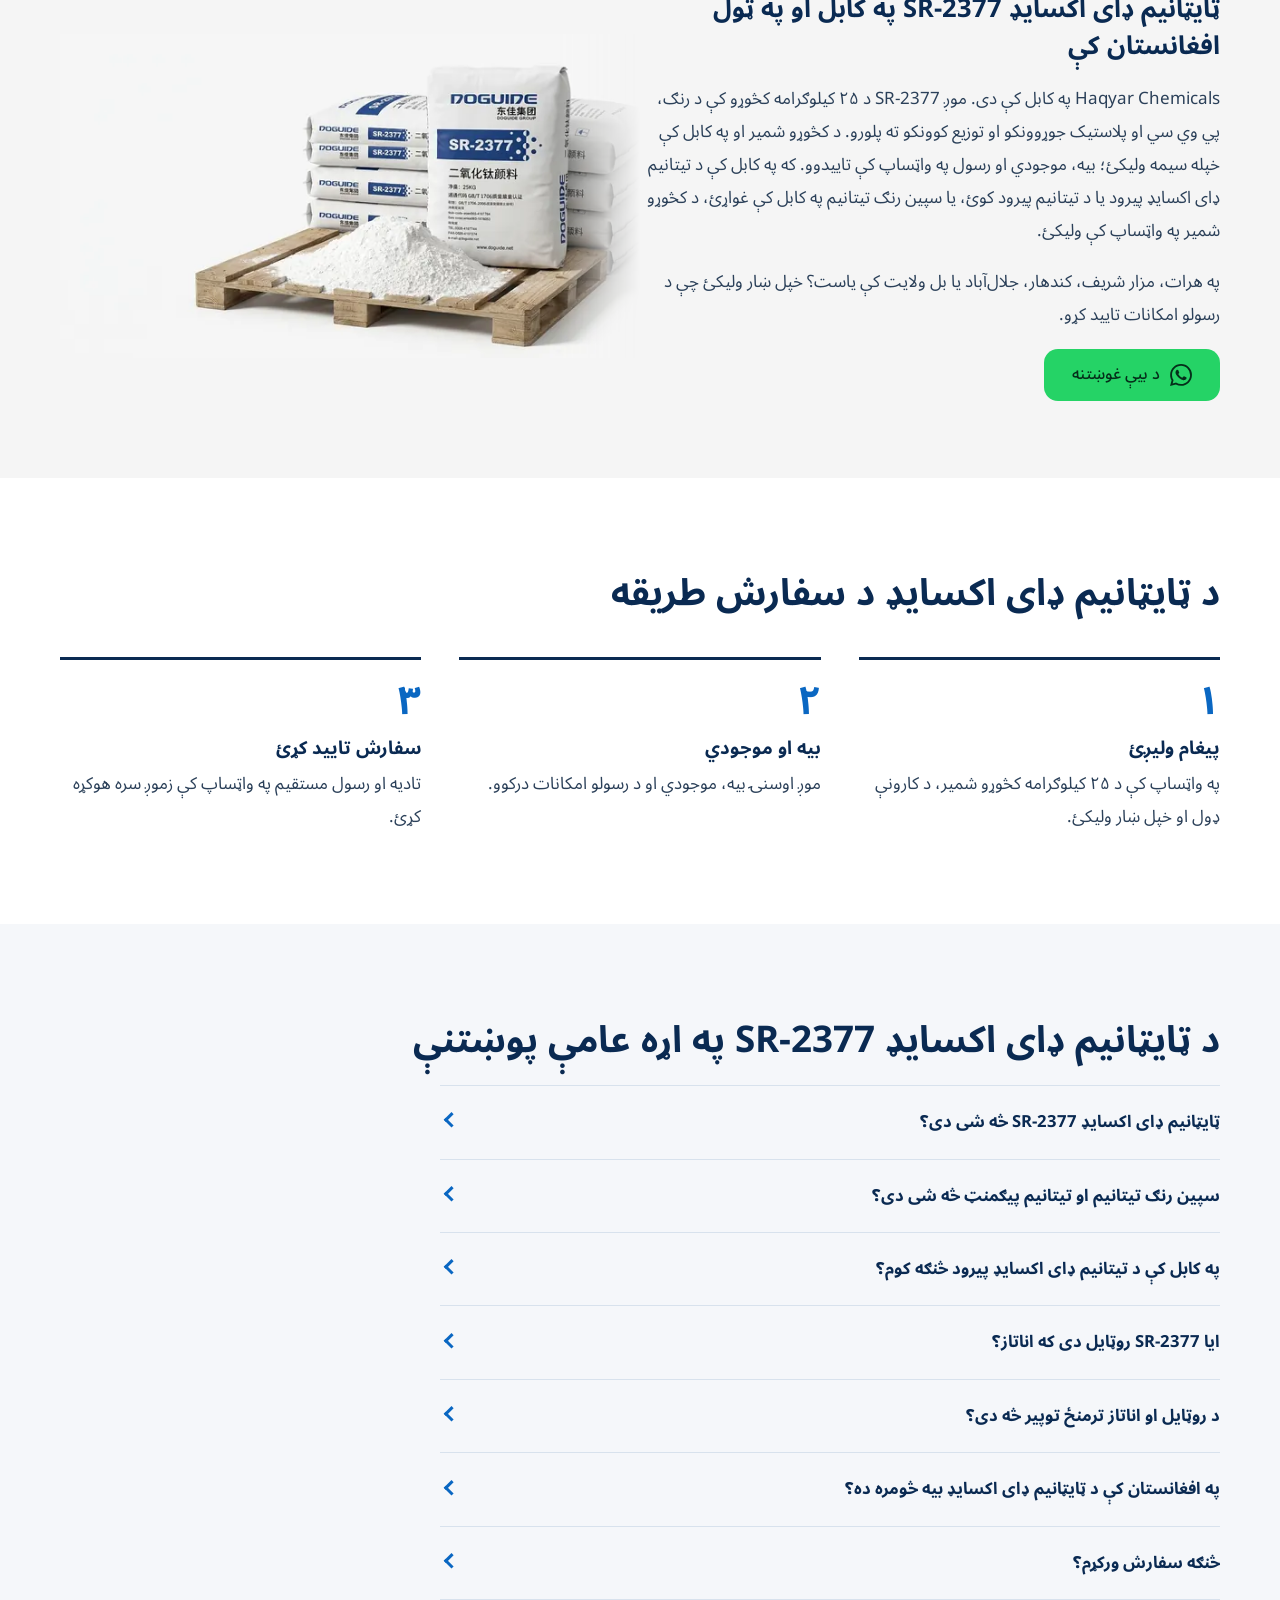
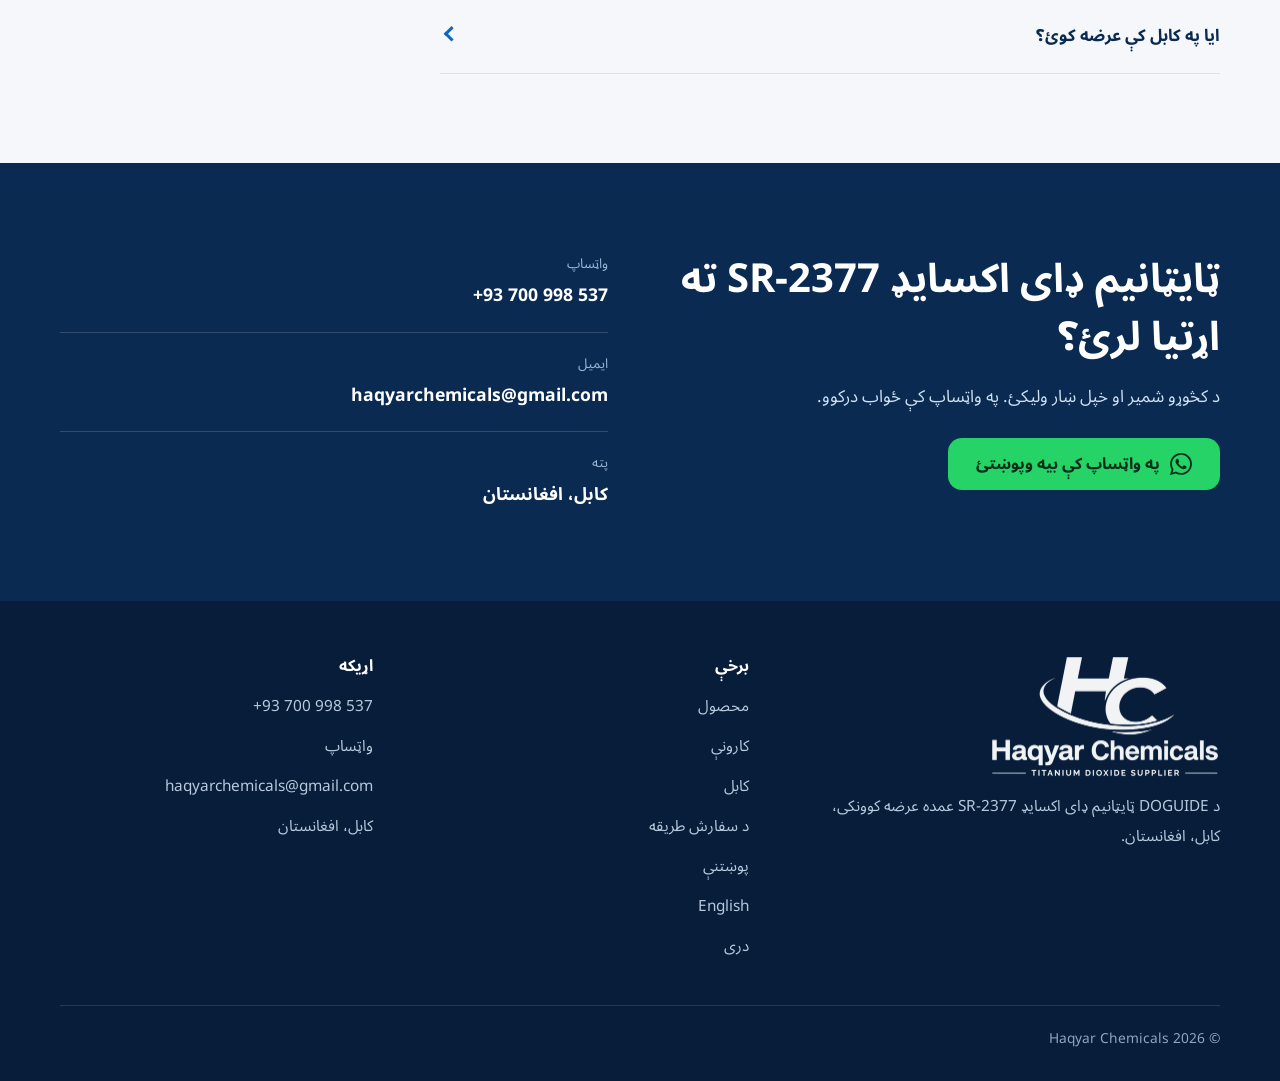
<file: ps/index.html>
<!doctype html>
<html lang="ps-AF" dir="rtl">
<head>
<!-- Google tag (gtag.js) -->
<script async src="https://www.googletagmanager.com/gtag/js?id=G-YHZMPL8646"></script>
<script>
  window.dataLayer = window.dataLayer || [];
  function gtag(){dataLayer.push(arguments);}
  gtag('js', new Date());

  gtag('config', 'G-YHZMPL8646');
</script>

<meta charset="utf-8">
<meta name="viewport" content="width=device-width, initial-scale=1">
<title>تیتانیم ډای اکسایډ SR-2377 په کابل او افغانستان کې | Haqyar Chemicals</title>
<meta name="description" content="د تیتانیم ډای اکسایډ پیرود په کابل کې: د DOGUIDE روټایل SR-2377 سپین رنګ تیتانیم د ۲۵ کيلوګرامه کڅوړو کې. بیه په واټساپ کې وپوښتئ.">
<link rel="canonical" href="https://haqyarchemicals.github.io/haqyar-chemicals/ps/">
<link rel="alternate" hreflang="en" href="https://haqyarchemicals.github.io/haqyar-chemicals/">
<link rel="alternate" hreflang="fa-AF" href="https://haqyarchemicals.github.io/haqyar-chemicals/fa/">
<link rel="alternate" hreflang="ps-AF" href="https://haqyarchemicals.github.io/haqyar-chemicals/ps/">
<link rel="alternate" hreflang="x-default" href="https://haqyarchemicals.github.io/haqyar-chemicals/">
<meta name="theme-color" content="#0a2a52">
<meta property="og:type" content="website">
<meta property="og:site_name" content="Haqyar Chemicals">
<meta property="og:title" content="تیتانیم ډای اکسایډ SR-2377 په کابل او افغانستان کې | Haqyar Chemicals">
<meta property="og:description" content="د تیتانیم ډای اکسایډ پیرود په کابل کې: د DOGUIDE روټایل SR-2377 سپین رنګ تیتانیم د ۲۵ کيلوګرامه کڅوړو کې. بیه په واټساپ کې وپوښتئ.">
<meta property="og:url" content="https://haqyarchemicals.github.io/haqyar-chemicals/ps/">
<meta property="og:image" content="https://haqyarchemicals.github.io/haqyar-chemicals/assets/og-image.jpg">
<meta property="og:image:width" content="1200"><meta property="og:image:height" content="630">
<meta property="og:image:alt" content="DOGUIDE Titanium Dioxide SR-2377 25 KG bag - Haqyar Chemicals, Kabul, Afghanistan">
<meta property="og:locale" content="ps_AF">
<meta name="twitter:card" content="summary_large_image">
<link rel="icon" href="../favicon.ico" sizes="48x48">
<link rel="icon" type="image/png" sizes="192x192" href="../assets/icon-192.png">
<link rel="apple-touch-icon" href="../assets/apple-touch-icon.png">
<link rel="preconnect" href="https://fonts.googleapis.com">
<link rel="preconnect" href="https://fonts.gstatic.com" crossorigin>
<link rel="stylesheet" href="https://fonts.googleapis.com/css2?family=Noto+Sans+Arabic:wght@400;500;700&display=swap">
<link rel="preload" as="image" type="image/webp" imagesrcset="../assets/hero-sr2377-bag-480.webp 480w, ../assets/hero-sr2377-bag-740.webp 740w" imagesizes="(max-width: 900px) calc(100vw - 32px), 530px" fetchpriority="high">
<link rel="stylesheet" href="../assets/style.css">
<script type="application/ld+json">{"@context":"https://schema.org","@type":"LocalBusiness","@id":"https://haqyarchemicals.github.io/haqyar-chemicals/#business","name":"Haqyar Chemicals","url":"https://haqyarchemicals.github.io/haqyar-chemicals/","logo":"https://haqyarchemicals.github.io/haqyar-chemicals/assets/logo-haqyar-chemicals.png","image":"https://haqyarchemicals.github.io/haqyar-chemicals/assets/og-image.jpg","description":"Wholesale supplier of DOGUIDE Titanium Dioxide SR-2377 (25 KG rutile titanium dioxide) in Kabul, Afghanistan.","telephone":"+93700998537","email":"haqyarchemicals@gmail.com","address":{"@type":"PostalAddress","addressLocality":"Kabul","addressCountry":"AF"},"areaServed":{"@type":"Country","name":"Afghanistan"}}</script>
<script type="application/ld+json">{"@context":"https://schema.org","@type":"WebPage","@id":"https://haqyarchemicals.github.io/haqyar-chemicals/ps/#webpage","url":"https://haqyarchemicals.github.io/haqyar-chemicals/ps/","name":"د DOGUIDE ټایټانیم ډای اکسایډ SR-2377","inLanguage":"ps-AF","description":"د DOGUIDE روټایل ټایټانیم ډای اکسایډ SR-2377 (د سلفیټ پروسه) د ۲۵ کيلوګرامه کڅوړو کې د رنګ، کوټینګ، پي وي سي او پلاستیک لپاره. د Haqyar Chemicals لخوا له کابل څخه عمده عرضه.","about":{"@type":"Thing","name":"د DOGUIDE ټایټانیم ډای اکسایډ SR-2377","description":"د DOGUIDE روټایل ټایټانیم ډای اکسایډ SR-2377 (د سلفیټ پروسه) د ۲۵ کيلوګرامه کڅوړو کې د رنګ، کوټینګ، پي وي سي او پلاستیک لپاره. د Haqyar Chemicals لخوا له کابل څخه عمده عرضه.","alternateName":["تیتانیم ډای اکسایډ","سپین رنګ تیتانیم","تیتانیم پیګمنټ","ټایټانیم ډای اکسایډ"]},"keywords":"تیتانیم ډای اکسایډ, سپین رنګ تیتانیم, تیتانیم پیګمنټ, ټایټانیم ډای اکسایډ, د تیتانیم ډای اکسایډ پیرود, تیتانیم ډای اکسایډ کابل, د تیتانیم پیرود کابل, سپین رنګ تیتانیم کابل"}</script>
</head>
<body>
<a class="skip" href="#main">محتوا ته ورتلل</a>
<header class="site-header"><div class="wrap bar">
<a class="brand" href="index.html" aria-label="Haqyar Chemicals"><img src="../assets/logo-haqyar-chemicals.png" width="460" height="247" alt="Haqyar Chemicals logo"></a>
<button class="nav-toggle" id="nav-toggle" type="button" aria-controls="nav" aria-expanded="false" aria-label="مینو"><svg viewBox="0 0 24 24" aria-hidden="true"><path d="M4 7h16M4 12h16M4 17h16"/></svg></button>
<nav class="nav" id="nav" aria-label="اصلي مینو"><a href="#product">محصول</a><a href="#uses">کارونې</a><a href="#kabul">کابل</a><a href="#order">د سفارش طریقه</a><a href="#faq">پوښتنې</a><a class="lang" href="../index.html" hreflang="en" lang="en">English</a><a class="lang" href="../fa/index.html" hreflang="fa-AF" lang="fa">دری</a></nav>
<a class="btn btn-wa btn-sm header-cta" href="https://wa.me/93700998537?text=%D8%B3%D9%84%D8%A7%D9%85%D8%8C%20%D8%AF%20%D9%BC%D8%A7%DB%8C%D9%BC%D8%A7%D9%86%DB%8C%D9%85%20%DA%89%D8%A7%DB%8C%20%D8%A7%DA%A9%D8%B3%D8%A7%DB%8C%DA%89%20SR-2377%20%28%DB%B2%DB%B5%20%DA%A9%D9%8A%D9%84%D9%88%DA%AB%D8%B1%D8%A7%D9%85%D9%87%20%DA%A9%DA%85%D9%88%DA%93%D9%87%29%20%D8%A8%DB%8C%D9%87%20%D8%A7%D9%88%20%D9%85%D9%88%D8%AC%D9%88%D8%AF%D9%8A%20%D8%BA%D9%88%D8%A7%DA%93%D9%85.%0A%D8%AF%20%DA%A9%DA%85%D9%88%DA%93%D9%88%20%D8%B4%D9%85%DB%8C%D8%B1%3A%20%0A%D8%B2%D9%85%D8%A7%20%D8%AA%D9%88%D9%84%DB%8C%D8%AF%3A%20%0A%DA%9A%D8%A7%D8%B1%3A%20" rel="noopener"><svg viewBox="0 0 24 24" aria-hidden="true"><path d="M17.472 14.382c-.297-.149-1.758-.867-2.03-.967-.273-.099-.471-.148-.67.15-.197.297-.767.966-.94 1.164-.173.199-.347.223-.644.075-.297-.15-1.255-.463-2.39-1.475-.883-.788-1.48-1.761-1.653-2.059-.173-.297-.018-.458.13-.606.134-.133.298-.347.446-.52.149-.174.198-.298.298-.497.099-.198.05-.371-.025-.52-.075-.149-.669-1.612-.916-2.207-.242-.579-.487-.5-.669-.51-.173-.008-.371-.01-.57-.01-.198 0-.52.074-.792.372-.272.297-1.04 1.016-1.04 2.479 0 1.462 1.065 2.875 1.213 3.074.149.198 2.096 3.2 5.077 4.487.709.306 1.262.489 1.694.625.712.227 1.36.195 1.871.118.571-.085 1.758-.719 2.006-1.413.248-.694.248-1.289.173-1.413-.074-.124-.272-.198-.57-.347m-5.421 7.403h-.004a9.87 9.87 0 01-5.031-1.378l-.361-.214-3.741.982.998-3.648-.235-.374a9.86 9.86 0 01-1.51-5.26c.001-5.45 4.436-9.884 9.888-9.884 2.64 0 5.122 1.03 6.988 2.898a9.825 9.825 0 012.893 6.994c-.003 5.45-4.437 9.884-9.885 9.884m8.413-18.297A11.815 11.815 0 0012.05 0C5.495 0 .16 5.335.157 11.892c0 2.096.547 4.142 1.588 5.945L.057 24l6.305-1.654a11.882 11.882 0 005.683 1.448h.005c6.554 0 11.89-5.335 11.893-11.893a11.821 11.821 0 00-3.48-8.413Z"/></svg><span>په واټساپ کې خبرې</span></a>
</div></header>
<main id="main">

<section class="hero"><div class="wrap hero-grid">
<div class="hero-copy">
<h1>ټایټانیم ډای اکسایډ <bdi><span class="nw">SR-2377</span></bdi> په کابل او افغانستان کې</h1>
<p class="lead">د DOGUIDE روټایل ټایټانیم ډای اکسایډ د ۲۵ کيلوګرامه کڅوړو کې، د رنګ، کوټینګ، پي وي سي او پلاستیک لپاره. له کابل څخه عمده عرضه. خپل اړین مقدار په واټساپ کې ولیږئ، موږ به بیه او موجودي درکړو.</p>
<div class="actions"><a class="btn btn-wa " href="https://wa.me/93700998537?text=%D8%B3%D9%84%D8%A7%D9%85%D8%8C%20%D8%AF%20%D9%BC%D8%A7%DB%8C%D9%BC%D8%A7%D9%86%DB%8C%D9%85%20%DA%89%D8%A7%DB%8C%20%D8%A7%DA%A9%D8%B3%D8%A7%DB%8C%DA%89%20SR-2377%20%28%DB%B2%DB%B5%20%DA%A9%D9%8A%D9%84%D9%88%DA%AB%D8%B1%D8%A7%D9%85%D9%87%20%DA%A9%DA%85%D9%88%DA%93%D9%87%29%20%D8%A8%DB%8C%D9%87%20%D8%A7%D9%88%20%D9%85%D9%88%D8%AC%D9%88%D8%AF%D9%8A%20%D8%BA%D9%88%D8%A7%DA%93%D9%85.%0A%D8%AF%20%DA%A9%DA%85%D9%88%DA%93%D9%88%20%D8%B4%D9%85%DB%8C%D8%B1%3A%20%0A%D8%B2%D9%85%D8%A7%20%D8%AA%D9%88%D9%84%DB%8C%D8%AF%3A%20%0A%DA%9A%D8%A7%D8%B1%3A%20" rel="noopener"><svg viewBox="0 0 24 24" aria-hidden="true"><path d="M17.472 14.382c-.297-.149-1.758-.867-2.03-.967-.273-.099-.471-.148-.67.15-.197.297-.767.966-.94 1.164-.173.199-.347.223-.644.075-.297-.15-1.255-.463-2.39-1.475-.883-.788-1.48-1.761-1.653-2.059-.173-.297-.018-.458.13-.606.134-.133.298-.347.446-.52.149-.174.198-.298.298-.497.099-.198.05-.371-.025-.52-.075-.149-.669-1.612-.916-2.207-.242-.579-.487-.5-.669-.51-.173-.008-.371-.01-.57-.01-.198 0-.52.074-.792.372-.272.297-1.04 1.016-1.04 2.479 0 1.462 1.065 2.875 1.213 3.074.149.198 2.096 3.2 5.077 4.487.709.306 1.262.489 1.694.625.712.227 1.36.195 1.871.118.571-.085 1.758-.719 2.006-1.413.248-.694.248-1.289.173-1.413-.074-.124-.272-.198-.57-.347m-5.421 7.403h-.004a9.87 9.87 0 01-5.031-1.378l-.361-.214-3.741.982.998-3.648-.235-.374a9.86 9.86 0 01-1.51-5.26c.001-5.45 4.436-9.884 9.888-9.884 2.64 0 5.122 1.03 6.988 2.898a9.825 9.825 0 012.893 6.994c-.003 5.45-4.437 9.884-9.885 9.884m8.413-18.297A11.815 11.815 0 0012.05 0C5.495 0 .16 5.335.157 11.892c0 2.096.547 4.142 1.588 5.945L.057 24l6.305-1.654a11.882 11.882 0 005.683 1.448h.005c6.554 0 11.89-5.335 11.893-11.893a11.821 11.821 0 00-3.48-8.413Z"/></svg><span>په واټساپ کې بیه وپوښتئ</span></a></div>
</div>
<div class="hero-photo"><picture><source type="image/webp" srcset="../assets/hero-sr2377-bag-480.webp 480w, ../assets/hero-sr2377-bag-740.webp 740w" sizes="(max-width: 900px) calc(100vw - 32px), 530px"><img src="../assets/hero-sr2377-bag-740.jpg" srcset="../assets/hero-sr2377-bag-480.jpg 480w, ../assets/hero-sr2377-bag-740.jpg 740w" sizes="(max-width: 900px) calc(100vw - 32px), 530px" width="740" height="768" alt="د DOGUIDE SR-2377 ټایټانیم ډای اکسایډ ۲۵ کيلوګرامه کڅوړه" fetchpriority="high"></picture></div>
</div></section>
<div class="specs"><div class="wrap"><dl><div><dt>برانډ</dt><dd>DOGUIDE</dd></div><div><dt>ماډل</dt><dd><bdi><span class="nw">SR-2377</span></bdi></dd></div><div><dt>ډول</dt><dd>روټایل، د سلفیټ پروسه</dd></div><div><dt>بسته‌بندي</dt><dd>۲۵ کيلوګرامه کڅوړه</dd></div><div><dt>عرضه</dt><dd>عمده، له کابل څخه</dd></div></dl></div></div>

<section class="block" id="product"><div class="wrap">
<div class="split">
<div class="prose">
<h2>ټایټانیم ډای اکسایډ <bdi><span class="nw">SR-2377</span></bdi> څه شی دی؟</h2>
<p><bdi><span class="nw">SR-2377</span></bdi> د روټایل ډول سپینه رنګدانه (TiO<sub>2</sub>) ده چې DOGUIDE یې جوړوي او په ۲۵ کيلوګرامه کڅوړو کې پلورل کېږي. دا ماده رنګ، کوټینګ او پلاستیک ته سپین رنګ او د پټولو ځواک ورکوي. په بازار کې د ټایټانیم ډای اکساید او TiO<sub>2</sub> په نومونو هم پېژندل کېږي. همدا ماده د تیتانیم ډای اکسایډ، سپین رنګ تیتانیم یا تیتانیم پیګمنټ په نومونو هم یادېږي.</p>
<p>روټایل ډول د لمر او هوا په وړاندې له اناتاز ډول څخه ډېر مقاوم دی، نو د هغو محصولاتو لپاره عام انتخاب دی چې باید د لمر لاندې سپین پاتې شي.</p>
</div>
<div class="frame"><picture><source type="image/webp" srcset="../assets/sr2377-bags-on-pallet-600.webp 600w, ../assets/sr2377-bags-on-pallet-1000.webp 1000w" sizes="(max-width: 900px) calc(100vw - 32px), 540px"><img src="../assets/sr2377-bags-on-pallet-1000.jpg" srcset="../assets/sr2377-bags-on-pallet-600.jpg 600w, ../assets/sr2377-bags-on-pallet-1000.jpg 1000w" sizes="(max-width: 900px) calc(100vw - 32px), 540px" width="1000" height="750" alt="د DOGUIDE SR-2377 ټایټانیم ډای اکسایډ ۲۵ کيلوګرامه کڅوړې؛ یوه کڅوړه په لرګینې پیلټ باندې او نورې کڅوړې په دواړو غاړو کې" loading="lazy" decoding="async"></picture></div>
</div>
<div class="sub-block">
<h3>مهم معلومات</h3>
<table class="spec-table"><tr><th scope="row">برانډ</th><td>DOGUIDE</td></tr><tr><th scope="row">جوړونکی</th><td>Doguide Group، چین</td></tr><tr><th scope="row">ماډل</th><td><bdi><span class="nw">SR-2377</span></bdi></td></tr><tr><th scope="row">ډول</th><td>روټایل ټایټانیم ډای اکسایډ، د سلفیټ پروسه</td></tr><tr><th scope="row">بسته‌بندي</th><td>۲۵ کيلوګرامه کڅوړه</td></tr><tr><th scope="row">عرضه کوونکی</th><td>Haqyar Chemicals، کابل، افغانستان</td></tr><tr><th scope="row">بیه او موجودي</th><td>په واټساپ کې</td></tr></table>
<div class="note" style="margin-top:24px"><p>مشخصات ښايي په بېلابېلو محمولو کې توپیر ولري؛ هر څه چې اړتیا لرئ له سفارش مخکې په واټساپ کې له موږ وپوښتئ.</p></div>
</div>
</div></section>

<section class="block mist" id="uses"><div class="wrap">
<h2>د ټایټانیم ډای اکسایډ <bdi><span class="nw">SR-2377</span></bdi> کارونې</h2>
<div class="use split" id="paint">
<div class="prose"><h3>د رنګ او کوټینګ لپاره ټایټانیم ډای اکسایډ</h3>
<p>ټایټانیم ډای اکسایډ په ډېرو رنګونو کې سپینه رنګدانه ده. دا رڼا له نورو عامو سپینو رنګدانو په ډېر ځواک خپروي، نو د رنګ یوه نری طبقه هم سپینه او روښانه ښکاري او لاندینۍ سطحه پټوي. روټایل ډول د لمر او هوا په وړاندې له اناتاز ډېر مقاوم دی او د بهرنیو رنګونو لپاره عام انتخاب دی.</p>
<ul class="ticks"><li>رنګدانه ښه تیته (ډیسپرس) کړئ؛ بد تیتوالی د پټولو ځواک کموي.</li><li>د تولید فورمول له بدلولو مخکې یو کوچنی ازمایښتي بیچ جوړ کړئ.</li><li>راته ووایاست کوم رنګ جوړوئ، لکه کورني که بهرنی، د اوبو یا محلل بنسټ، چې هغه څه چې پوهیږو درسره شریک کړو.</li></ul></div>
<div class="frame"><picture><source type="image/webp" srcset="../assets/titanium-dioxide-paint-coatings-512.webp 512w" sizes="(max-width: 900px) calc(100vw - 32px), 540px"><img src="../assets/titanium-dioxide-paint-coatings-512.jpg" srcset="../assets/titanium-dioxide-paint-coatings-512.jpg 512w" sizes="(max-width: 900px) calc(100vw - 32px), 540px" width="512" height="240" alt="سپین رنګ چې په برس سره ولګول شو" loading="lazy" decoding="async"></picture></div>
</div>
<div id="pvc">
<div class="sub-intro prose"><h3>د پي وي سي او پلاستیک لپاره ټایټانیم ډای اکسایډ</h3>
<p>په پي وي سي کې ټایټانیم ډای اکسایډ سپین رنګ او کدرتیا ورکوي او فرابنفش وړانګې جذبوي او خپروي؛ دا په سپین پي وي سي کې د بهر په کارونه کې د ژیړېدو او خرابېدو په وړاندې د مقاومت کې مرسته کوي. دا د پي وي سي هغه اصلي محصولات دي چې دا کاروي.</p></div>
<div class="use split flip" id="pvc-profile">
<div class="prose"><h4>د پي وي سي پروفایلونو لپاره ټایټانیم ډای اکسایډ (کړکۍ او دروازې)</h4>
<p>د کړکیو او دروازو پي وي سي پروفایلونه د ټایټانیم ډای اکسایډ له لویو کارونو څخه دي. دا ماده پروفایل ته سپین رنګ او کدرتیا ورکوي او پلاستیک له لمر څخه ساتي؛ نو پروفایل په بهر کې سپین پاتې کېږي او د هوا په وړاندې مقاومت لري.</p>
<ul class="ticks"><li>په مواد کې مساوي ګډون یو رنګه سپین رنګ پرته له کرښو ورکوي.</li><li>اندازه ستاسو په فورمول او د اړتیا وړ سپینوالي او مقاومت پورې اړه لري؛ له خپل تخنیکر سره یې وټاکئ.</li><li>د تولید له بدلولو مخکې یو کوچنی ازمایښتي بیچ جوړ کړئ.</li></ul></div>
<div class="frame"><picture><source type="image/webp" srcset="../assets/pvc-profiles-600.webp 600w, ../assets/pvc-profiles-1000.webp 1000w" sizes="(max-width: 900px) calc(100vw - 32px), 540px"><img src="../assets/pvc-profiles-1000.jpg" srcset="../assets/pvc-profiles-600.jpg 600w, ../assets/pvc-profiles-1000.jpg 1000w" sizes="(max-width: 900px) calc(100vw - 32px), 540px" width="1000" height="561" alt="د سپینو پي وي سي کړکیو پروفایلونه او د کړکۍ چوکاټ مقطع" loading="lazy" decoding="async"></picture></div>
</div>
<div class="use split" id="pvc-pipes">
<div class="prose"><h4>د پي وي سي پایپونو لپاره ټایټانیم ډای اکسایډ</h4>
<p>سپین او روښانه پي وي سي پایپونه، لکه د فاضله اوبو، صحي او د برېښنا د کیبل پایپونه، کولای شي د سپین رنګ او کدرتیا لپاره ټایټانیم ډای اکسایډ وکاروي. هغه پایپونه چې بهر کارول کېږي، دا ماده پلاستیک له لمر څخه په ساتنه کې هم مرسته کوي. دا چې کارول کېږي که نه او په کومه اندازه، د پایپ ډول او ستاسو فورمول پورې اړه لري.</p>
<ul class="ticks"><li>مساوي ګډون د پایپ رنګ د ټول اوږدوالي په اوږدو کې یو رنګه ساتي.</li><li>له موږ وپوښتئ چې <span class="nw">SR-2377</span> ستاسو د پایپ ډول ته مناسب دی که نه.</li><li>د بشپړ تولید مخکې یو کوچنی ازمایښتي بیچ په خپل اکسټروډر لاین کې وازمایئ.</li></ul></div>
<div class="frame"><picture><source type="image/webp" srcset="../assets/pvc-pipes-520.webp 520w, ../assets/pvc-pipes-777.webp 777w" sizes="(max-width: 900px) calc(100vw - 32px), 540px"><img src="../assets/pvc-pipes-777.jpg" srcset="../assets/pvc-pipes-520.jpg 520w, ../assets/pvc-pipes-777.jpg 777w" sizes="(max-width: 900px) calc(100vw - 32px), 540px" width="777" height="574" alt="د سپینو پي وي سي پایپونو ډېر" loading="lazy" decoding="async"></picture></div>
</div>
<div class="use split flip" id="pvc-fittings">
<div class="prose"><h4>د پي وي سي فیټینګونو لپاره ټایټانیم ډای اکسایډ</h4>
<p>ایلبو، ټي، کپلینګ او نور فیټینګونه له پي وي سي موادو څخه په قالب جوړېږي. ټایټانیم ډای اکسایډ سپینو فیټینګونو ته یو رنګه سپین رنګ او کدرتیا ورکوي.</p>
<ul class="ticks"><li>مساوي ګډون د قالب شویو برخو په رنګ کې د داغونو مخه نیسي.</li><li>د تولید له بدلولو مخکې یو کوچنی قالب شوی بیچ وګورئ.</li></ul></div>
<div class="frame"><picture><source type="image/webp" srcset="../assets/pvc-fittings-560.webp 560w, ../assets/pvc-fittings-900.webp 900w" sizes="(max-width: 900px) calc(100vw - 32px), 540px"><img src="../assets/pvc-fittings-900.jpg" srcset="../assets/pvc-fittings-560.jpg 560w, ../assets/pvc-fittings-900.jpg 900w" sizes="(max-width: 900px) calc(100vw - 32px), 540px" width="900" height="824" alt="سپین پي وي سي فیټینګونه: ایلبو او ټي" loading="lazy" decoding="async"></picture></div>
</div>
</div>
<div class="other-use prose"><h3>نورې صنعتي کارونې</h3>
<p>هر تولید چې سپینې رنګدانې ته اړتیا لري. راته ووایاست څه جوړوئ، موږ به ووایو چې <bdi><span class="nw">SR-2377</span></bdi> مناسب دی که نه. هغه مشخصات چې تایید یې نشو کولای نه بیانوو.</p></div>
</div></section>

<section class="band" id="kabul"><div class="wrap split">
<div class="band-copy prose">
<h2>ټایټانیم ډای اکسایډ <bdi><span class="nw">SR-2377</span></bdi> په کابل او په ټول افغانستان کې</h2>
<p>Haqyar Chemicals په کابل کې دی. موږ <bdi><span class="nw">SR-2377</span></bdi> د ۲۵ کيلوګرامه کڅوړو کې د رنګ، پي وي سي او پلاستیک جوړوونکو او توزیع کوونکو ته پلورو. د کڅوړو شمیر او په کابل کې خپله سیمه ولیکئ؛ بیه، موجودي او رسول په واټساپ کې تاییدوو. که په کابل کې د تیتانیم ډای اکسایډ پیرود یا د تیتانیم پیرود کوئ، یا سپین رنګ تیتانیم په کابل کې غواړئ، د کڅوړو شمیر په واټساپ کې ولیکئ.</p>
<p>په هرات، مزار شریف، کندهار، جلال‌آباد یا بل ولایت کې یاست؟ خپل ښار ولیکئ چې د رسولو امکانات تایید کړو.</p>
<div class="actions"><a class="btn btn-wa " href="https://wa.me/93700998537?text=%D8%B3%D9%84%D8%A7%D9%85%D8%8C%20%D8%AF%20%D9%BC%D8%A7%DB%8C%D9%BC%D8%A7%D9%86%DB%8C%D9%85%20%DA%89%D8%A7%DB%8C%20%D8%A7%DA%A9%D8%B3%D8%A7%DB%8C%DA%89%20SR-2377%20%28%DB%B2%DB%B5%20%DA%A9%D9%8A%D9%84%D9%88%DA%AB%D8%B1%D8%A7%D9%85%D9%87%20%DA%A9%DA%85%D9%88%DA%93%D9%87%29%20%D8%A8%DB%8C%D9%87%20%D8%A7%D9%88%20%D9%85%D9%88%D8%AC%D9%88%D8%AF%D9%8A%20%D8%BA%D9%88%D8%A7%DA%93%D9%85.%0A%D8%AF%20%DA%A9%DA%85%D9%88%DA%93%D9%88%20%D8%B4%D9%85%DB%8C%D8%B1%3A%20%0A%D8%B2%D9%85%D8%A7%20%D8%AA%D9%88%D9%84%DB%8C%D8%AF%3A%20%0A%DA%9A%D8%A7%D8%B1%3A%20" rel="noopener"><svg viewBox="0 0 24 24" aria-hidden="true"><path d="M17.472 14.382c-.297-.149-1.758-.867-2.03-.967-.273-.099-.471-.148-.67.15-.197.297-.767.966-.94 1.164-.173.199-.347.223-.644.075-.297-.15-1.255-.463-2.39-1.475-.883-.788-1.48-1.761-1.653-2.059-.173-.297-.018-.458.13-.606.134-.133.298-.347.446-.52.149-.174.198-.298.298-.497.099-.198.05-.371-.025-.52-.075-.149-.669-1.612-.916-2.207-.242-.579-.487-.5-.669-.51-.173-.008-.371-.01-.57-.01-.198 0-.52.074-.792.372-.272.297-1.04 1.016-1.04 2.479 0 1.462 1.065 2.875 1.213 3.074.149.198 2.096 3.2 5.077 4.487.709.306 1.262.489 1.694.625.712.227 1.36.195 1.871.118.571-.085 1.758-.719 2.006-1.413.248-.694.248-1.289.173-1.413-.074-.124-.272-.198-.57-.347m-5.421 7.403h-.004a9.87 9.87 0 01-5.031-1.378l-.361-.214-3.741.982.998-3.648-.235-.374a9.86 9.86 0 01-1.51-5.26c.001-5.45 4.436-9.884 9.888-9.884 2.64 0 5.122 1.03 6.988 2.898a9.825 9.825 0 012.893 6.994c-.003 5.45-4.437 9.884-9.885 9.884m8.413-18.297A11.815 11.815 0 0012.05 0C5.495 0 .16 5.335.157 11.892c0 2.096.547 4.142 1.588 5.945L.057 24l6.305-1.654a11.882 11.882 0 005.683 1.448h.005c6.554 0 11.89-5.335 11.893-11.893a11.821 11.821 0 00-3.48-8.413Z"/></svg><span>د بیې غوښتنه</span></a></div>
</div>
<div><picture><source type="image/webp" srcset="../assets/sr2377-wholesale-supply-640.webp 640w, ../assets/sr2377-wholesale-supply-1100.webp 1100w" sizes="(max-width: 900px) calc(100vw - 32px), 600px"><img src="../assets/sr2377-wholesale-supply-1100.jpg" srcset="../assets/sr2377-wholesale-supply-640.jpg 640w, ../assets/sr2377-wholesale-supply-1100.jpg 1100w" sizes="(max-width: 900px) calc(100vw - 32px), 600px" width="1100" height="614" alt="د DOGUIDE SR-2377 ټایټانیم ډای اکسایډ ۲۵ کيلوګرامه کڅوړې د سپینې پوډر ډېرې تر څنګ په پیلټ باندې" loading="lazy" decoding="async"></picture></div>
</div></section>

<section class="block" id="order"><div class="wrap">
<h2>د ټایټانیم ډای اکسایډ د سفارش طریقه</h2>
<ol class="steps"><li><h3>پیغام ولیږئ</h3><p>په واټساپ کې د ۲۵ کيلوګرامه کڅوړو شمیر، د کارونې ډول او خپل ښار ولیکئ.</p></li><li><h3>بیه او موجودي</h3><p>موږ اوسنۍ بیه، موجودي او د رسولو امکانات درکوو.</p></li><li><h3>سفارش تایید کړئ</h3><p>تادیه او رسول مستقیم په واټساپ کې زموږ سره هوکړه کړئ.</p></li></ol>
</div></section>

<section class="block mist" id="faq"><div class="wrap">
<h2>د ټایټانیم ډای اکسایډ <bdi><span class="nw">SR-2377</span></bdi> په اړه عامې پوښتنې</h2>
<div class="faq"><details><summary>ټایټانیم ډای اکسایډ <bdi><span class="nw">SR-2377</span></bdi> څه شی دی؟</summary><p>د DOGUIDE د روټایل ډول سپینه رنګدانه (TiO<sub>2</sub>) ده چې رنګ، کوټینګ او پلاستیک ته سپین رنګ او د پټولو ځواک ورکوي. Haqyar Chemicals یې په ۲۵ کيلوګرامه کڅوړو کې له کابل څخه عرضه کوي.</p></details><details><summary>سپین رنګ تیتانیم او تیتانیم پیګمنټ څه شی دی؟</summary><p>سپین رنګ تیتانیم یا تیتانیم پیګمنټ همدا تیتانیم ډای اکسایډ (TiO<sub>2</sub>) دی چې رنګ، کوټینګ او پلاستیک ته سپین رنګ او د پټولو ځواک ورکوي.</p></details><details><summary>په کابل کې د تیتانیم ډای اکسایډ پیرود څنګه کوم؟</summary><p>په کابل کې د تیتانیم ډای اکسایډ پیرود لپاره په واټساپ کې د ۲۵ کيلوګرامه کڅوړو شمیر او خپل ښار ولیکئ؛ موږ به بیه او موجودي درکړو.</p></details><details><summary>ایا <span class="nw">SR-2377</span> روټایل دی که اناتاز؟</summary><p><bdi><span class="nw">SR-2377</span></bdi> د روټایل ډول دی چې د سلفیټ پروسې له لارې جوړ شوی.</p></details><details><summary>د روټایل او اناتاز ترمنځ توپیر څه دی؟</summary><p>دواړه د TiO<sub>2</sub> بلورین ډولونه دي. روټایل ډېر د پټولو ځواک لري او د لمر او هوا په وړاندې ډېر مقاوم دی، نو د بهرنیو رنګونو او د پي وي سي په څېر پلاستیکونو لپاره عام انتخاب دی. اناتاز د لمر په وړاندې لږ دوام لري.</p></details><details><summary>په افغانستان کې د ټایټانیم ډای اکسایډ بیه څومره ده؟</summary><p>بیه د سفارش په اندازه او موجودۍ پورې اړه لري، نو ټاکلې بیه نه ښيو. د کڅوړو شمیر په واټساپ کې ولیږئ چې بیه درکړو.</p></details><details><summary>څنګه سفارش ورکړم؟</summary><p>واټساپ پرانیزئ، د ۲۵ کيلوګرامه کڅوړو شمیر او خپل ښار ولیکئ، موږ به بیه او موجودي درکړو.</p></details><details><summary>ایا په کابل کې عرضه کوئ؟</summary><p>هو. Haqyar Chemicals په کابل کې دی. د <a href="#kabul">په کابل کې ټایټانیم ډای اکسایډ</a> برخه وګورئ.</p></details></div>
</div></section>

<section class="cta" id="contact"><div class="wrap split">
<div><h2>ټایټانیم ډای اکسایډ <bdi><span class="nw">SR-2377</span></bdi> ته اړتیا لرئ؟</h2><p>د کڅوړو شمیر او خپل ښار ولیکئ. په واټساپ کې ځواب درکوو.</p><div class="actions"><a class="btn btn-wa " href="https://wa.me/93700998537?text=%D8%B3%D9%84%D8%A7%D9%85%D8%8C%20%D8%AF%20%D9%BC%D8%A7%DB%8C%D9%BC%D8%A7%D9%86%DB%8C%D9%85%20%DA%89%D8%A7%DB%8C%20%D8%A7%DA%A9%D8%B3%D8%A7%DB%8C%DA%89%20SR-2377%20%28%DB%B2%DB%B5%20%DA%A9%D9%8A%D9%84%D9%88%DA%AB%D8%B1%D8%A7%D9%85%D9%87%20%DA%A9%DA%85%D9%88%DA%93%D9%87%29%20%D8%A8%DB%8C%D9%87%20%D8%A7%D9%88%20%D9%85%D9%88%D8%AC%D9%88%D8%AF%D9%8A%20%D8%BA%D9%88%D8%A7%DA%93%D9%85.%0A%D8%AF%20%DA%A9%DA%85%D9%88%DA%93%D9%88%20%D8%B4%D9%85%DB%8C%D8%B1%3A%20%0A%D8%B2%D9%85%D8%A7%20%D8%AA%D9%88%D9%84%DB%8C%D8%AF%3A%20%0A%DA%9A%D8%A7%D8%B1%3A%20" rel="noopener"><svg viewBox="0 0 24 24" aria-hidden="true"><path d="M17.472 14.382c-.297-.149-1.758-.867-2.03-.967-.273-.099-.471-.148-.67.15-.197.297-.767.966-.94 1.164-.173.199-.347.223-.644.075-.297-.15-1.255-.463-2.39-1.475-.883-.788-1.48-1.761-1.653-2.059-.173-.297-.018-.458.13-.606.134-.133.298-.347.446-.52.149-.174.198-.298.298-.497.099-.198.05-.371-.025-.52-.075-.149-.669-1.612-.916-2.207-.242-.579-.487-.5-.669-.51-.173-.008-.371-.01-.57-.01-.198 0-.52.074-.792.372-.272.297-1.04 1.016-1.04 2.479 0 1.462 1.065 2.875 1.213 3.074.149.198 2.096 3.2 5.077 4.487.709.306 1.262.489 1.694.625.712.227 1.36.195 1.871.118.571-.085 1.758-.719 2.006-1.413.248-.694.248-1.289.173-1.413-.074-.124-.272-.198-.57-.347m-5.421 7.403h-.004a9.87 9.87 0 01-5.031-1.378l-.361-.214-3.741.982.998-3.648-.235-.374a9.86 9.86 0 01-1.51-5.26c.001-5.45 4.436-9.884 9.888-9.884 2.64 0 5.122 1.03 6.988 2.898a9.825 9.825 0 012.893 6.994c-.003 5.45-4.437 9.884-9.885 9.884m8.413-18.297A11.815 11.815 0 0012.05 0C5.495 0 .16 5.335.157 11.892c0 2.096.547 4.142 1.588 5.945L.057 24l6.305-1.654a11.882 11.882 0 005.683 1.448h.005c6.554 0 11.89-5.335 11.893-11.893a11.821 11.821 0 00-3.48-8.413Z"/></svg><span>په واټساپ کې بیه وپوښتئ</span></a></div></div>
<ul class="contact-list">
<li><small>واټساپ</small><a href="https://wa.me/93700998537?text=%D8%B3%D9%84%D8%A7%D9%85%D8%8C%20%D8%AF%20%D9%BC%D8%A7%DB%8C%D9%BC%D8%A7%D9%86%DB%8C%D9%85%20%DA%89%D8%A7%DB%8C%20%D8%A7%DA%A9%D8%B3%D8%A7%DB%8C%DA%89%20SR-2377%20%28%DB%B2%DB%B5%20%DA%A9%D9%8A%D9%84%D9%88%DA%AB%D8%B1%D8%A7%D9%85%D9%87%20%DA%A9%DA%85%D9%88%DA%93%D9%87%29%20%D8%A8%DB%8C%D9%87%20%D8%A7%D9%88%20%D9%85%D9%88%D8%AC%D9%88%D8%AF%D9%8A%20%D8%BA%D9%88%D8%A7%DA%93%D9%85.%0A%D8%AF%20%DA%A9%DA%85%D9%88%DA%93%D9%88%20%D8%B4%D9%85%DB%8C%D8%B1%3A%20%0A%D8%B2%D9%85%D8%A7%20%D8%AA%D9%88%D9%84%DB%8C%D8%AF%3A%20%0A%DA%9A%D8%A7%D8%B1%3A%20" rel="noopener"><span dir="ltr">+93 700 998 537</span></a></li>
<li><small>ایمیل</small><a href="mailto:haqyarchemicals@gmail.com">haqyarchemicals@gmail.com</a></li>
<li><small>پته</small><span>کابل، افغانستان</span></li>
</ul></div></section>

</main>
<footer class="site-footer"><div class="wrap">
<div class="foot-grid">
<div><img class="foot-logo" src="../assets/logo-haqyar-chemicals.png" width="460" height="247" alt="Haqyar Chemicals" loading="lazy"><p>د DOGUIDE ټایټانیم ډای اکسایډ SR-2377 عمده عرضه کوونکی، کابل، افغانستان.</p></div>
<div><h2>برخې</h2><ul><li><a href="#product">محصول</a></li><li><a href="#uses">کارونې</a></li><li><a href="#kabul">کابل</a></li><li><a href="#order">د سفارش طریقه</a></li><li><a href="#faq">پوښتنې</a></li><li><a href="../index.html" hreflang="en" lang="en">English</a></li><li><a href="../fa/index.html" hreflang="fa-AF" lang="fa">دری</a></li></ul></div>
<div><h2>اړیکه</h2><ul><li><a href="https://wa.me/93700998537?text=%D8%B3%D9%84%D8%A7%D9%85%D8%8C%20%D8%AF%20%D9%BC%D8%A7%DB%8C%D9%BC%D8%A7%D9%86%DB%8C%D9%85%20%DA%89%D8%A7%DB%8C%20%D8%A7%DA%A9%D8%B3%D8%A7%DB%8C%DA%89%20SR-2377%20%28%DB%B2%DB%B5%20%DA%A9%D9%8A%D9%84%D9%88%DA%AB%D8%B1%D8%A7%D9%85%D9%87%20%DA%A9%DA%85%D9%88%DA%93%D9%87%29%20%D8%A8%DB%8C%D9%87%20%D8%A7%D9%88%20%D9%85%D9%88%D8%AC%D9%88%D8%AF%D9%8A%20%D8%BA%D9%88%D8%A7%DA%93%D9%85.%0A%D8%AF%20%DA%A9%DA%85%D9%88%DA%93%D9%88%20%D8%B4%D9%85%DB%8C%D8%B1%3A%20%0A%D8%B2%D9%85%D8%A7%20%D8%AA%D9%88%D9%84%DB%8C%D8%AF%3A%20%0A%DA%9A%D8%A7%D8%B1%3A%20" rel="noopener"><span dir="ltr">+93 700 998 537</span></a></li><li><a href="https://wa.me/93700998537?text=%D8%B3%D9%84%D8%A7%D9%85%D8%8C%20%D8%AF%20%D9%BC%D8%A7%DB%8C%D9%BC%D8%A7%D9%86%DB%8C%D9%85%20%DA%89%D8%A7%DB%8C%20%D8%A7%DA%A9%D8%B3%D8%A7%DB%8C%DA%89%20SR-2377%20%28%DB%B2%DB%B5%20%DA%A9%D9%8A%D9%84%D9%88%DA%AB%D8%B1%D8%A7%D9%85%D9%87%20%DA%A9%DA%85%D9%88%DA%93%D9%87%29%20%D8%A8%DB%8C%D9%87%20%D8%A7%D9%88%20%D9%85%D9%88%D8%AC%D9%88%D8%AF%D9%8A%20%D8%BA%D9%88%D8%A7%DA%93%D9%85.%0A%D8%AF%20%DA%A9%DA%85%D9%88%DA%93%D9%88%20%D8%B4%D9%85%DB%8C%D8%B1%3A%20%0A%D8%B2%D9%85%D8%A7%20%D8%AA%D9%88%D9%84%DB%8C%D8%AF%3A%20%0A%DA%9A%D8%A7%D8%B1%3A%20" rel="noopener">واټساپ</a></li><li><a href="mailto:haqyarchemicals@gmail.com">haqyarchemicals@gmail.com</a></li><li>کابل، افغانستان</li></ul></div>
</div>
<p class="foot-bottom">© 2026 Haqyar Chemicals</p>
</div></footer>
<a class="wa-float" href="https://wa.me/93700998537?text=%D8%B3%D9%84%D8%A7%D9%85%D8%8C%20%D8%AF%20%D9%BC%D8%A7%DB%8C%D9%BC%D8%A7%D9%86%DB%8C%D9%85%20%DA%89%D8%A7%DB%8C%20%D8%A7%DA%A9%D8%B3%D8%A7%DB%8C%DA%89%20SR-2377%20%28%DB%B2%DB%B5%20%DA%A9%D9%8A%D9%84%D9%88%DA%AB%D8%B1%D8%A7%D9%85%D9%87%20%DA%A9%DA%85%D9%88%DA%93%D9%87%29%20%D8%A8%DB%8C%D9%87%20%D8%A7%D9%88%20%D9%85%D9%88%D8%AC%D9%88%D8%AF%D9%8A%20%D8%BA%D9%88%D8%A7%DA%93%D9%85.%0A%D8%AF%20%DA%A9%DA%85%D9%88%DA%93%D9%88%20%D8%B4%D9%85%DB%8C%D8%B1%3A%20%0A%D8%B2%D9%85%D8%A7%20%D8%AA%D9%88%D9%84%DB%8C%D8%AF%3A%20%0A%DA%9A%D8%A7%D8%B1%3A%20" rel="noopener" aria-label="په واټساپ کې خبرې"><svg viewBox="0 0 24 24" aria-hidden="true"><path d="M17.472 14.382c-.297-.149-1.758-.867-2.03-.967-.273-.099-.471-.148-.67.15-.197.297-.767.966-.94 1.164-.173.199-.347.223-.644.075-.297-.15-1.255-.463-2.39-1.475-.883-.788-1.48-1.761-1.653-2.059-.173-.297-.018-.458.13-.606.134-.133.298-.347.446-.52.149-.174.198-.298.298-.497.099-.198.05-.371-.025-.52-.075-.149-.669-1.612-.916-2.207-.242-.579-.487-.5-.669-.51-.173-.008-.371-.01-.57-.01-.198 0-.52.074-.792.372-.272.297-1.04 1.016-1.04 2.479 0 1.462 1.065 2.875 1.213 3.074.149.198 2.096 3.2 5.077 4.487.709.306 1.262.489 1.694.625.712.227 1.36.195 1.871.118.571-.085 1.758-.719 2.006-1.413.248-.694.248-1.289.173-1.413-.074-.124-.272-.198-.57-.347m-5.421 7.403h-.004a9.87 9.87 0 01-5.031-1.378l-.361-.214-3.741.982.998-3.648-.235-.374a9.86 9.86 0 01-1.51-5.26c.001-5.45 4.436-9.884 9.888-9.884 2.64 0 5.122 1.03 6.988 2.898a9.825 9.825 0 012.893 6.994c-.003 5.45-4.437 9.884-9.885 9.884m8.413-18.297A11.815 11.815 0 0012.05 0C5.495 0 .16 5.335.157 11.892c0 2.096.547 4.142 1.588 5.945L.057 24l6.305-1.654a11.882 11.882 0 005.683 1.448h.005c6.554 0 11.89-5.335 11.893-11.893a11.821 11.821 0 00-3.48-8.413Z"/></svg><span>په واټساپ کې خبرې</span></a><div class="mbar"><a class="btn btn-wa " href="https://wa.me/93700998537?text=%D8%B3%D9%84%D8%A7%D9%85%D8%8C%20%D8%AF%20%D9%BC%D8%A7%DB%8C%D9%BC%D8%A7%D9%86%DB%8C%D9%85%20%DA%89%D8%A7%DB%8C%20%D8%A7%DA%A9%D8%B3%D8%A7%DB%8C%DA%89%20SR-2377%20%28%DB%B2%DB%B5%20%DA%A9%D9%8A%D9%84%D9%88%DA%AB%D8%B1%D8%A7%D9%85%D9%87%20%DA%A9%DA%85%D9%88%DA%93%D9%87%29%20%D8%A8%DB%8C%D9%87%20%D8%A7%D9%88%20%D9%85%D9%88%D8%AC%D9%88%D8%AF%D9%8A%20%D8%BA%D9%88%D8%A7%DA%93%D9%85.%0A%D8%AF%20%DA%A9%DA%85%D9%88%DA%93%D9%88%20%D8%B4%D9%85%DB%8C%D8%B1%3A%20%0A%D8%B2%D9%85%D8%A7%20%D8%AA%D9%88%D9%84%DB%8C%D8%AF%3A%20%0A%DA%9A%D8%A7%D8%B1%3A%20" rel="noopener"><svg viewBox="0 0 24 24" aria-hidden="true"><path d="M17.472 14.382c-.297-.149-1.758-.867-2.03-.967-.273-.099-.471-.148-.67.15-.197.297-.767.966-.94 1.164-.173.199-.347.223-.644.075-.297-.15-1.255-.463-2.39-1.475-.883-.788-1.48-1.761-1.653-2.059-.173-.297-.018-.458.13-.606.134-.133.298-.347.446-.52.149-.174.198-.298.298-.497.099-.198.05-.371-.025-.52-.075-.149-.669-1.612-.916-2.207-.242-.579-.487-.5-.669-.51-.173-.008-.371-.01-.57-.01-.198 0-.52.074-.792.372-.272.297-1.04 1.016-1.04 2.479 0 1.462 1.065 2.875 1.213 3.074.149.198 2.096 3.2 5.077 4.487.709.306 1.262.489 1.694.625.712.227 1.36.195 1.871.118.571-.085 1.758-.719 2.006-1.413.248-.694.248-1.289.173-1.413-.074-.124-.272-.198-.57-.347m-5.421 7.403h-.004a9.87 9.87 0 01-5.031-1.378l-.361-.214-3.741.982.998-3.648-.235-.374a9.86 9.86 0 01-1.51-5.26c.001-5.45 4.436-9.884 9.888-9.884 2.64 0 5.122 1.03 6.988 2.898a9.825 9.825 0 012.893 6.994c-.003 5.45-4.437 9.884-9.885 9.884m8.413-18.297A11.815 11.815 0 0012.05 0C5.495 0 .16 5.335.157 11.892c0 2.096.547 4.142 1.588 5.945L.057 24l6.305-1.654a11.882 11.882 0 005.683 1.448h.005c6.554 0 11.89-5.335 11.893-11.893a11.821 11.821 0 00-3.48-8.413Z"/></svg><span>واټساپ</span></a></div>
<script src="../assets/site.js" defer></script>
</body>
</html>
</file>
<file: assets/style.css>
/* Haqyar Chemicals – Titanium Dioxide SR-2377 site
   One stylesheet for English (LTR) and Dari (RTL): logical properties throughout. */

@font-face{font-family:Poppins;font-weight:400;font-style:normal;font-display:swap;src:url(fonts/poppins-400.woff) format("woff")}
@font-face{font-family:Poppins;font-weight:500;font-style:normal;font-display:swap;src:url(fonts/poppins-500.woff) format("woff")}
@font-face{font-family:Poppins;font-weight:700;font-style:normal;font-display:swap;src:url(fonts/poppins-700.woff) format("woff")}

:root{
  --navy:#0a2a52;
  --navy-deep:#071d3a;
  --blue:#0a67c2;
  --blue-d:#084f96;
  --ink:#10253f;
  --body:#2b4059;
  --muted:#52667d;
  --line:#d8e2ed;
  --mist:#f5f7fa;
  --grey-photo:#f5f5f5;
  --wa:#25d366;
  --wa-hover:#3be07a;
  --wa-ink:#052e1a;
  --r-lg:28px;
  --r-md:16px;
  --r-sm:12px;
  --shadow:0 30px 60px -30px rgba(10,42,82,.45);
}

*,*::before,*::after{box-sizing:border-box}
html{scroll-padding-top:92px;scroll-behavior:smooth;-webkit-text-size-adjust:100%;text-size-adjust:100%}
body{
  margin:0;background:#fff;color:var(--body);
  font:400 1.0625rem/1.7 Poppins,system-ui,-apple-system,"Segoe UI",Roboto,"Helvetica Neue",Arial,sans-serif;
  text-rendering:optimizeLegibility;
}
:lang(fa-AF) body,body:lang(fa-AF){
  font-family:Vazirmatn,Poppins,"Noto Sans Arabic","Segoe UI",Tahoma,system-ui,sans-serif;
}
body:lang(ps-AF){
  font-family:"Noto Sans Arabic",Poppins,Vazirmatn,"Segoe UI",Tahoma,system-ui,sans-serif;
}
[dir=rtl] body{line-height:1.95}
img,picture{display:block;max-width:100%;height:auto}
a{color:var(--blue);text-underline-offset:3px}
a:hover{color:var(--blue-d)}
h1,h2,h3,h4{margin:0;color:var(--navy);font-weight:700;letter-spacing:-.015em;line-height:1.15}
[dir=rtl] h1,[dir=rtl] h2,[dir=rtl] h3,[dir=rtl] h4{letter-spacing:0;line-height:1.45}
p{margin:0 0 1em}
h2{margin-bottom:18px}
.nw{white-space:nowrap}
sub{font-size:.65em;line-height:0}
:focus-visible{outline:3px solid #2f8cf0;outline-offset:3px;border-radius:6px}

.wrap{width:min(1160px,100% - 40px);margin-inline:auto}
.skip{position:absolute;inset-inline-start:12px;top:-80px;z-index:100;background:#fff;color:var(--navy);padding:10px 16px;border-radius:10px;font-weight:700}
.skip:focus{top:12px}

/* ---------- Buttons ---------- */
.btn{
  display:inline-flex;align-items:center;justify-content:center;gap:10px;
  min-height:52px;padding:0 26px;border-radius:14px;border:2px solid transparent;
  font-family:inherit;font-weight:700;font-size:1rem;line-height:1.2;text-decoration:none;cursor:pointer;
  transition:transform .18s ease,box-shadow .18s ease,background-color .18s ease,border-color .18s ease;
}
.btn svg{width:22px;height:22px;flex:none;fill:currentColor}
.btn-wa{background:var(--wa);color:var(--wa-ink)}
.btn-wa:hover{background:var(--wa-hover);color:var(--wa-ink);transform:translateY(-1px);box-shadow:0 12px 24px -10px rgba(37,211,102,.7)}
.btn-line{background:#fff;color:var(--navy);border-color:var(--line)}
.btn-line:hover{border-color:var(--blue);color:var(--blue-d)}
.btn-sm{min-height:44px;padding:0 18px;font-size:.92rem;border-radius:12px}
.btn-ghost{background:transparent;color:#fff;border-color:rgba(255,255,255,.4)}
.btn-ghost:hover{border-color:#fff;color:#fff}

/* ---------- Header ---------- */
.site-header{position:sticky;top:0;z-index:40;background:rgba(255,255,255,.94);-webkit-backdrop-filter:saturate(1.4) blur(12px);backdrop-filter:saturate(1.4) blur(12px);border-bottom:1px solid var(--line)}
.bar{display:flex;align-items:center;gap:18px;min-height:80px}
.brand{display:block;flex:none}
.brand img{height:60px;width:auto}
.nav{display:flex;align-items:center;gap:2px;margin-inline-start:auto}
.nav a{padding:10px 13px;border-radius:10px;color:var(--ink);text-decoration:none;font-weight:500;font-size:.94rem;white-space:nowrap}
.nav a:hover,.nav a[aria-current=page]{background:var(--mist);color:var(--blue-d)}
.nav .lang{border:1px solid var(--line);margin-inline-start:6px}
.header-cta{flex:none}
.nav-toggle{display:none;margin-inline-start:auto;width:46px;height:46px;border-radius:12px;border:1px solid var(--line);background:#fff;color:var(--navy);cursor:pointer;align-items:center;justify-content:center}
.nav-toggle svg{width:24px;height:24px;stroke:currentColor;fill:none;stroke-width:2;stroke-linecap:round}

/* ---------- Hero ---------- */
.hero{background:linear-gradient(180deg,#eef4fa 0,#fff 100%);padding:clamp(28px,5vw,68px) 0 clamp(36px,5vw,60px)}
.hero-grid{display:grid;grid-template-columns:minmax(0,1.08fr) minmax(0,.92fr);gap:clamp(28px,5vw,72px);align-items:center}
.hero h1{font-size:clamp(2.1rem,4.4vw,3.5rem);letter-spacing:-.028em;line-height:1.08}
[dir=rtl] .hero h1{font-size:clamp(1.9rem,4vw,3rem)}
.lead{font-size:1.14rem;color:var(--body);max-width:34em;margin:20px 0 28px}
.actions{display:flex;flex-wrap:wrap;gap:12px}
.fineprint{font-size:.92rem;color:var(--muted);margin:16px 0 0;max-width:34em}
.hero-photo{border-radius:var(--r-lg);overflow:hidden;background:#d5d9dc;box-shadow:var(--shadow);aspect-ratio:740/768}
.hero-photo img{width:100%;height:100%;object-fit:cover}
.hero-photo.is-square{aspect-ratio:1/1}
.crumbs{font-size:.9rem;color:var(--muted);margin:0 0 18px}
.crumbs a{color:var(--muted)}
.crumbs>span:not(.nw){padding:0 8px;color:#9fb0c3}

@media (prefers-reduced-motion:no-preference){
  .hero-copy>*{animation:rise .7s cubic-bezier(.2,.7,.2,1) both}
  .hero-copy>*:nth-child(2){animation-delay:.07s}
  .hero-copy>*:nth-child(3){animation-delay:.14s}
  .hero-copy>*:nth-child(4){animation-delay:.21s}
  .hero-copy>*:nth-child(5){animation-delay:.28s}
  .hero-photo{animation:settle .95s cubic-bezier(.2,.7,.2,1) .1s both}
  @keyframes rise{from{opacity:0;transform:translateY(14px)}to{opacity:1;transform:none}}
  @keyframes settle{from{opacity:0;transform:translateY(22px) scale(.97)}to{opacity:1;transform:none}}
}

/* ---------- Spec strip ---------- */
.specs{border-block:1px solid var(--line);background:#fff}
.specs dl{display:grid;grid-template-columns:repeat(5,minmax(0,1fr));margin:0}
.specs dl>div{padding:20px 22px;border-inline-start:1px solid var(--line)}
.specs dl>div:first-child{border-inline-start:0;padding-inline-start:0}
.specs dt{font-size:.84rem;color:var(--muted);margin:0 0 2px}
.specs dd{margin:0;font-weight:700;color:var(--navy);line-height:1.35}

/* ---------- Sections ---------- */
.block{padding:clamp(52px,7vw,92px) 0}
.block.mist{background:var(--mist)}
.block h2{font-size:clamp(1.6rem,3vw,2.3rem);margin-bottom:18px}
.block h3{font-size:1.2rem;margin-bottom:8px}
.prose{max-width:62ch}
.prose p{color:var(--body)}
.prose a{font-weight:500}
.split{display:grid;grid-template-columns:minmax(0,1fr) minmax(0,1fr);gap:clamp(28px,5vw,72px);align-items:center}
.split.flip>:first-child{order:2}
.frame{border-radius:var(--r-lg);overflow:hidden;box-shadow:var(--shadow);background:var(--mist)}
.frame img{width:100%;height:auto}
.use{padding-block:clamp(26px,4vw,44px);border-top:1px solid var(--line)}
h2+.use{border-top:0;padding-top:8px}
.use p{max-width:46ch}
.text-link{font-weight:700;text-decoration:none;border-bottom:2px solid currentColor;padding-bottom:1px}
.other-use{border-top:1px solid var(--line);padding-top:28px;margin-top:8px;max-width:62ch}

.ticks{list-style:none;margin:0 0 1em;padding:0;display:grid;gap:12px;max-width:62ch}
.ticks li{position:relative;padding-inline-start:34px}
.ticks li::before{content:"";position:absolute;inset-inline-start:4px;top:.5em;width:7px;height:13px;border-inline-end:3px solid var(--blue);border-block-end:3px solid var(--blue);transform:rotate(40deg)}
[dir=rtl] .ticks li::before{transform:rotate(-40deg)}

.note{background:#fff;border:1px solid var(--line);border-inline-start:5px solid var(--blue);border-radius:var(--r-sm);padding:18px 22px;max-width:62ch;color:var(--body)}
.mist .note{background:#fff}
.note p:last-child{margin:0}

/* spec table */
.spec-table{width:100%;border-collapse:collapse;max-width:640px}
.spec-table th,.spec-table td{padding:14px 12px;text-align:start;border-bottom:1px solid var(--line);vertical-align:top}
.spec-table th{font-weight:500;color:var(--muted);width:40%}
.spec-table td{font-weight:700;color:var(--navy)}
.spec-table tr:first-child th,.spec-table tr:first-child td{border-top:1px solid var(--line)}

/* band with full-width product photo (photo background matches section) */
.band{background:var(--grey-photo);overflow:hidden}
.band .split{gap:0}
.band .band-copy{padding:clamp(44px,6vw,80px) 0}
.band img{width:100%;height:auto;-webkit-mask-image:linear-gradient(to right,transparent 0,#000 14%);mask-image:linear-gradient(to right,transparent 0,#000 14%)}
[dir=rtl] .band img{-webkit-mask-image:linear-gradient(to left,transparent 0,#000 14%);mask-image:linear-gradient(to left,transparent 0,#000 14%)}

/* steps */
.steps{list-style:none;margin:36px 0 0;padding:0;display:grid;grid-template-columns:repeat(3,minmax(0,1fr));gap:clamp(18px,3vw,40px);counter-reset:s}
.steps li{border-top:3px solid var(--navy);padding-top:22px}
.steps li::before{counter-increment:s;content:counter(s);display:block;font-size:2.5rem;font-weight:700;line-height:1;color:var(--blue);margin-bottom:14px}
[dir=rtl] .steps li::before{content:counter(s,persian)}
.steps h3{font-size:1.15rem;margin-bottom:6px}
.steps p{margin:0;color:var(--body)}

/* FAQ */
.faq{max-width:780px}
.faq details{border-bottom:1px solid var(--line)}
.faq details:first-of-type{border-top:1px solid var(--line)}
.faq summary{cursor:pointer;list-style:none;position:relative;padding:20px 44px 20px 0;font-weight:700;color:var(--navy);font-size:1.04rem}
[dir=rtl] .faq summary{padding:20px 0 20px 44px}
.faq summary::-webkit-details-marker{display:none}
.faq summary::after{content:"";position:absolute;inset-inline-end:6px;top:50%;width:11px;height:11px;border-inline-end:3px solid var(--blue);border-block-end:3px solid var(--blue);transform:translateY(-70%) rotate(45deg);transition:transform .22s ease}
.faq details[open] summary::after{transform:translateY(-25%) rotate(-135deg)}
.faq details p{margin:0;padding:0 0 22px;max-width:62ch;color:var(--body)}
.faq summary:hover{color:var(--blue-d)}

/* related links */
.link-row{display:flex;flex-wrap:wrap;gap:12px;margin-top:20px}
.link-row a{padding:12px 18px;border:1px solid var(--line);border-radius:12px;color:var(--navy);text-decoration:none;font-weight:500;background:#fff}
.link-row a:hover{border-color:var(--blue);color:var(--blue-d)}

/* closing call-to-action */
.cta{background:var(--navy);color:#cfe0f3;padding:clamp(52px,7vw,88px) 0}
.cta .split{align-items:start}
.cta h2{color:#fff;font-size:clamp(1.7rem,3.2vw,2.5rem);margin-bottom:14px}
.cta p{color:#cfe0f3;max-width:34em}
.cta .actions{margin-top:24px}
.contact-list{list-style:none;margin:0;padding:0;display:grid;gap:18px}
.contact-list li{padding-bottom:18px;border-bottom:1px solid rgba(255,255,255,.16)}
.contact-list li:last-child{border-bottom:0;padding-bottom:0}
.contact-list small{display:block;color:#9bb6d4;font-size:.84rem;margin-bottom:2px}
.contact-list a,.contact-list span{color:#fff;font-weight:700;font-size:1.1rem;text-decoration:none;overflow-wrap:anywhere}
.contact-list a:hover{text-decoration:underline}

/* footer */
.site-footer{background:var(--navy-deep);color:#b8c9dd;padding:54px 0 28px;font-size:.96rem}
.foot-grid{display:grid;grid-template-columns:1.3fr 1fr 1fr;gap:clamp(28px,5vw,64px)}
.foot-logo{width:230px;height:auto;filter:brightness(0) invert(1);opacity:.95;margin-bottom:14px}
.site-footer h2{font-size:1rem;color:#fff;margin-bottom:14px;letter-spacing:0}
.site-footer ul{list-style:none;margin:0;padding:0;display:grid;gap:10px}
.site-footer a{color:#b8c9dd;text-decoration:none}
.site-footer a:hover{color:#fff;text-decoration:underline}
.site-footer p{margin:0}
.site-footer .foot-bottom{margin-top:44px;padding-top:20px;border-top:1px solid rgba(255,255,255,.12);font-size:.86rem;color:#8ea6c0}

/* WhatsApp floating button (desktop) and sticky bar (mobile) */
.wa-float{position:fixed;inset-inline-end:22px;bottom:22px;z-index:45;display:inline-flex;align-items:center;gap:10px;min-height:56px;padding:0 22px 0 18px;border-radius:999px;background:var(--wa);color:var(--wa-ink);font-weight:700;text-decoration:none;box-shadow:0 14px 30px -10px rgba(5,46,26,.55)}
.wa-float:hover{background:var(--wa-hover);color:var(--wa-ink)}
.wa-float svg{width:26px;height:26px;fill:currentColor}
.mbar{display:none}

/* 404 */
.lost{padding:clamp(60px,10vw,120px) 0;text-align:start}
.lost p{max-width:46ch}

/* ---------- Responsive ---------- */
@media (max-width:1060px){
  .nav-toggle{display:inline-flex}
  .header-cta{display:none}
  .nav{display:none;position:absolute;inset-inline:0;top:100%;flex-direction:column;align-items:stretch;gap:2px;margin:0;padding:12px 20px 18px;background:#fff;border-bottom:1px solid var(--line);box-shadow:0 20px 30px -20px rgba(10,42,82,.3)}
  .nav.open{display:flex}
  .nav a{padding:14px 12px;font-size:1rem}
  .nav .lang{margin:6px 0 0;text-align:center}
  .site-header{position:sticky}
}
@media (max-width:900px){
  .hero-grid,.split{grid-template-columns:minmax(0,1fr)}
  .split.flip>:first-child{order:0}
  .hero-photo{max-width:520px}
  .specs dl{grid-template-columns:repeat(2,minmax(0,1fr))}
  .specs dl>div{border-inline-start:0;padding-inline:0;border-bottom:1px solid var(--line)}
  .specs dl>div:nth-child(odd){padding-inline-end:16px}
  .specs dl>div:nth-child(even){padding-inline-start:16px;border-inline-start:1px solid var(--line)}
  .specs dl>div:last-child{grid-column:1/-1;border-bottom:0;border-inline-start:0;padding-inline-start:0}
  .steps{grid-template-columns:minmax(0,1fr);gap:26px}
  .foot-grid{grid-template-columns:minmax(0,1fr) minmax(0,1fr)}
  .foot-grid>:first-child{grid-column:1/-1}
  .band .band-copy{padding-bottom:12px}
}
@media (max-width:760px){
  body{padding-bottom:84px}
  .wa-float{display:none}
  .mbar{display:grid;grid-template-columns:1fr;gap:10px;position:fixed;inset-inline:0;bottom:0;z-index:45;padding:10px 14px calc(10px + env(safe-area-inset-bottom));background:#fff;border-top:1px solid var(--line);box-shadow:0 -10px 28px -14px rgba(10,42,82,.35)}
  .mbar .btn{min-height:50px;padding:0 12px;font-size:.96rem}
  .brand img{height:52px}
  .bar{min-height:70px}
  .actions .btn{flex:1 1 100%}
  .hero-photo{max-width:none}
}
@media (max-width:520px){
  .wrap{width:min(1160px,100% - 32px)}
  .foot-grid{grid-template-columns:minmax(0,1fr)}
  .spec-table th{width:44%}
}
@media print{
  .site-header,.wa-float,.mbar,.nav-toggle{display:none!important}
  body{padding:0}
}

/* extra hero image ratios */
.hero-photo.is-wide{aspect-ratio:4/3}
.hero-photo.is-square{aspect-ratio:1/1}

.hero-photo picture{display:block;height:100%}
.hero-photo.is-auto{aspect-ratio:auto;background:none}
.hero-photo.is-auto picture,.hero-photo.is-auto img{height:auto}

.spec-table{margin-top:8px}
.sub-block{margin-top:clamp(36px,5vw,60px)}
.use h3{font-size:clamp(1.25rem,2.2vw,1.55rem)}
.use .ticks{margin-top:16px}
@media (min-width:1061px){.nav a{padding:10px 12px}}

.use h4{font-size:clamp(1.2rem,2.1vw,1.45rem);margin-bottom:10px;color:var(--navy)}
.sub-intro{padding-top:clamp(30px,4vw,48px);border-top:1px solid var(--line)}
.sub-intro h3{font-size:clamp(1.25rem,2.2vw,1.55rem)}
</file>
